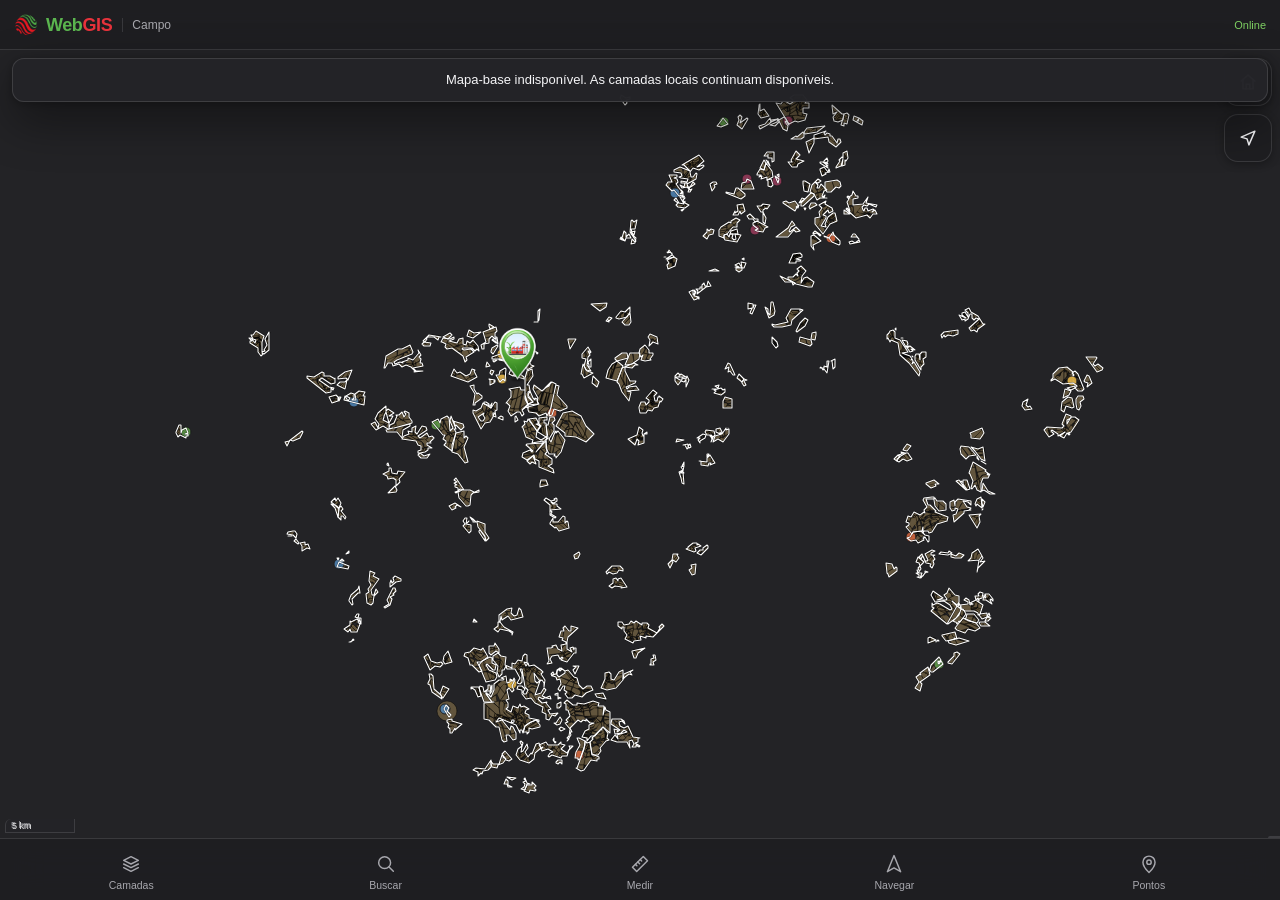
<file: mobile/index.html>
<!DOCTYPE html>
<html lang="pt-BR">
<head>
    <meta charset="UTF-8">
    <meta name="viewport" content="width=device-width, initial-scale=1, viewport-fit=cover">
    <meta name="theme-color" id="meta-theme-color" content="#1c1c1e">
    <meta name="description" content="Navegador de campo do WebGIS: mapa, busca, medição, GPS, pontos e trilhas no celular, mesmo offline.">
    <!-- connect-src https: e localhost permitem ler as camadas do servidor do app de campo (js/data/campo-api.js). -->
    <meta http-equiv="Content-Security-Policy" content="default-src 'self'; script-src 'self'; style-src 'self' 'unsafe-inline'; img-src 'self' data: blob: https://server.arcgisonline.com; connect-src 'self' https: http://localhost:* http://127.0.0.1:*; object-src 'none'; base-uri 'self'; form-action 'none'">

    <title>WebGIS Campo</title>
    <link rel="manifest" href="./manifest.webmanifest">
    <link rel="icon" href="../assets/png/favcon_red_green.png" type="image/png">
    <link rel="apple-touch-icon" href="../assets/icons/icon-192.png">
    <link rel="stylesheet" href="./vendor/leaflet.css">
    <link rel="stylesheet" href="./mobile.css">
</head>
<body>
    <svg width="0" height="0" class="sr-only" aria-hidden="true" focusable="false">
        <symbol id="m-navegar" viewBox="0 0 24 24"><path d="M12 2.8 19.2 20.4 12 16.3 4.8 20.4Z" stroke-linejoin="round"/></symbol>
        <symbol id="m-ponto" viewBox="0 0 24 24"><path d="M12 21.2s6.6-6.1 6.6-11.2a6.6 6.6 0 0 0-13.2 0c0 5.1 6.6 11.2 6.6 11.2Z" stroke-linejoin="round"/><circle cx="12" cy="10" r="2.4"/></symbol>
        <symbol id="m-mira" viewBox="0 0 24 24"><circle cx="12" cy="12" r="6.5"/><path d="M12 2.5v5M12 16.5v5M2.5 12h5M16.5 12h5" stroke-linecap="round"/></symbol>
        <symbol id="m-gravar" viewBox="0 0 24 24"><circle cx="12" cy="12" r="8.5"/><circle cx="12" cy="12" r="4" fill="currentColor"/></symbol>
        <symbol id="m-desfazer" viewBox="0 0 24 24"><path d="M9 7 4.5 11.5 9 16M5 11.5h9.5a5 5 0 0 1 0 10H12" stroke-linecap="round" stroke-linejoin="round"/></symbol>
        <symbol id="m-rota" viewBox="0 0 24 24"><circle cx="6" cy="18" r="2.4"/><circle cx="18" cy="6" r="2.4"/><path d="M8.2 17.2c6-1.4-1.6-7 7.6-10.4" stroke-linecap="round" stroke-dasharray="2.2 2.4"/></symbol>
    </svg>

    <header class="topbar">
        <div class="brand">
            <img class="brand-logo" src="../assets/png/favcon_red_green.png" alt="" width="24" height="24">
            <span class="brand-name">Web<span class="brand-accent">GIS</span></span>
            <span class="brand-suffix">Campo</span>
        </div>
        <div class="topbar-actions">
            <span id="network-status" class="network-status" role="status">Conectando</span>
            <button id="install-app" class="install-button" type="button" hidden>Instalar</button>
        </div>
    </header>

    <main>
        <div id="map" role="application" aria-label="Mapa de campo. Toque e segure para ver as coordenadas de um ponto."></div>
        <div id="loading-state" class="loading-state" role="status">Carregando dados do mapa…</div>
    </main>

    <div id="crosshair" class="crosshair" aria-hidden="true" hidden></div>

    <div class="map-overlay-top">
        <button id="gps-hud" class="gps-hud" type="button" aria-label="Detalhes da posição atual" hidden>
            <span class="hud-metrics">
                <span id="hud-accuracy" class="hud-metric">±— m</span>
                <span id="hud-speed" class="hud-metric">— km/h</span>
                <span id="hud-heading" class="hud-metric">—</span>
                <span id="hud-altitude" class="hud-metric">—</span>
            </span>
            <span id="hud-place" class="hud-place">Procurando sinal…</span>
        </button>
        <button id="nav-banner" class="nav-banner" type="button" aria-label="Abrir navegação" hidden>
            <span class="nav-banner-arrow" id="nav-banner-arrow"><svg class="icon" aria-hidden="true"><use href="#m-navegar"></use></svg></span>
            <span class="nav-banner-text">
                <strong id="nav-banner-distance">—</strong>
                <small id="nav-banner-name">Destino</small>
            </span>
        </button>
        <div id="recording-chip" class="recording-chip" role="status" hidden>
            <span class="recording-dot" aria-hidden="true"></span><span id="recording-chip-text">Gravando trilha</span>
        </div>
    </div>

    <div class="map-controls" aria-label="Controles do mapa">
        <button id="home-button" class="map-button" type="button" aria-label="Enquadrar as camadas">
            <svg class="icon" aria-hidden="true"><use href="../assets/icons/ui/sprite.svg#ic-inicio"></use></svg>
        </button>
        <button id="locate-button" class="map-button locate-button" type="button" aria-pressed="false" aria-label="Seguir minha posição">
            <svg class="icon" aria-hidden="true"><use href="../assets/icons/ui/sprite.svg#ic-localizacao"></use></svg>
        </button>
    </div>

    <section id="search-panel" class="search-panel" aria-label="Pesquisar no mapa" hidden>
        <form id="search-form" role="search">
            <label class="sr-only" for="search-input">Pesquisar nos dados ou digitar coordenadas</label>
            <input id="search-input" type="search" placeholder="Talhão, fazenda, coleta ou coordenada…" autocomplete="off" enterkeyhint="search">
            <button id="clear-search" class="icon-button" type="button" aria-label="Limpar pesquisa">
                <svg class="icon" aria-hidden="true"><use href="../assets/icons/ui/sprite.svg#ic-fechar"></use></svg>
            </button>
        </form>
        <p id="search-caption" class="search-caption"></p>
        <div id="search-results" class="search-results" aria-live="polite" hidden></div>
    </section>

    <section id="layers-sheet" class="bottom-sheet" aria-labelledby="layers-title" hidden>
        <button class="sheet-handle" type="button" aria-label="Recolher ou expandir"></button>
        <div class="sheet-heading">
            <h1 id="layers-title">Camadas</h1>
            <button class="icon-button close-sheet" type="button" aria-label="Fechar camadas">
                <svg class="icon" aria-hidden="true"><use href="../assets/icons/ui/sprite.svg#ic-fechar"></use></svg>
            </button>
        </div>
        <div class="sheet-body">
            <p id="campo-status" class="sheet-hint">Ative os dados que deseja consultar no mapa.</p>
            <div id="layer-list" class="layer-list"></div>
            <h2 class="sheet-subtitle">Mapa-base</h2>
            <div class="segmented-control three" role="radiogroup" aria-label="Mapa-base" id="basemap-options">
                <button class="segment-button" type="button" role="radio" data-basemap="satelite" aria-checked="false">Satélite</button>
                <button class="segment-button" type="button" role="radio" data-basemap="ruas" aria-checked="false">Ruas</button>
                <button class="segment-button" type="button" role="radio" data-basemap="nenhum" aria-checked="false">Nenhum</button>
            </div>
            <h2 class="sheet-subtitle">Aparência</h2>
            <div class="segmented-control" role="radiogroup" aria-label="Tema da interface" id="theme-options">
                <button class="segment-button" type="button" role="radio" data-theme-option="dark" aria-checked="false">Escuro</button>
                <button class="segment-button" type="button" role="radio" data-theme-option="light" aria-checked="false">Claro (sol forte)</button>
            </div>
        </div>
    </section>

    <section id="feature-sheet" class="bottom-sheet" aria-labelledby="feature-title" hidden>
        <button class="sheet-handle" type="button" aria-label="Recolher ou expandir"></button>
        <div class="sheet-heading">
            <div class="heading-text">
                <p id="feature-layer-name" class="side-panel-kicker"></p>
                <h1 id="feature-title">Detalhes</h1>
            </div>
            <button class="icon-button close-sheet" type="button" aria-label="Fechar detalhes">
                <svg class="icon" aria-hidden="true"><use href="../assets/icons/ui/sprite.svg#ic-fechar"></use></svg>
            </button>
        </div>
        <div id="feature-metrics" class="metric-chips"></div>
        <div class="sheet-actions start">
            <button id="feature-navigate" class="primary-button" type="button">
                <svg class="icon" aria-hidden="true"><use href="#m-navegar"></use></svg>Navegar até
            </button>
            <button id="feature-point" class="secondary-button" type="button">
                <svg class="icon" aria-hidden="true"><use href="#m-ponto"></use></svg>Coordenadas
            </button>
        </div>
        <div class="sheet-body">
            <dl id="feature-properties" class="feature-properties"></dl>
        </div>
    </section>

    <section id="style-sheet" class="bottom-sheet" aria-labelledby="style-title" hidden>
        <button class="sheet-handle" type="button" aria-label="Recolher ou expandir"></button>
        <div class="sheet-heading">
            <div class="heading-text">
                <p class="side-panel-kicker">PROPRIEDADES DA CAMADA</p>
                <h1 id="style-title">Simbologia</h1>
            </div>
            <button class="icon-button close-sheet" type="button" aria-label="Fechar simbologia">
                <svg class="icon" aria-hidden="true"><use href="../assets/icons/ui/sprite.svg#ic-fechar"></use></svg>
            </button>
        </div>
        <div class="sheet-body">
            <div id="style-controls" class="style-controls"></div>
        </div>
    </section>

    <section id="measure-sheet" class="bottom-sheet" aria-labelledby="measure-title" hidden>
        <button class="sheet-handle" type="button" aria-label="Recolher ou expandir"></button>
        <div class="sheet-heading">
            <div class="segmented-control compact" role="radiogroup" aria-label="Tipo de medição">
                <button id="measure-distance" class="segment-button" type="button" role="radio" aria-checked="true">Distância</button>
                <button id="measure-area" class="segment-button" type="button" role="radio" aria-checked="false">Área</button>
            </div>
            <h1 id="measure-title" class="sr-only">Medir</h1>
            <button class="icon-button close-sheet" type="button" aria-label="Fechar medição">
                <svg class="icon" aria-hidden="true"><use href="../assets/icons/ui/sprite.svg#ic-fechar"></use></svg>
            </button>
        </div>
        <output id="measure-result" class="measure-result" aria-live="polite">—</output>
        <p id="measure-details" class="measure-details">0 pontos</p>
        <div class="tool-row">
            <button id="measure-add-center" class="tool-button" type="button">
                <svg class="icon" aria-hidden="true"><use href="#m-mira"></use></svg><span>Mira</span>
            </button>
            <button id="measure-add-gps" class="tool-button" type="button">
                <svg class="icon" aria-hidden="true"><use href="../assets/icons/ui/sprite.svg#ic-localizacao"></use></svg><span>GPS</span>
            </button>
            <button id="measure-walk" class="tool-button" type="button" aria-pressed="false">
                <svg class="icon" aria-hidden="true"><use href="#m-gravar"></use></svg><span>Caminhar</span>
            </button>
            <button id="undo-measure-point" class="tool-button" type="button" disabled>
                <svg class="icon" aria-hidden="true"><use href="#m-desfazer"></use></svg><span>Desfazer</span>
            </button>
        </div>
        <div class="sheet-body">
            <p id="measure-instruction" class="sheet-hint">Toque no mapa, adicione o centro da mira ou sua posição GPS. Em “Caminhar”, os pontos entram sozinhos enquanto você anda.</p>
            <div class="sheet-actions">
                <button id="clear-measure" class="secondary-button" type="button" disabled>Limpar</button>
                <button id="copy-measure" class="secondary-button" type="button" disabled>
                    <svg class="icon" aria-hidden="true"><use href="../assets/icons/ui/sprite.svg#ic-copiar"></use></svg>Copiar
                </button>
                <button id="save-measure" class="primary-button" type="button" disabled>
                    <svg class="icon" aria-hidden="true"><use href="../assets/icons/ui/sprite.svg#ic-salvar"></use></svg>Salvar como trilha
                </button>
            </div>
        </div>
    </section>

    <section id="navigate-sheet" class="bottom-sheet" aria-labelledby="navigate-title" hidden>
        <button class="sheet-handle" type="button" aria-label="Recolher ou expandir"></button>
        <div class="sheet-heading">
            <div class="heading-text">
                <p class="side-panel-kicker" id="navigate-kicker">NAVEGAÇÃO</p>
                <h1 id="navigate-title">Navegar</h1>
            </div>
            <button class="icon-button close-sheet" type="button" aria-label="Fechar navegação">
                <svg class="icon" aria-hidden="true"><use href="../assets/icons/ui/sprite.svg#ic-fechar"></use></svg>
            </button>
        </div>

        <div id="navigate-active" class="navigate-active" hidden>
            <div class="compass" aria-hidden="true">
                <div id="compass-rose" class="compass-rose"><span class="compass-north">N</span></div>
                <div id="compass-arrow" class="compass-arrow"><svg viewBox="0 0 24 24"><use href="#m-navegar"></use></svg></div>
            </div>
            <div class="navigate-readout">
                <output id="navigate-distance" class="measure-result" aria-live="polite">—</output>
                <p id="navigate-bearing" class="measure-details">Azimute —</p>
                <p id="navigate-eta" class="measure-details"></p>
                <p id="navigate-heading-source" class="heading-source"></p>
            </div>
        </div>
        <div id="navigate-active-actions" class="sheet-actions start" hidden>
            <button id="navigate-stop" class="secondary-button" type="button">Encerrar</button>
            <button id="navigate-external" class="secondary-button" type="button">
                <svg class="icon" aria-hidden="true"><use href="#m-rota"></use></svg>Rota por estradas
            </button>
            <button id="navigate-save" class="secondary-button" type="button">
                <svg class="icon" aria-hidden="true"><use href="#m-ponto"></use></svg>Salvar
            </button>
        </div>

        <div class="sheet-body">
            <form id="goto-form" class="goto-form">
                <label for="goto-input" class="sheet-subtitle">Ir para coordenada</label>
                <div class="goto-row">
                    <input id="goto-input" type="text" inputmode="text" autocomplete="off" placeholder="-20.0868, -46.0424 · 23K 391015 7778573" enterkeyhint="go">
                    <button class="primary-button" type="submit">Ir</button>
                </div>
                <p id="goto-hint" class="style-help">Aceita graus decimais, graus-minutos-segundos e UTM (zona e banda). Para outro destino, abra uma feição ou um ponto salvo e toque em Navegar.</p>
            </form>

            <h2 class="sheet-subtitle">Trilha GPS</h2>
            <div class="track-panel">
                <div>
                    <output id="track-distance" class="track-value">0 m</output>
                    <p id="track-details" class="measure-details">Grave o caminho percorrido para salvar ou exportar.</p>
                </div>
                <div class="track-buttons">
                    <button id="track-toggle" class="primary-button" type="button"><svg class="icon" aria-hidden="true"><use href="#m-gravar"></use></svg><span>Gravar</span></button>
                    <button id="track-finish" class="secondary-button" type="button" disabled>Finalizar</button>
                </div>
            </div>

            <label class="style-check toggle-row">
                <input id="keep-awake" type="checkbox" checked>
                Manter a tela ligada com GPS, navegação ou gravação ativos
            </label>
            <p class="style-help">O navegador só lê o GPS com o app aberto e a tela ligada. Com a tela bloqueada, a trilha pausa.</p>
        </div>
    </section>

    <section id="points-sheet" class="bottom-sheet" aria-labelledby="points-title" hidden>
        <button class="sheet-handle" type="button" aria-label="Recolher ou expandir"></button>
        <div class="sheet-heading">
            <div class="heading-text">
                <p class="side-panel-kicker">SALVOS NESTE APARELHO</p>
                <h1 id="points-title">Pontos e trilhas</h1>
            </div>
            <button class="icon-button close-sheet" type="button" aria-label="Fechar pontos">
                <svg class="icon" aria-hidden="true"><use href="../assets/icons/ui/sprite.svg#ic-fechar"></use></svg>
            </button>
        </div>
        <div class="tool-row two">
            <button id="mark-gps" class="tool-button wide" type="button">
                <svg class="icon" aria-hidden="true"><use href="../assets/icons/ui/sprite.svg#ic-localizacao"></use></svg><span>Marcar minha posição</span>
            </button>
            <button id="mark-center" class="tool-button wide" type="button">
                <svg class="icon" aria-hidden="true"><use href="#m-mira"></use></svg><span>Marcar centro da mira</span>
            </button>
        </div>
        <div class="sheet-body">
            <div id="waypoint-list" class="item-list"></div>
            <h2 class="sheet-subtitle">Trilhas</h2>
            <div id="track-list" class="item-list"></div>
            <div class="sheet-actions">
                <button id="export-geojson" class="secondary-button" type="button">
                    <svg class="icon" aria-hidden="true"><use href="../assets/icons/ui/sprite.svg#ic-exportar"></use></svg>GeoJSON
                </button>
                <button id="export-gpx" class="primary-button" type="button">
                    <svg class="icon" aria-hidden="true"><use href="../assets/icons/ui/sprite.svg#ic-exportar"></use></svg>Exportar GPX
                </button>
            </div>
        </div>
    </section>

    <section id="point-sheet" class="bottom-sheet" aria-labelledby="point-title" hidden>
        <button class="sheet-handle" type="button" aria-label="Recolher ou expandir"></button>
        <div class="sheet-heading">
            <div class="heading-text">
                <p class="side-panel-kicker">WGS84 · SIRGAS 2000</p>
                <h1 id="point-title">Ponto</h1>
            </div>
            <button class="icon-button close-sheet" type="button" aria-label="Fechar ponto">
                <svg class="icon" aria-hidden="true"><use href="../assets/icons/ui/sprite.svg#ic-fechar"></use></svg>
            </button>
        </div>
        <output id="point-decimal" class="coordinate-value">—</output>
        <dl class="coordinate-grid">
            <div><dt>GMS</dt><dd id="point-dms">—</dd></div>
            <div><dt>UTM</dt><dd id="point-utm">—</dd></div>
            <div><dt>Local</dt><dd id="point-place">—</dd></div>
            <div><dt>De você</dt><dd id="point-from-me">GPS desligado</dd></div>
        </dl>
        <div class="sheet-actions start wrap">
            <button id="point-navigate" class="primary-button" type="button">
                <svg class="icon" aria-hidden="true"><use href="#m-navegar"></use></svg>Navegar
            </button>
            <button id="point-copy" class="secondary-button" type="button">
                <svg class="icon" aria-hidden="true"><use href="../assets/icons/ui/sprite.svg#ic-copiar"></use></svg>Copiar
            </button>
            <button id="point-share" class="secondary-button" type="button" hidden>
                <svg class="icon" aria-hidden="true"><use href="../assets/icons/ui/sprite.svg#ic-compartilhar"></use></svg>Enviar
            </button>
        </div>
        <div class="sheet-body">
            <form id="point-form" class="point-form">
                <label class="field-label">Nome<input id="point-name" type="text" maxlength="80" autocomplete="off" enterkeyhint="done"></label>
                <label class="field-label">Observação<textarea id="point-note" rows="2" maxlength="500"></textarea></label>
                <div class="sheet-actions">
                    <button id="point-delete" class="secondary-button danger" type="button" hidden>Excluir</button>
                    <button id="point-save" class="primary-button" type="submit">
                        <svg class="icon" aria-hidden="true"><use href="../assets/icons/ui/sprite.svg#ic-salvar"></use></svg><span>Salvar ponto</span>
                    </button>
                </div>
            </form>
        </div>
    </section>

    <nav class="bottom-nav" aria-label="Ferramentas de campo">
        <button id="layers-toggle" class="nav-action" type="button" aria-expanded="false" aria-controls="layers-sheet">
            <svg class="icon" aria-hidden="true"><use href="../assets/icons/ui/sprite.svg#ic-camadas-ui"></use></svg><span>Camadas</span>
        </button>
        <button id="search-toggle" class="nav-action" type="button" aria-expanded="false" aria-controls="search-panel">
            <svg class="icon" aria-hidden="true"><use href="../assets/icons/ui/sprite.svg#ic-busca"></use></svg><span>Buscar</span>
        </button>
        <button id="measure-toggle" class="nav-action" type="button" aria-expanded="false" aria-controls="measure-sheet">
            <svg class="icon" aria-hidden="true"><use href="../assets/icons/ui/sprite.svg#ic-medir"></use></svg><span>Medir</span>
        </button>
        <button id="navigate-toggle" class="nav-action" type="button" aria-expanded="false" aria-controls="navigate-sheet">
            <svg class="icon" aria-hidden="true"><use href="#m-navegar"></use></svg><span>Navegar</span>
        </button>
        <button id="points-toggle" class="nav-action" type="button" aria-expanded="false" aria-controls="points-sheet">
            <svg class="icon" aria-hidden="true"><use href="#m-ponto"></use></svg><span>Pontos</span>
        </button>
    </nav>

    <div id="toast" class="toast" role="status" aria-live="polite" hidden></div>

    <script src="./vendor/leaflet.js"></script>
    <script type="module" src="./mobile.js"></script>
</body>
</html>
</file>
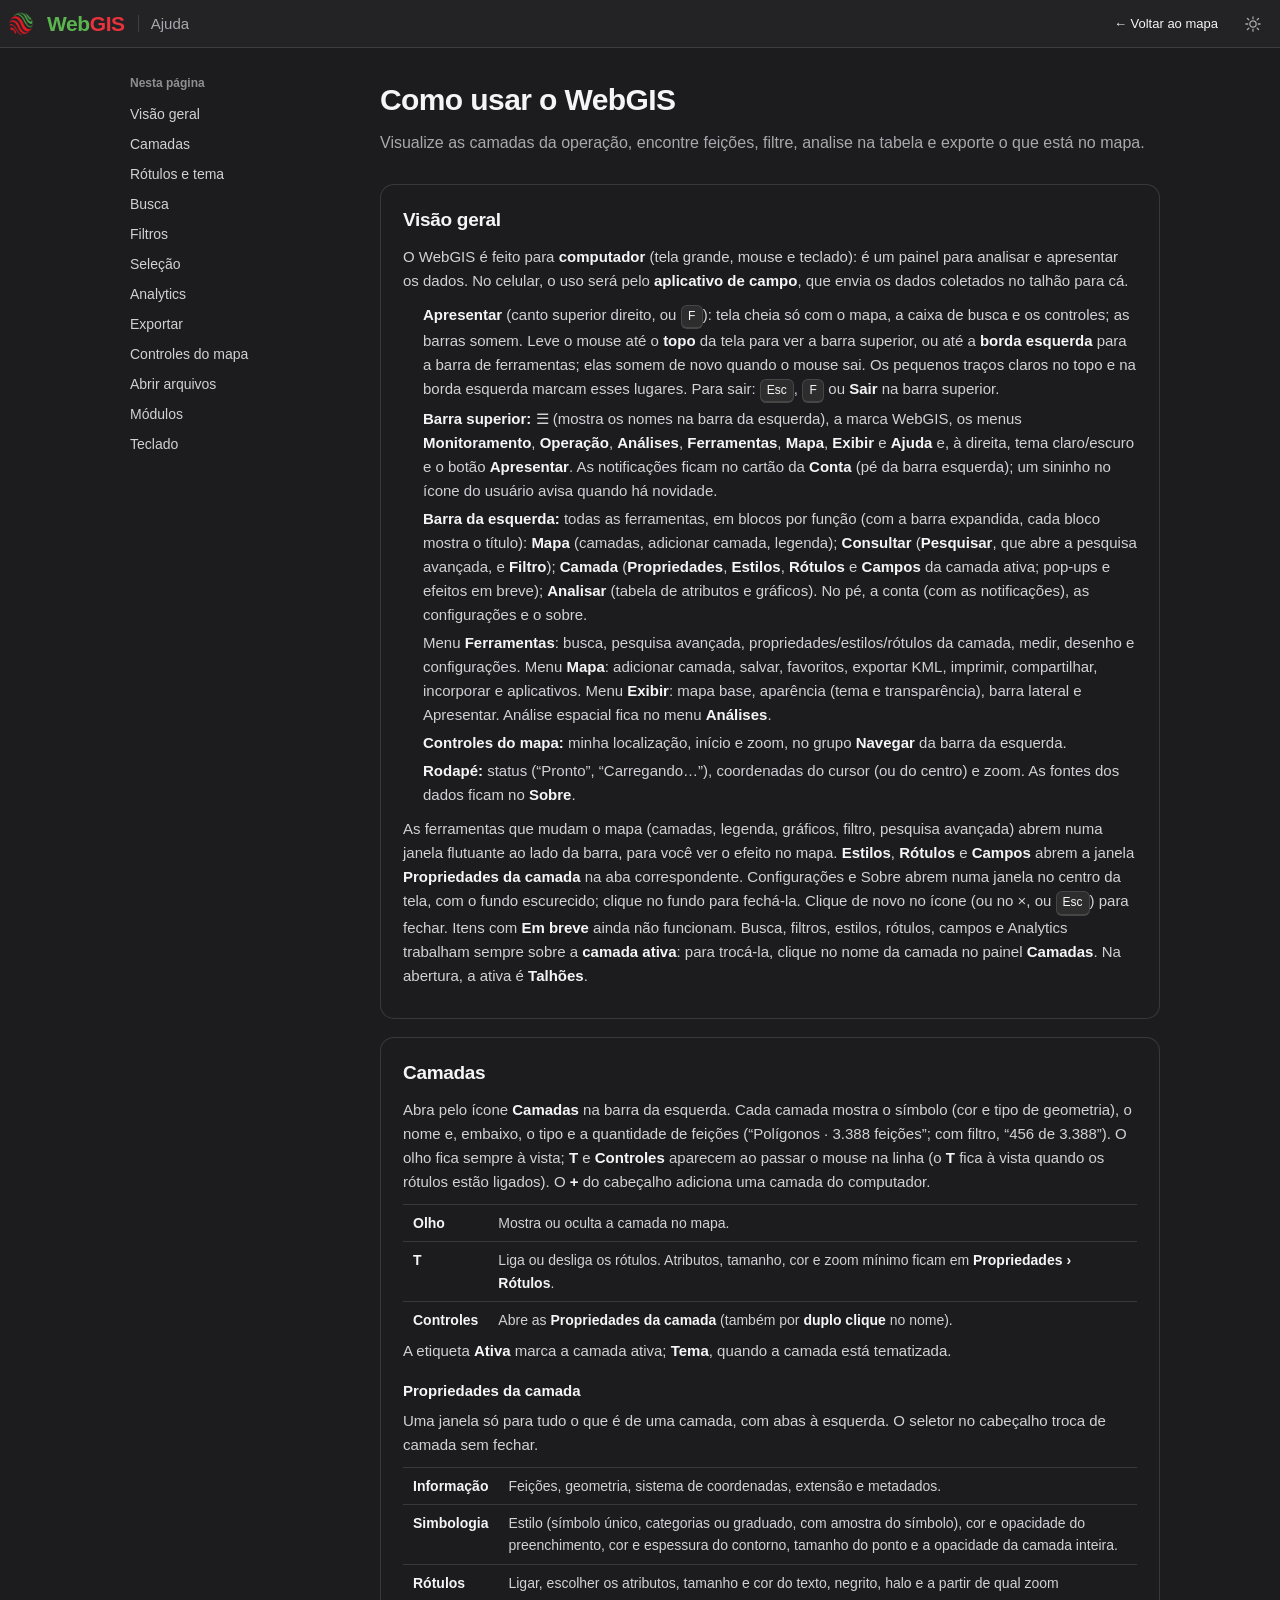
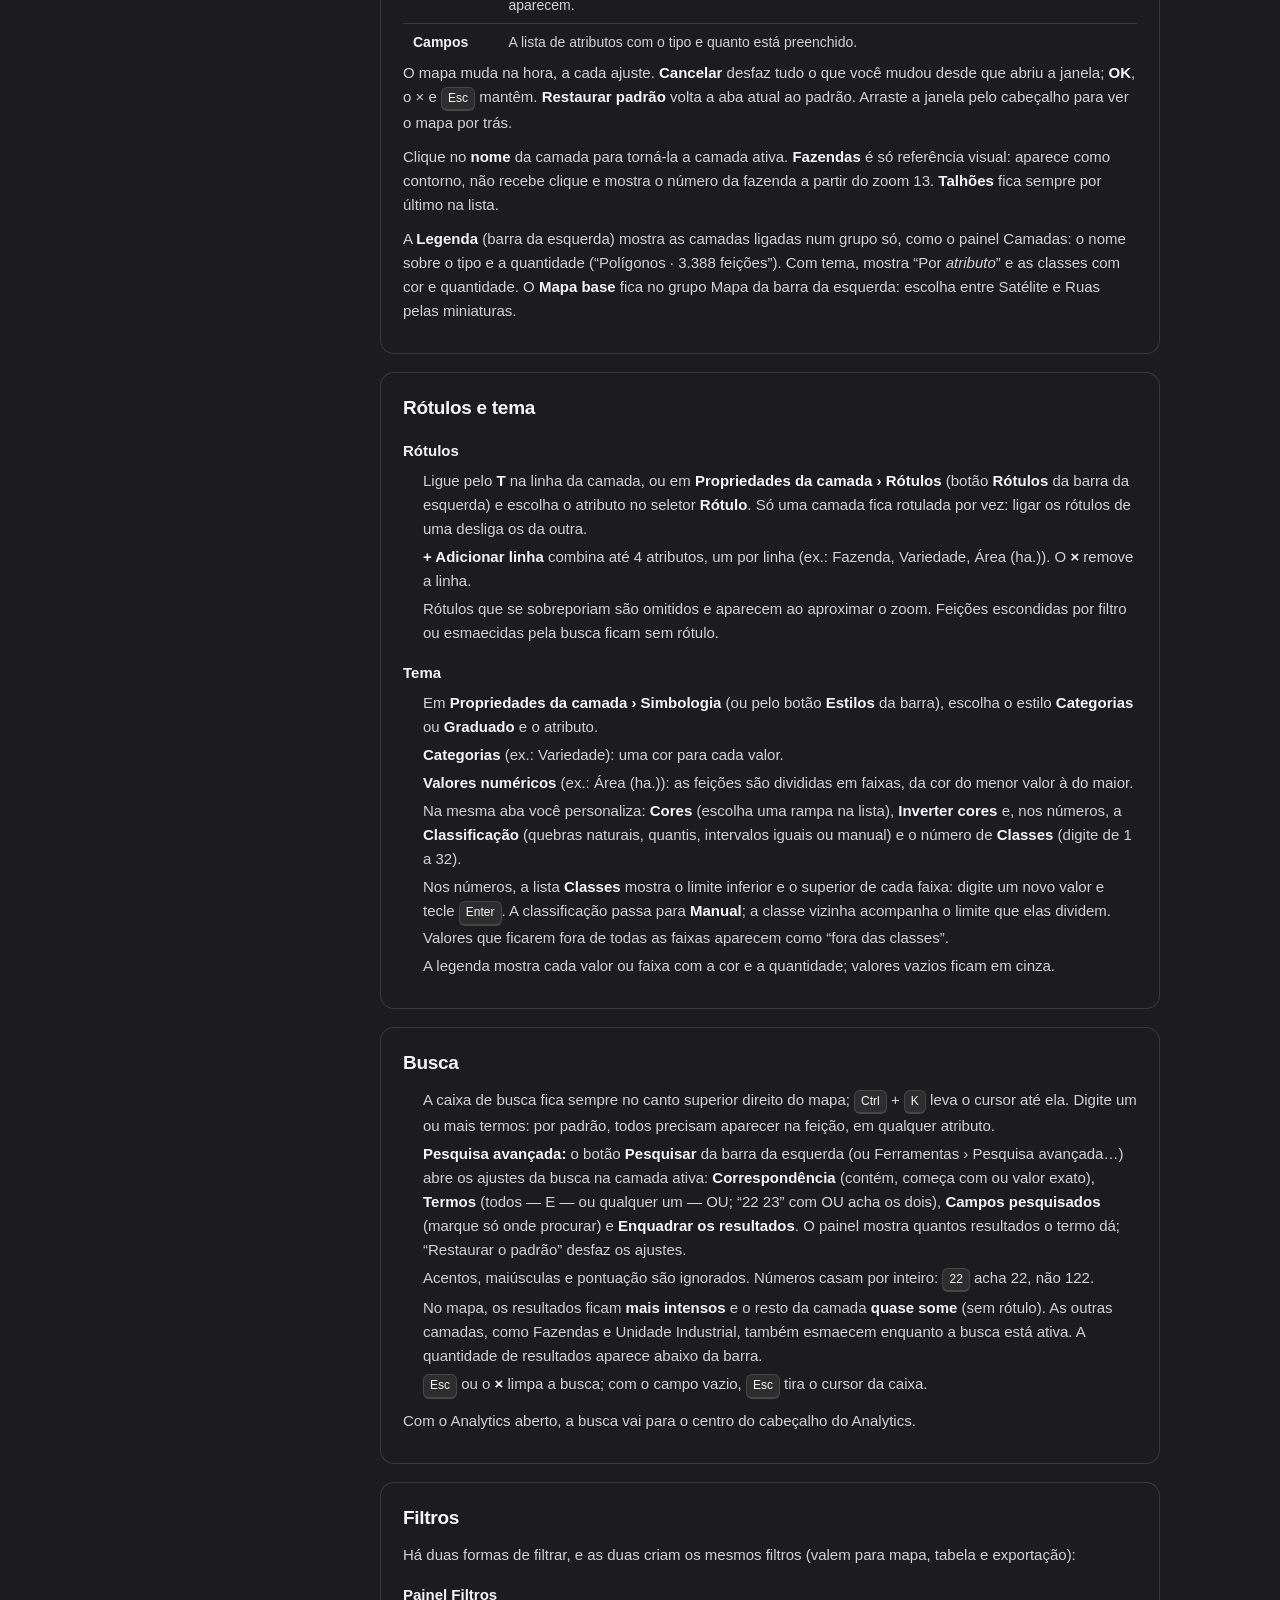
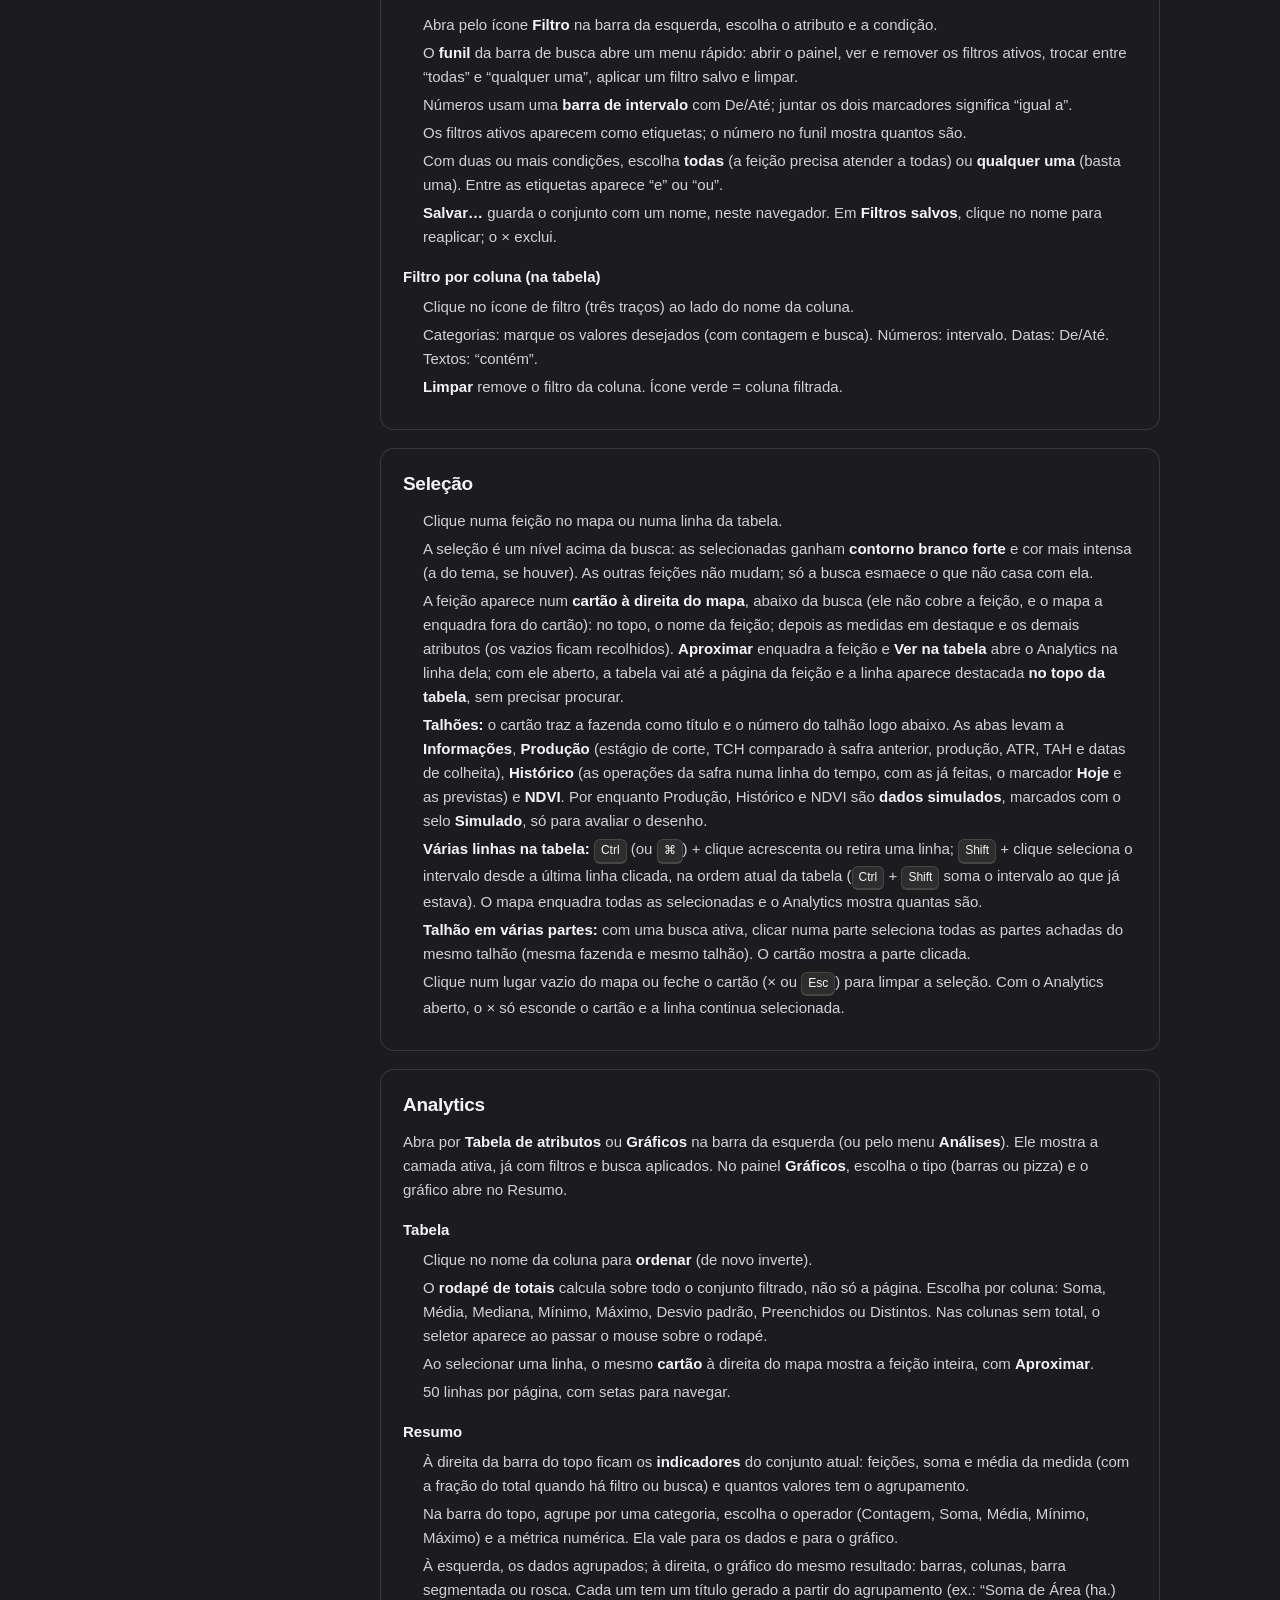
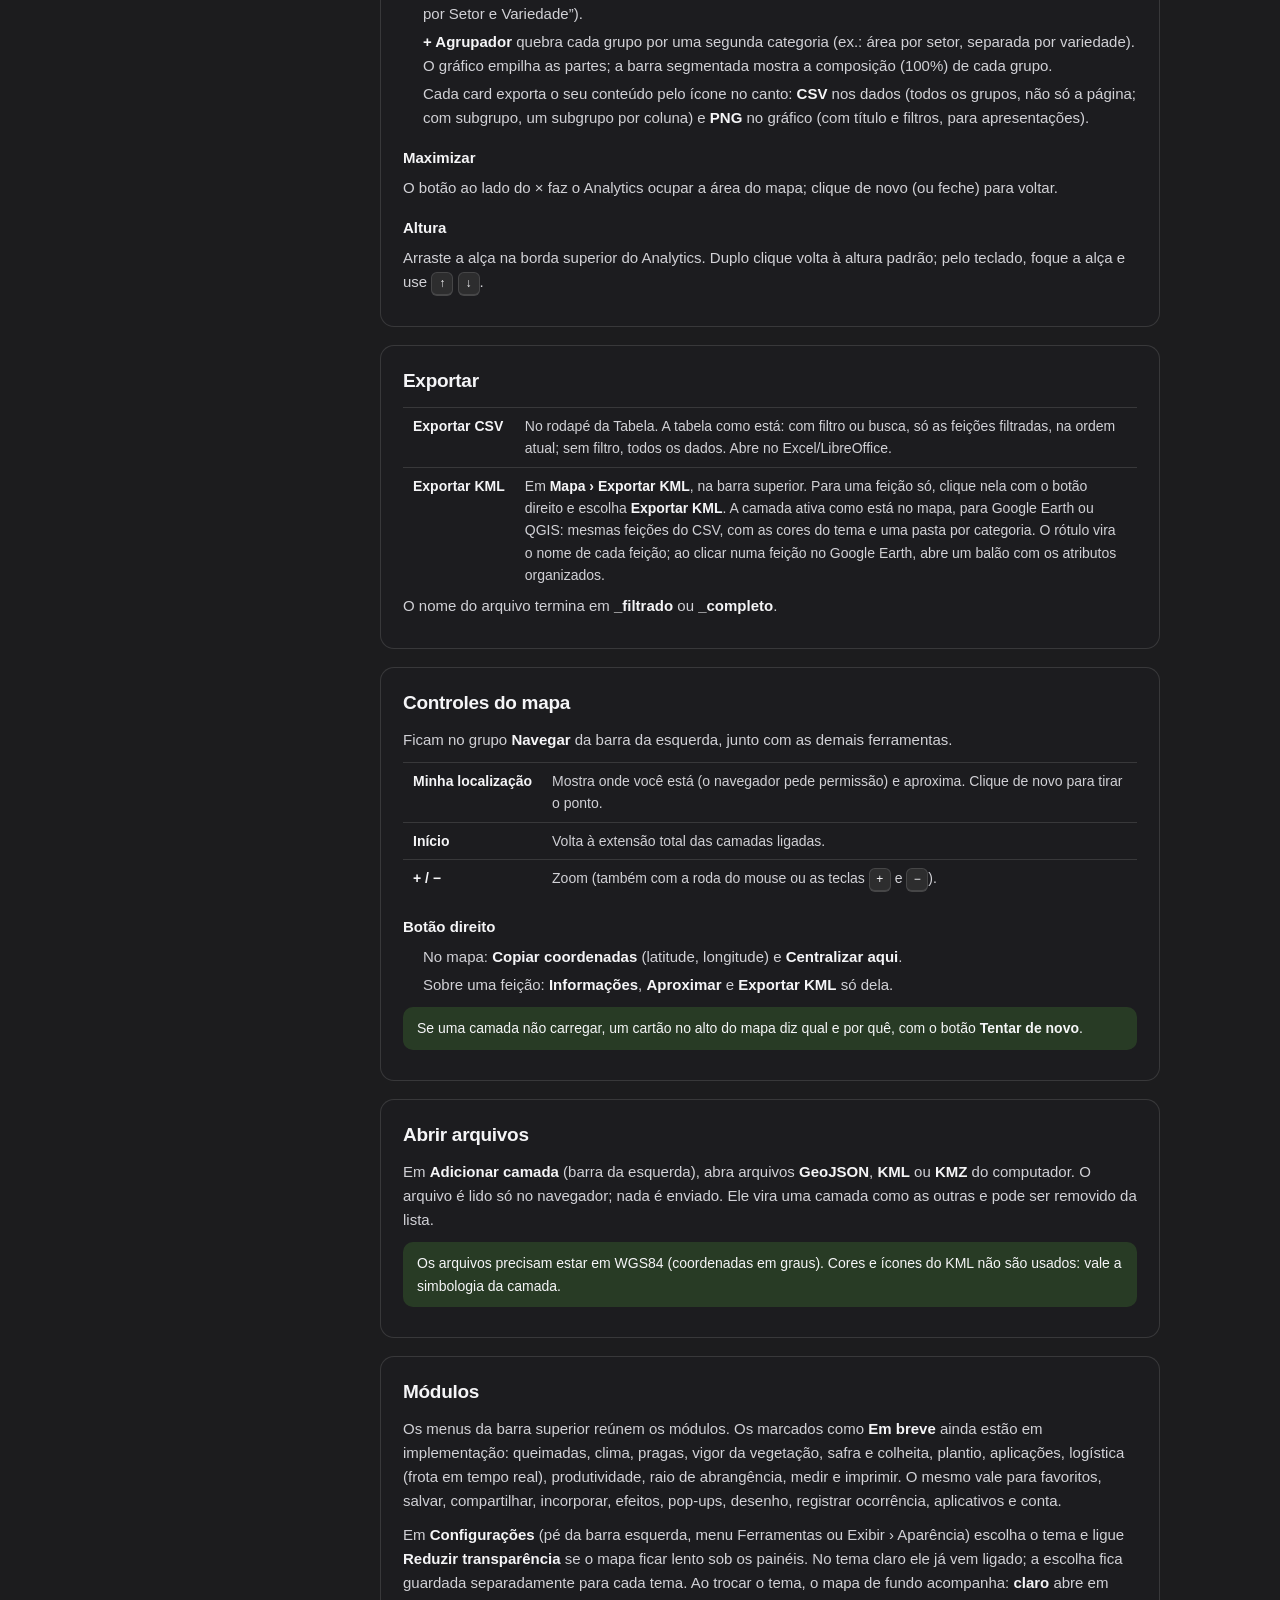
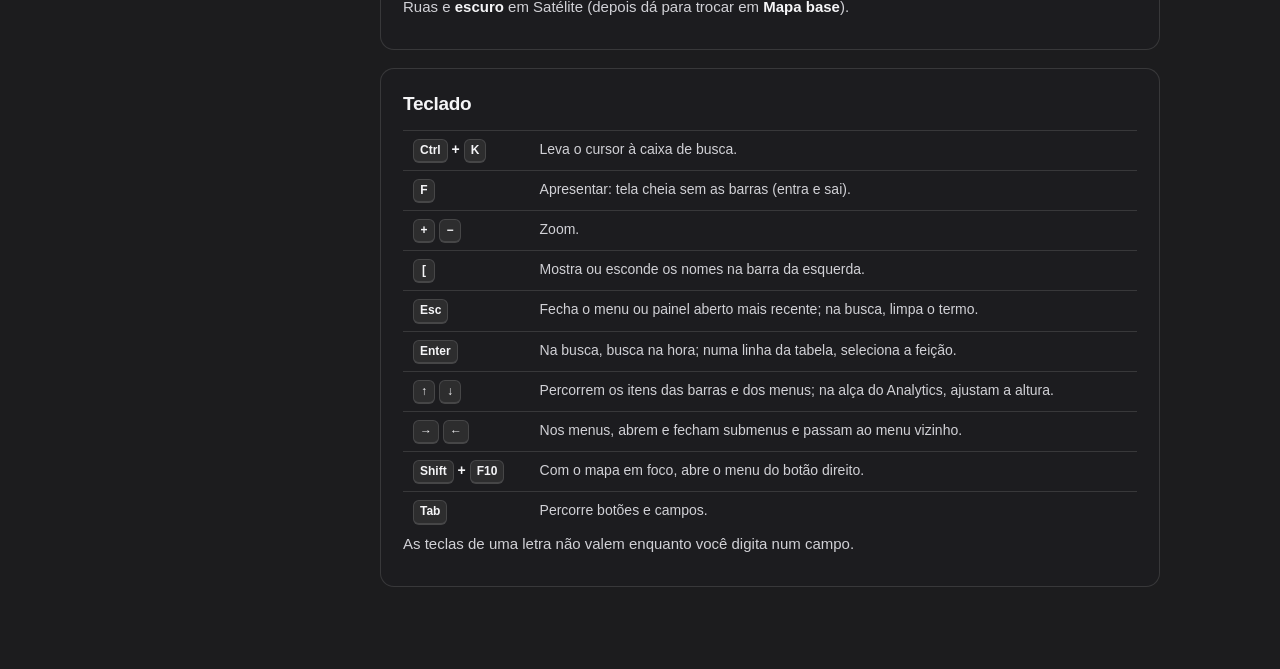
<file: ajuda.html>
<!DOCTYPE html>
<html lang="pt-BR">

<head>
    <meta charset="UTF-8">
    <meta name="viewport" content="width=device-width, initial-scale=1.0">

    <title>Ajuda · WebGIS</title>
    <meta name="description" content="Guia de uso do WebGIS: camadas, busca, filtros, Analytics, exportação e controles do mapa.">
    <meta name="theme-color" id="meta-theme-color" content="#1c1c1e">

    <!-- Mesma CSP do mapa; o hash corresponde ao script de tema abaixo (idêntico ao do index.html). -->
    <meta
        http-equiv="Content-Security-Policy"
        content="default-src 'self'; script-src 'self' 'sha256-5VChX8X2tOFSpdbvpNxURqT/QXo24LC3D2YyUNdts7Y='; style-src 'self' 'unsafe-inline'; img-src 'self' data:; object-src 'none'; base-uri 'self'; form-action 'none'"
    >

    <link rel="icon" href="assets/icons/favicon.ico" sizes="any">
    <link rel="icon" type="image/png" href="assets/png/favcon_red_green.png">
    <link rel="manifest" href="manifest.webmanifest">
    <link rel="stylesheet" href="css/style.css?v=20261112b">

    <script>(function(){var t="dark";try{if(localStorage.getItem("webgis-theme")==="light"){t="light";}}catch(e){}document.documentElement.setAttribute("data-theme",t);})();</script>

    <style>
        /* Página de leitura: rola normalmente (o mapa usa altura fixa). */
        html,
        body {
            height: auto;
            min-height: 100%;
            overflow: auto;
            background: var(--color-bg);
        }

        .help-topbar {
            position: sticky;
            top: 0;
        }

        .help-back {
            display: inline-flex;
            align-items: center;
            gap: 6px;
            height: 32px;
            padding: 0 14px;
            border-radius: 999px;
            background: transparent;
            color: var(--text);
            font-size: 13px;
            font-weight: 500;
            text-decoration: none;
        }

        .help-back:hover {
            background: var(--segment-selected);
            box-shadow: var(--shadow-segment);
        }

        .help-layout {
            max-width: 1080px;
            margin: 0 auto;
            padding: 28px 20px 64px;
            display: grid;
            grid-template-columns: 220px minmax(0, 1fr);
            gap: 40px;
            align-items: start;
        }

        .help-nav {
            position: sticky;
            top: calc(var(--topbar-h) + 24px);
            display: grid;
            gap: 2px;
        }

        .help-nav p {
            margin: 0 10px 8px;
            color: var(--color-text-subtle);
            font-size: 12px;
            font-weight: 600;
        }

        .help-nav a {
            padding: 6px 10px;
            border-radius: 8px;
            color: var(--color-text-label);
            font-size: 14px;
            text-decoration: none;
        }

        .help-nav a:hover {
            background: var(--hover-bg);
            color: var(--text);
        }

        .help-content {
            color: var(--color-text-label);
            font-size: 15px;
            line-height: 1.6;
        }

        .help-content h1 {
            margin: 0 0 6px;
            color: var(--text);
            font-size: 30px;
            letter-spacing: -0.6px;
        }

        .help-lead {
            margin: 0 0 28px;
            color: var(--text-muted);
            font-size: 16px;
        }

        .help-section {
            margin-bottom: 18px;
            padding: 20px 22px;
            border: 0.5px solid var(--border-hairline);
            border-radius: 14px;
            background: var(--glass-bg);
            scroll-margin-top: calc(var(--topbar-h) + 16px);
        }

        .help-section h2 {
            margin: 0 0 10px;
            color: var(--text);
            font-size: 19px;
            letter-spacing: -0.3px;
        }

        .help-section h3 {
            margin: 16px 0 6px;
            color: var(--text);
            font-size: 15px;
        }

        .help-section p {
            margin: 0 0 10px;
        }

        .help-section ul {
            margin: 0 0 10px;
            padding-left: 20px;
        }

        .help-section li {
            margin-bottom: 4px;
        }

        .help-section strong {
            color: var(--text);
        }

        kbd {
            display: inline-block;
            min-width: 22px;
            padding: 1px 6px;
            border: 1px solid var(--border-hairline);
            border-bottom-width: 2px;
            border-radius: 6px;
            background: var(--color-surface-solid);
            color: var(--text);
            font-family: inherit;
            font-size: 12px;
            text-align: center;
        }

        .help-table {
            width: 100%;
            border-collapse: collapse;
            font-size: 14px;
        }

        .help-table th,
        .help-table td {
            padding: 7px 10px;
            border-top: 1px solid var(--border-hairline);
            text-align: left;
            vertical-align: top;
        }

        .help-table th {
            color: var(--text);
            font-weight: 600;
            white-space: nowrap;
        }

        .help-tip {
            margin-top: 10px;
            padding: 10px 14px;
            border-radius: 10px;
            background: var(--accent-soft);
            color: var(--text);
            font-size: 14px;
        }

        @media (max-width: 820px) {
            .help-layout {
                grid-template-columns: 1fr;
                gap: 20px;
            }

            .help-nav {
                position: static;
                grid-template-columns: repeat(auto-fill, minmax(150px, 1fr));
            }

            .help-nav p {
                grid-column: 1 / -1;
            }
        }
    </style>
</head>

<body>
    <header class="topbar help-topbar">
        <div class="brand">
            <img class="brand-logo" src="assets/png/favcon_red_green.png" alt="" width="28" height="28">
            <span class="brand-name">Web<span class="brand-accent">GIS</span></span><span class="brand-suffix">Ajuda</span>
        </div>

        <div></div>

        <div class="topbar-actions">
            <a class="help-back" href="index.html">← Voltar ao mapa</a>

            <button class="topbar-icon-button theme-toggle" id="theme-toggle" type="button" aria-label="Ativar modo claro" aria-pressed="true" title="Alternar tema">
                <svg class="theme-icon theme-icon-moon" viewBox="0 0 24 24" fill="none" aria-hidden="true">
                    <path d="M21 12.79A9 9 0 1 1 11.21 3 7 7 0 0 0 21 12.79Z" stroke="currentColor" stroke-width="1.7" stroke-linecap="round" stroke-linejoin="round"/>
                </svg>
                <svg class="theme-icon theme-icon-sun" viewBox="0 0 24 24" fill="none" aria-hidden="true">
                    <circle cx="12" cy="12" r="4.2" stroke="currentColor" stroke-width="1.7"/>
                    <path d="M12 2.5V5M12 19V21.5M4.6 4.6L6.4 6.4M17.6 17.6L19.4 19.4M2.5 12H5M19 12H21.5M4.6 19.4L6.4 17.6M17.6 6.4L19.4 4.6" stroke="currentColor" stroke-width="1.7" stroke-linecap="round" stroke-linejoin="round"/>
                </svg>
            </button>
        </div>
    </header>

    <div class="help-layout">
        <nav class="help-nav" aria-label="Seções da ajuda">
            <p>Nesta página</p>
            <a href="#visao-geral">Visão geral</a>
            <a href="#camadas">Camadas</a>
            <a href="#rotulos-tema">Rótulos e tema</a>
            <a href="#busca">Busca</a>
            <a href="#filtros">Filtros</a>
            <a href="#selecao">Seleção</a>
            <a href="#dashboard">Analytics</a>
            <a href="#exportar">Exportar</a>
            <a href="#mapa">Controles do mapa</a>
            <a href="#arquivos">Abrir arquivos</a>
            <a href="#modulos">Módulos</a>
            <a href="#teclado">Teclado</a>
        </nav>

        <main class="help-content">
            <h1>Como usar o WebGIS</h1>
            <p class="help-lead">Visualize as camadas da operação, encontre feições, filtre, analise na tabela e exporte o que está no mapa.</p>

            <section class="help-section" id="visao-geral">
                <h2>Visão geral</h2>
                <p>O WebGIS é feito para <strong>computador</strong> (tela grande, mouse e teclado): é um painel para analisar e apresentar os dados. No celular, o uso será pelo <strong>aplicativo de campo</strong>, que envia os dados coletados no talhão para cá.</p>
                <ul>
                    <li><strong>Apresentar</strong> (canto superior direito, ou <kbd>F</kbd>): tela cheia só com o mapa, a caixa de busca e os controles; as barras somem. Leve o mouse até o <strong>topo</strong> da tela para ver a barra superior, ou até a <strong>borda esquerda</strong> para a barra de ferramentas; elas somem de novo quando o mouse sai. Os pequenos traços claros no topo e na borda esquerda marcam esses lugares. Para sair: <kbd>Esc</kbd>, <kbd>F</kbd> ou <strong>Sair</strong> na barra superior.</li>
                    <li><strong>Barra superior:</strong> ☰ (mostra os nomes na barra da esquerda), a marca WebGIS, os menus <strong>Monitoramento</strong>, <strong>Operação</strong>, <strong>Análises</strong>, <strong>Ferramentas</strong>, <strong>Mapa</strong>, <strong>Exibir</strong> e <strong>Ajuda</strong> e, à direita, tema claro/escuro e o botão <strong>Apresentar</strong>. As notificações ficam no cartão da <strong>Conta</strong> (pé da barra esquerda); um sininho no ícone do usuário avisa quando há novidade.</li>
                    <li><strong>Barra da esquerda:</strong> todas as ferramentas, em blocos por função (com a barra expandida, cada bloco mostra o título):
                        <strong>Mapa</strong> (camadas, adicionar camada, legenda);
                        <strong>Consultar</strong> (<strong>Pesquisar</strong>, que abre a pesquisa avançada, e <strong>Filtro</strong>);
                        <strong>Camada</strong> (<strong>Propriedades</strong>, <strong>Estilos</strong>, <strong>Rótulos</strong> e <strong>Campos</strong> da camada ativa; pop-ups e efeitos em breve);
                        <strong>Analisar</strong> (tabela de atributos e gráficos).
                        No pé, a conta (com as notificações), as configurações e o sobre.</li>
                    <li>Menu <strong>Ferramentas</strong>: busca, pesquisa avançada, propriedades/estilos/rótulos da camada, medir, desenho e configurações. Menu <strong>Mapa</strong>: adicionar camada, salvar, favoritos, exportar KML, imprimir, compartilhar, incorporar e aplicativos. Menu <strong>Exibir</strong>: mapa base, aparência (tema e transparência), barra lateral e Apresentar. Análise espacial fica no menu <strong>Análises</strong>.</li>
                    <li><strong>Controles do mapa:</strong> minha localização, início e zoom, no grupo <strong>Navegar</strong> da barra da esquerda.</li>
                    <li><strong>Rodapé:</strong> status (“Pronto”, “Carregando…”), coordenadas do cursor (ou do centro) e zoom. As fontes dos dados ficam no <strong>Sobre</strong>.</li>
                </ul>
                <p>As ferramentas que mudam o mapa (camadas, legenda, gráficos, filtro, pesquisa avançada) abrem numa janela flutuante ao lado da barra, para você ver o efeito no mapa. <strong>Estilos</strong>, <strong>Rótulos</strong> e <strong>Campos</strong> abrem a janela <strong>Propriedades da camada</strong> na aba correspondente. Configurações e Sobre abrem numa janela no centro da tela, com o fundo escurecido; clique no fundo para fechá-la. Clique de novo no ícone (ou no ×, ou <kbd>Esc</kbd>) para fechar. Itens com <strong>Em breve</strong> ainda não funcionam. Busca, filtros, estilos, rótulos, campos e Analytics trabalham sempre sobre a <strong>camada ativa</strong>: para trocá-la, clique no nome da camada no painel <strong>Camadas</strong>. Na abertura, a ativa é <strong>Talhões</strong>.</p>
            </section>

            <section class="help-section" id="camadas">
                <h2>Camadas</h2>
                <p>Abra pelo ícone <strong>Camadas</strong> na barra da esquerda. Cada camada mostra o símbolo (cor e tipo de geometria), o nome e, embaixo, o tipo e a quantidade de feições (“Polígonos · 3.388 feições”; com filtro, “456 de 3.388”). O olho fica sempre à vista; <strong>T</strong> e <strong>Controles</strong> aparecem ao passar o mouse na linha (o <strong>T</strong> fica à vista quando os rótulos estão ligados). O <strong>+</strong> do cabeçalho adiciona uma camada do computador.</p>
                <table class="help-table">
                    <tr><th>Olho</th><td>Mostra ou oculta a camada no mapa.</td></tr>
                    <tr><th>T</th><td>Liga ou desliga os rótulos. Atributos, tamanho, cor e zoom mínimo ficam em <strong>Propriedades › Rótulos</strong>.</td></tr>
                    <tr><th>Controles</th><td>Abre as <strong>Propriedades da camada</strong> (também por <strong>duplo clique</strong> no nome).</td></tr>
                </table>
                <p>A etiqueta <strong>Ativa</strong> marca a camada ativa; <strong>Tema</strong>, quando a camada está tematizada.</p>
                <h3>Propriedades da camada</h3>
                <p>Uma janela só para tudo o que é de uma camada, com abas à esquerda. O seletor no cabeçalho troca de camada sem fechar.</p>
                <table class="help-table">
                    <tr><th>Informação</th><td>Feições, geometria, sistema de coordenadas, extensão e metadados.</td></tr>
                    <tr><th>Simbologia</th><td>Estilo (símbolo único, categorias ou graduado, com amostra do símbolo), cor e opacidade do preenchimento, cor e espessura do contorno, tamanho do ponto e a opacidade da camada inteira.</td></tr>
                    <tr><th>Rótulos</th><td>Ligar, escolher os atributos, tamanho e cor do texto, negrito, halo e a partir de qual zoom aparecem.</td></tr>
                    <tr><th>Campos</th><td>A lista de atributos com o tipo e quanto está preenchido.</td></tr>
                </table>
                <p>O mapa muda na hora, a cada ajuste. <strong>Cancelar</strong> desfaz tudo o que você mudou desde que abriu a janela; <strong>OK</strong>, o × e <kbd>Esc</kbd> mantêm. <strong>Restaurar padrão</strong> volta a aba atual ao padrão. Arraste a janela pelo cabeçalho para ver o mapa por trás.</p>
                <p>Clique no <strong>nome</strong> da camada para torná-la a camada ativa. <strong>Fazendas</strong> é só referência visual: aparece como contorno, não recebe clique e mostra o número da fazenda a partir do zoom 13. <strong>Talhões</strong> fica sempre por último na lista.</p>
                <p>A <strong>Legenda</strong> (barra da esquerda) mostra as camadas ligadas num grupo só, como o painel Camadas: o nome sobre o tipo e a quantidade (“Polígonos · 3.388 feições”). Com tema, mostra “Por <em>atributo</em>” e as classes com cor e quantidade. O <strong>Mapa base</strong> fica no grupo Mapa da barra da esquerda: escolha entre Satélite e Ruas pelas miniaturas.</p>
            </section>

            <section class="help-section" id="rotulos-tema">
                <h2>Rótulos e tema</h2>
                <h3>Rótulos</h3>
                <ul>
                    <li>Ligue pelo <strong>T</strong> na linha da camada, ou em <strong>Propriedades da camada › Rótulos</strong> (botão <strong>Rótulos</strong> da barra da esquerda) e escolha o atributo no seletor <strong>Rótulo</strong>. Só uma camada fica rotulada por vez: ligar os rótulos de uma desliga os da outra.</li>
                    <li><strong>+ Adicionar linha</strong> combina até 4 atributos, um por linha (ex.: Fazenda, Variedade, Área (ha.)). O <strong>×</strong> remove a linha.</li>
                    <li>Rótulos que se sobreporiam são omitidos e aparecem ao aproximar o zoom. Feições escondidas por filtro ou esmaecidas pela busca ficam sem rótulo.</li>
                </ul>
                <h3>Tema</h3>
                <ul>
                    <li>Em <strong>Propriedades da camada › Simbologia</strong> (ou pelo botão <strong>Estilos</strong> da barra), escolha o estilo <strong>Categorias</strong> ou <strong>Graduado</strong> e o atributo.</li>
                    <li><strong>Categorias</strong> (ex.: Variedade): uma cor para cada valor.</li>
                    <li><strong>Valores numéricos</strong> (ex.: Área (ha.)): as feições são divididas em faixas, da cor do menor valor à do maior.</li>
                    <li>Na mesma aba você personaliza: <strong>Cores</strong> (escolha uma rampa na lista), <strong>Inverter cores</strong> e, nos números, a <strong>Classificação</strong> (quebras naturais, quantis, intervalos iguais ou manual) e o número de <strong>Classes</strong> (digite de 1 a 32).</li>
                    <li>Nos números, a lista <strong>Classes</strong> mostra o limite inferior e o superior de cada faixa: digite um novo valor e tecle <kbd>Enter</kbd>. A classificação passa para <strong>Manual</strong>; a classe vizinha acompanha o limite que elas dividem. Valores que ficarem fora de todas as faixas aparecem como “fora das classes”.</li>
                    <li>A legenda mostra cada valor ou faixa com a cor e a quantidade; valores vazios ficam em cinza.</li>
                </ul>
            </section>

            <section class="help-section" id="busca">
                <h2>Busca</h2>
                <ul>
                    <li>A caixa de busca fica sempre no canto superior direito do mapa; <kbd>Ctrl</kbd> + <kbd>K</kbd> leva o cursor até ela. Digite um ou mais termos: por padrão, todos precisam aparecer na feição, em qualquer atributo.</li>
                    <li><strong>Pesquisa avançada:</strong> o botão <strong>Pesquisar</strong> da barra da esquerda (ou Ferramentas › Pesquisa avançada…) abre os ajustes da busca na camada ativa: <strong>Correspondência</strong> (contém, começa com ou valor exato), <strong>Termos</strong> (todos — E — ou qualquer um — OU; “22 23” com OU acha os dois), <strong>Campos pesquisados</strong> (marque só onde procurar) e <strong>Enquadrar os resultados</strong>. O painel mostra quantos resultados o termo dá; “Restaurar o padrão” desfaz os ajustes.</li>
                    <li>Acentos, maiúsculas e pontuação são ignorados. Números casam por inteiro: <kbd>22</kbd> acha 22, não 122.</li>
                    <li>No mapa, os resultados ficam <strong>mais intensos</strong> e o resto da camada <strong>quase some</strong> (sem rótulo). As outras camadas, como Fazendas e Unidade Industrial, também esmaecem enquanto a busca está ativa. A quantidade de resultados aparece abaixo da barra.</li>
                    <li><kbd>Esc</kbd> ou o <strong>×</strong> limpa a busca; com o campo vazio, <kbd>Esc</kbd> tira o cursor da caixa.</li>
                </ul>
                <p>Com o Analytics aberto, a busca vai para o centro do cabeçalho do Analytics.</p>
            </section>

            <section class="help-section" id="filtros">
                <h2>Filtros</h2>
                <p>Há duas formas de filtrar, e as duas criam os mesmos filtros (valem para mapa, tabela e exportação):</p>
                <h3>Painel Filtros</h3>
                <ul>
                    <li>Abra pelo ícone <strong>Filtro</strong> na barra da esquerda, escolha o atributo e a condição.</li>
                    <li>O <strong>funil</strong> da barra de busca abre um menu rápido: abrir o painel, ver e remover os filtros ativos, trocar entre “todas” e “qualquer uma”, aplicar um filtro salvo e limpar.</li>
                    <li>Números usam uma <strong>barra de intervalo</strong> com De/Até; juntar os dois marcadores significa “igual a”.</li>
                    <li>Os filtros ativos aparecem como etiquetas; o número no funil mostra quantos são.</li>
                    <li>Com duas ou mais condições, escolha <strong>todas</strong> (a feição precisa atender a todas) ou <strong>qualquer uma</strong> (basta uma). Entre as etiquetas aparece “e” ou “ou”.</li>
                    <li><strong>Salvar…</strong> guarda o conjunto com um nome, neste navegador. Em <strong>Filtros salvos</strong>, clique no nome para reaplicar; o × exclui.</li>
                </ul>
                <h3>Filtro por coluna (na tabela)</h3>
                <ul>
                    <li>Clique no ícone de filtro (três traços) ao lado do nome da coluna.</li>
                    <li>Categorias: marque os valores desejados (com contagem e busca). Números: intervalo. Datas: De/Até. Textos: “contém”.</li>
                    <li><strong>Limpar</strong> remove o filtro da coluna. Ícone verde = coluna filtrada.</li>
                </ul>
            </section>

            <section class="help-section" id="selecao">
                <h2>Seleção</h2>
                <ul>
                    <li>Clique numa feição no mapa ou numa linha da tabela.</li>
                    <li>A seleção é um nível acima da busca: as selecionadas ganham <strong>contorno branco forte</strong> e cor mais intensa (a do tema, se houver). As outras feições não mudam; só a busca esmaece o que não casa com ela.</li>
                    <li>A feição aparece num <strong>cartão à direita do mapa</strong>, abaixo da busca (ele não cobre a feição, e o mapa a enquadra fora do cartão): no topo, o nome da feição; depois as medidas em destaque e os demais atributos (os vazios ficam recolhidos). <strong>Aproximar</strong> enquadra a feição e <strong>Ver na tabela</strong> abre o Analytics na linha dela; com ele aberto, a tabela vai até a página da feição e a linha aparece destacada <strong>no topo da tabela</strong>, sem precisar procurar.</li>
                    <li><strong>Talhões:</strong> o cartão traz a fazenda como título e o número do talhão logo abaixo. As abas levam a <strong>Informações</strong>, <strong>Produção</strong> (estágio de corte, TCH comparado à safra anterior, produção, ATR, TAH e datas de colheita), <strong>Histórico</strong> (as operações da safra numa linha do tempo, com as já feitas, o marcador <strong>Hoje</strong> e as previstas) e <strong>NDVI</strong>. Por enquanto Produção, Histórico e NDVI são <strong>dados simulados</strong>, marcados com o selo <strong>Simulado</strong>, só para avaliar o desenho.</li>
                    <li><strong>Várias linhas na tabela:</strong> <kbd>Ctrl</kbd> (ou <kbd>⌘</kbd>) + clique acrescenta ou retira uma linha; <kbd>Shift</kbd> + clique seleciona o intervalo desde a última linha clicada, na ordem atual da tabela (<kbd>Ctrl</kbd> + <kbd>Shift</kbd> soma o intervalo ao que já estava). O mapa enquadra todas as selecionadas e o Analytics mostra quantas são.</li>
                    <li><strong>Talhão em várias partes:</strong> com uma busca ativa, clicar numa parte seleciona todas as partes achadas do mesmo talhão (mesma fazenda e mesmo talhão). O cartão mostra a parte clicada.</li>
                    <li>Clique num lugar vazio do mapa ou feche o cartão (× ou <kbd>Esc</kbd>) para limpar a seleção. Com o Analytics aberto, o × só esconde o cartão e a linha continua selecionada.</li>
                </ul>
            </section>

            <section class="help-section" id="dashboard">
                <h2>Analytics</h2>
                <p>Abra por <strong>Tabela de atributos</strong> ou <strong>Gráficos</strong> na barra da esquerda (ou pelo menu <strong>Análises</strong>). Ele mostra a camada ativa, já com filtros e busca aplicados. No painel <strong>Gráficos</strong>, escolha o tipo (barras ou pizza) e o gráfico abre no Resumo.</p>
                <h3>Tabela</h3>
                <ul>
                    <li>Clique no nome da coluna para <strong>ordenar</strong> (de novo inverte).</li>
                    <li>O <strong>rodapé de totais</strong> calcula sobre todo o conjunto filtrado, não só a página. Escolha por coluna: Soma, Média, Mediana, Mínimo, Máximo, Desvio padrão, Preenchidos ou Distintos. Nas colunas sem total, o seletor aparece ao passar o mouse sobre o rodapé.</li>
                    <li>Ao selecionar uma linha, o mesmo <strong>cartão</strong> à direita do mapa mostra a feição inteira, com <strong>Aproximar</strong>.</li>
                    <li>50 linhas por página, com setas para navegar.</li>
                </ul>
                <h3>Resumo</h3>
                <ul>
                    <li>À direita da barra do topo ficam os <strong>indicadores</strong> do conjunto atual: feições, soma e média da medida (com a fração do total quando há filtro ou busca) e quantos valores tem o agrupamento.</li>
                    <li>Na barra do topo, agrupe por uma categoria, escolha o operador (Contagem, Soma, Média, Mínimo, Máximo) e a métrica numérica. Ela vale para os dados e para o gráfico.</li>
                    <li>À esquerda, os dados agrupados; à direita, o gráfico do mesmo resultado: barras, colunas, barra segmentada ou rosca. Cada um tem um título gerado a partir do agrupamento (ex.: “Soma de Área (ha.) por Setor e Variedade”).</li>
                    <li><strong>+ Agrupador</strong> quebra cada grupo por uma segunda categoria (ex.: área por setor, separada por variedade). O gráfico empilha as partes; a barra segmentada mostra a composição (100%) de cada grupo.</li>
                    <li>Cada card exporta o seu conteúdo pelo ícone no canto: <strong>CSV</strong> nos dados (todos os grupos, não só a página; com subgrupo, um subgrupo por coluna) e <strong>PNG</strong> no gráfico (com título e filtros, para apresentações).</li>
                </ul>
                <h3>Maximizar</h3>
                <p>O botão ao lado do × faz o Analytics ocupar a área do mapa; clique de novo (ou feche) para voltar.</p>
                <h3>Altura</h3>
                <p>Arraste a alça na borda superior do Analytics. Duplo clique volta à altura padrão; pelo teclado, foque a alça e use <kbd>↑</kbd> <kbd>↓</kbd>.</p>
            </section>

            <section class="help-section" id="exportar">
                <h2>Exportar</h2>
                <table class="help-table">
                    <tr><th>Exportar CSV</th><td>No rodapé da Tabela. A tabela como está: com filtro ou busca, só as feições filtradas, na ordem atual; sem filtro, todos os dados. Abre no Excel/LibreOffice.</td></tr>
                    <tr><th>Exportar KML</th><td>Em <strong>Mapa › Exportar KML</strong>, na barra superior. Para uma feição só, clique nela com o botão direito e escolha <strong>Exportar KML</strong>. A camada ativa como está no mapa, para Google Earth ou QGIS: mesmas feições do CSV, com as cores do tema e uma pasta por categoria. O rótulo vira o nome de cada feição; ao clicar numa feição no Google Earth, abre um balão com os atributos organizados.</td></tr>
                </table>
                <p>O nome do arquivo termina em <strong>_filtrado</strong> ou <strong>_completo</strong>.</p>
            </section>

            <section class="help-section" id="mapa">
                <h2>Controles do mapa</h2>
                <p>Ficam no grupo <strong>Navegar</strong> da barra da esquerda, junto com as demais ferramentas.</p>
                <table class="help-table">
                                        <tr><th>Minha localização</th><td>Mostra onde você está (o navegador pede permissão) e aproxima. Clique de novo para tirar o ponto.</td></tr>
                                        <tr><th>Início</th><td>Volta à extensão total das camadas ligadas.</td></tr>
                    <tr><th>+ / −</th><td>Zoom (também com a roda do mouse ou as teclas <kbd>+</kbd> e <kbd>−</kbd>).</td></tr>
                </table>
                <h3>Botão direito</h3>
                <ul>
                    <li>No mapa: <strong>Copiar coordenadas</strong> (latitude, longitude) e <strong>Centralizar aqui</strong>.</li>
                    <li>Sobre uma feição: <strong>Informações</strong>, <strong>Aproximar</strong> e <strong>Exportar KML</strong> só dela.</li>
                </ul>
                <p class="help-tip">Se uma camada não carregar, um cartão no alto do mapa diz qual e por quê, com o botão <strong>Tentar de novo</strong>.</p>
            </section>

            <section class="help-section" id="arquivos">
                <h2>Abrir arquivos</h2>
                <p>Em <strong>Adicionar camada</strong> (barra da esquerda), abra arquivos <strong>GeoJSON</strong>, <strong>KML</strong> ou <strong>KMZ</strong> do computador. O arquivo é lido só no navegador; nada é enviado. Ele vira uma camada como as outras e pode ser removido da lista.</p>
                <p class="help-tip">Os arquivos precisam estar em WGS84 (coordenadas em graus). Cores e ícones do KML não são usados: vale a simbologia da camada.</p>
            </section>

            <section class="help-section" id="modulos">
                <h2>Módulos</h2>
                <p>Os menus da barra superior reúnem os módulos. Os marcados como <strong>Em breve</strong> ainda estão em implementação: queimadas, clima, pragas, vigor da vegetação, safra e colheita, plantio, aplicações, logística (frota em tempo real), produtividade, raio de abrangência, medir e imprimir. O mesmo vale para favoritos, salvar, compartilhar, incorporar, efeitos, pop-ups, desenho, registrar ocorrência, aplicativos e conta.</p>
                <p>Em <strong>Configurações</strong> (pé da barra esquerda, menu Ferramentas ou Exibir › Aparência) escolha o tema e ligue <strong>Reduzir transparência</strong> se o mapa ficar lento sob os painéis. No tema claro ele já vem ligado; a escolha fica guardada separadamente para cada tema. Ao trocar o tema, o mapa de fundo acompanha: <strong>claro</strong> abre em Ruas e <strong>escuro</strong> em Satélite (depois dá para trocar em <strong>Mapa base</strong>).</p>
            </section>

            <section class="help-section" id="teclado">
                <h2>Teclado</h2>
                <table class="help-table">
                    <tr><th><kbd>Ctrl</kbd> + <kbd>K</kbd></th><td>Leva o cursor à caixa de busca.</td></tr>
                    <tr><th><kbd>F</kbd></th><td>Apresentar: tela cheia sem as barras (entra e sai).</td></tr>
                    <tr><th><kbd>+</kbd> <kbd>−</kbd></th><td>Zoom.</td></tr>
                    <tr><th><kbd>[</kbd></th><td>Mostra ou esconde os nomes na barra da esquerda.</td></tr>
                    <tr><th><kbd>Esc</kbd></th><td>Fecha o menu ou painel aberto mais recente; na busca, limpa o termo.</td></tr>
                    <tr><th><kbd>Enter</kbd></th><td>Na busca, busca na hora; numa linha da tabela, seleciona a feição.</td></tr>
                    <tr><th><kbd>↑</kbd> <kbd>↓</kbd></th><td>Percorrem os itens das barras e dos menus; na alça do Analytics, ajustam a altura.</td></tr>
                    <tr><th><kbd>→</kbd> <kbd>←</kbd></th><td>Nos menus, abrem e fecham submenus e passam ao menu vizinho.</td></tr>
                    <tr><th><kbd>Shift</kbd> + <kbd>F10</kbd></th><td>Com o mapa em foco, abre o menu do botão direito.</td></tr>
                    <tr><th><kbd>Tab</kbd></th><td>Percorre botões e campos.</td></tr>
                </table>
                <p>As teclas de uma letra não valem enquanto você digita num campo.</p>
            </section>
        </main>
    </div>

    <script src="js/theme.js"></script>
    <script src="js/pwa.js"></script>
</body>

</html>
</file>
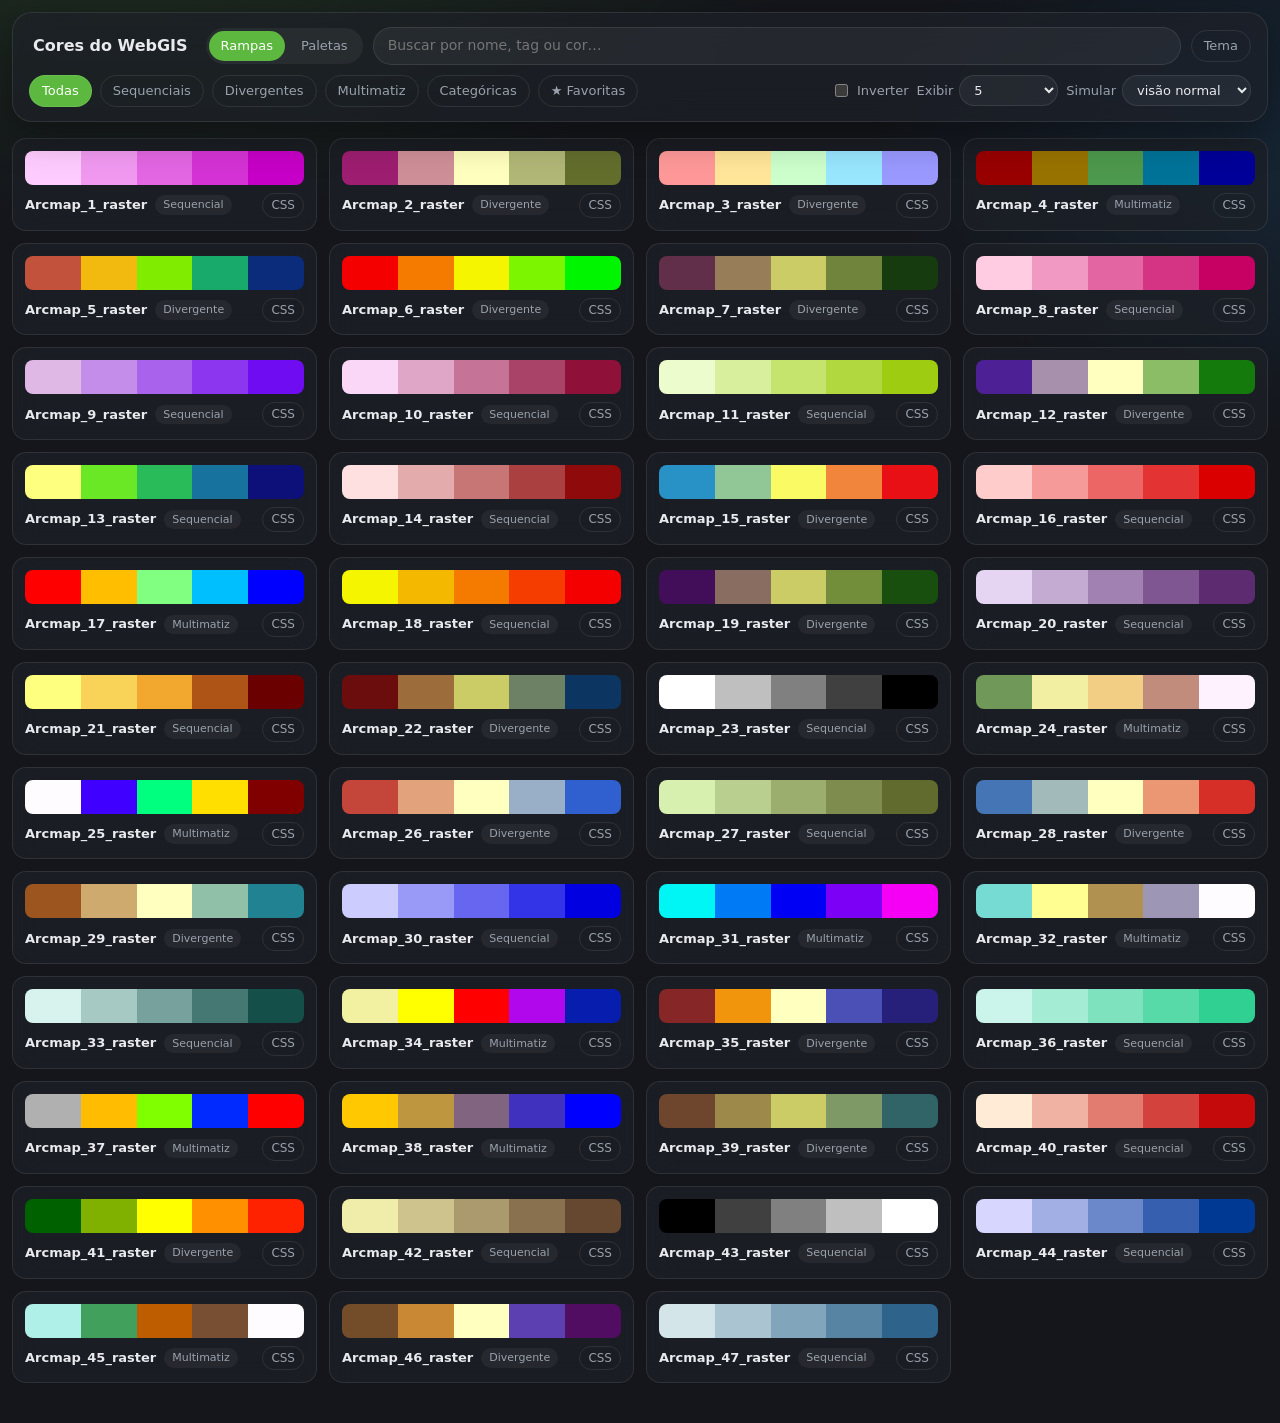
<file: assets/rampas_de_cores/catalogo.html>
<!DOCTYPE html>
<html lang="pt-BR">
<head>
<meta charset="utf-8">
<meta name="viewport" content="width=device-width, initial-scale=1">
<title>Catálogo de rampas e paletas</title>
<style>
:root{color-scheme:dark;--bg:#14161b;--glass-bg:rgba(30,33,40,.72);--glass-bg-strong:rgba(255,255,255,.05);--glass-border:rgba(255,255,255,.09);--text:#e8eaee;--text-muted:#9aa2ad;--accent:#5cb83f;--accent-contrast:#fff;--shadow-lg:0 12px 40px rgba(0,0,0,.35)}
:root[data-theme="light"]{color-scheme:light;--bg:#eef1f4;--glass-bg:rgba(255,255,255,.78);--glass-bg-strong:rgba(0,0,0,.035);--glass-border:rgba(0,0,0,.08);--text:#1f2329;--text-muted:#5f6670;--accent:#3f9e2f;--shadow-lg:0 12px 40px rgba(20,30,40,.12)}
*{box-sizing:border-box}
body{margin:0;min-height:100vh;font:14px/1.4 system-ui,-apple-system,"Segoe UI",sans-serif;color:var(--text);background:var(--bg);
  background-image:radial-gradient(1200px 600px at 10% -10%,rgba(92,184,63,.18),transparent 60%),radial-gradient(900px 500px at 110% 10%,rgba(31,120,193,.18),transparent 60%)}
header{position:sticky;top:0;z-index:5;margin:12px;padding:14px 16px;border-radius:20px;background:var(--glass-bg);backdrop-filter:blur(18px) saturate(140%);-webkit-backdrop-filter:blur(18px) saturate(140%);border:1px solid var(--glass-border);box-shadow:var(--shadow-lg);display:flex;flex-wrap:wrap;gap:10px;align-items:center}
h1{font-size:16px;margin:0 8px 0 4px;font-weight:650}
.abas{display:flex;gap:4px;padding:3px;border-radius:999px;background:var(--glass-bg-strong)}
.abas button,.chip,.btn{all:unset;cursor:pointer;padding:6px 12px;border-radius:999px;color:var(--text-muted);font-size:13px}
.abas button[aria-selected="true"],.chip.on{background:var(--accent);color:var(--accent-contrast)}
.btn{border:1px solid var(--glass-border)} .btn:hover,.chip:hover{color:var(--text)}
.chip{border:1px solid var(--glass-border)}
input[type=search]{flex:1;min-width:180px;padding:8px 14px;border-radius:999px;border:1px solid var(--glass-border);background:var(--glass-bg-strong);color:var(--text);font:inherit}
select{padding:6px 10px;border-radius:999px;border:1px solid var(--glass-border);background:var(--glass-bg-strong);color:var(--text);font:inherit}
label{display:flex;align-items:center;gap:6px;color:var(--text-muted);font-size:13px}
.linha2{display:flex;flex-wrap:wrap;gap:8px;align-items:center;width:100%}
.sp{flex:1}
main{padding:4px 12px 40px}
.grade{display:grid;grid-template-columns:repeat(auto-fill,minmax(300px,1fr));gap:12px}
.card{border-radius:14px;padding:12px;background:var(--glass-bg);border:1px solid var(--glass-border);backdrop-filter:blur(12px);-webkit-backdrop-filter:blur(12px)}
.card:hover{border-color:var(--accent)}
.barra{height:34px;border-radius:8px;cursor:pointer;box-shadow:inset 0 0 0 1px rgba(0,0,0,.08)}
.classes{display:flex;height:34px;border-radius:8px;overflow:hidden;cursor:pointer}
.classes span{flex:1}
.meta{display:flex;align-items:center;gap:8px;margin-top:8px}
.nome{font-weight:600;font-size:13px}
.tipo{font-size:11px;padding:2px 8px;border-radius:999px;background:var(--glass-bg-strong);color:var(--text-muted)}
.meta .sp+button{all:unset;cursor:pointer;font-size:12px;color:var(--text-muted);padding:3px 8px;border-radius:999px;border:1px solid var(--glass-border)}
.meta button:hover{color:var(--accent);border-color:var(--accent)}
.paleta{margin-bottom:22px}
.paleta h2{font-size:14px;margin:8px 4px 10px}
.sw{display:grid;grid-template-columns:repeat(auto-fill,minmax(112px,1fr));gap:8px}
.sw div{border-radius:10px;overflow:hidden;cursor:pointer;background:var(--glass-bg);border:1px solid var(--glass-border)}
.sw div:hover{border-color:var(--accent)}
.sw i{display:block;height:46px}
.sw b{display:block;font-weight:500;font-size:11.5px;padding:6px 8px 0;white-space:nowrap;overflow:hidden;text-overflow:ellipsis}
.sw small{display:block;font-size:11px;color:var(--text-muted);padding:0 8px 7px;font-family:ui-monospace,Consolas,monospace}
.vazio{color:var(--text-muted);padding:40px;text-align:center}
#toast{position:fixed;left:50%;bottom:22px;transform:translateX(-50%);padding:8px 16px;border-radius:999px;background:var(--accent);color:var(--accent-contrast);font-size:13px;opacity:0;transition:opacity .2s;pointer-events:none;max-width:90vw;white-space:nowrap;overflow:hidden;text-overflow:ellipsis}
.daltonismo-d main .barra,.daltonismo-d main .classes,.daltonismo-d main .sw i{filter:url(#deut)}
.daltonismo-p main .barra,.daltonismo-p main .classes,.daltonismo-p main .sw i{filter:url(#prot)}
@media (prefers-reduced-motion:reduce){#toast{transition:none}}
</style>
</head>
<body>
<svg width="0" height="0" style="position:absolute">
  <filter id="deut"><feColorMatrix type="matrix" values="0.625 0.375 0 0 0  0.7 0.3 0 0 0  0 0.3 0.7 0 0  0 0 0 1 0"/></filter>
  <filter id="prot"><feColorMatrix type="matrix" values="0.567 0.433 0 0 0  0.558 0.442 0 0 0  0 0.242 0.758 0 0  0 0 0 1 0"/></filter>
</svg>

<header>
  <h1>Cores do WebGIS</h1>
  <div class="abas" role="tablist">
    <button role="tab" aria-selected="true" data-aba="rampas">Rampas</button>
    <button role="tab" aria-selected="false" data-aba="paletas">Paletas</button>
  </div>
  <input type="search" id="busca" placeholder="Buscar por nome, tag ou cor…">
  <button class="btn" id="tema" title="Alternar tema">Tema</button>
  <div class="linha2" id="opcoesRampas">
    <span class="chip on" data-tipo="">Todas</span>
    <span class="chip" data-tipo="sequencial">Sequenciais</span>
    <span class="chip" data-tipo="divergente">Divergentes</span>
    <span class="chip" data-tipo="multimatiz">Multimatiz</span>
    <span class="chip" data-tipo="categorica">Categóricas</span>
    <span class="chip" data-tipo="fav">★ Favoritas</span>
    <span class="sp"></span>
    <label><input type="checkbox" id="inverter"> Inverter</label>
    <label>Exibir <select id="classes">
      <option value="0">contínua</option>
      <option>3</option><option>4</option><option selected>5</option><option>6</option><option>7</option><option>8</option><option>9</option><option>10</option><option>11</option>
    </select></label>
    <label>Simular <select id="dalt"><option value="">visão normal</option><option value="d">deuteranopia</option><option value="p">protanopia</option></select></label>
  </div>
</header>

<main><div id="conteudo"></div></main>
<div id="toast"></div>

<script src="rampas.js"></script>
<script src="rampas-utils.js"></script>
<script>
(function () {
  const $ = s => document.querySelector(s);
  const estado = { aba: 'rampas', tipo: '', busca: '', inverter: false, classes: 5 };
  const rotTipo = { sequencial: 'Sequencial', divergente: 'Divergente', multimatiz: 'Multimatiz', categorica: 'Categórica' };
  const hex = c => '#' + c.slice(0, 3).map(v => v.toString(16).padStart(2, '0')).join('');

  function toast(msg) { const t = $('#toast'); t.textContent = msg; t.style.opacity = 1; clearTimeout(t._h); t._h = setTimeout(() => t.style.opacity = 0, 1600); }
  function copiar(txt, msg) {
    const ok = () => toast(msg || 'Copiado');
    if (navigator.clipboard && window.isSecureContext) navigator.clipboard.writeText(txt).then(ok, () => fallback(txt, ok));
    else fallback(txt, ok);
  }
  function fallback(txt, ok) { const a = document.createElement('textarea'); a.value = txt; document.body.appendChild(a); a.select(); try { document.execCommand('copy'); ok(); } catch (e) { prompt('Copie:', txt); } a.remove(); }

  function desenharRampas() {
    const f = estado.busca.toLowerCase();
    const ids = Object.keys(RAMPAS).filter(id => {
      const r = RAMPAS[id];
      if (estado.tipo === 'fav' ? !r.favorita : estado.tipo && r.tipo !== estado.tipo) return false;
      if (!f) return true;
      return (id + ' ' + r.nome + ' ' + r.tipo + ' ' + (r.tags || []).join(' ') + ' ' + r.paradas.map(p => hex(p.cor)).join(' ')).toLowerCase().includes(f);
    });
    if (!ids.length) return '<div class="vazio">Nenhuma rampa encontrada.</div>';
    const op = { inverter: estado.inverter };
    return '<div class="grade">' + ids.map(id => {
      const r = RAMPAS[id];
      const vis = estado.classes
        ? `<div class="classes" data-cod="${id}">${classesDaRampa(id, estado.classes, op).map(c => `<span style="background:${c}"></span>`).join('')}</div>`
        : `<div class="barra" data-cod="${id}" style="background:${gradienteCSS(id, op)}"></div>`;
      return `<div class="card">${vis}<div class="meta"><span class="nome">${r.favorita ? '★ ' : ''}${r.nome}</span><span class="tipo">${rotTipo[r.tipo] || r.tipo}${r.discreta ? ' · discreta' : ''}</span><span class="sp"></span><button data-css="${id}" title="Copiar gradiente CSS">CSS</button></div></div>`;
    }).join('') + '</div>';
  }

  function desenharPaletas() {
    const f = estado.busca.toLowerCase();
    const blocos = Object.keys(PALETAS).map(pid => {
      const p = PALETAS[pid];
      const cores = p.cores.filter(c => !f || (c.nome + ' ' + hex(c.cor) + ' ' + c.cor.join(',')).toLowerCase().includes(f));
      if (!cores.length) return '';
      return `<section class="paleta"><h2>${p.nome} <span class="tipo">${cores.length} cores</span></h2><div class="sw">${cores.map(c =>
        `<div data-hex="${hex(c.cor)}" data-nome="${c.nome}" title="${c.nome} — rgb(${c.cor.join(', ')})"><i style="background:${hex(c.cor)}"></i><b>${c.nome || '&nbsp;'}</b><small>${hex(c.cor)}</small></div>`).join('')}</div></section>`;
    }).join('');
    return blocos || '<div class="vazio">Nenhuma cor encontrada.</div>';
  }

  function render() {
    $('#opcoesRampas').style.display = estado.aba === 'rampas' ? '' : 'none';
    $('#conteudo').innerHTML = estado.aba === 'rampas' ? desenharRampas() : desenharPaletas();
  }

  document.querySelectorAll('.abas button').forEach(b => b.onclick = () => {
    estado.aba = b.dataset.aba;
    document.querySelectorAll('.abas button').forEach(x => x.setAttribute('aria-selected', x === b));
    render();
  });
  document.querySelectorAll('.chip').forEach(c => c.onclick = () => {
    estado.tipo = c.dataset.tipo; document.querySelectorAll('.chip').forEach(x => x.classList.toggle('on', x === c)); render();
  });
  $('#busca').oninput = e => { estado.busca = e.target.value.trim(); render(); };
  $('#inverter').onchange = e => { estado.inverter = e.target.checked; render(); };
  $('#classes').onchange = e => { estado.classes = +e.target.value; render(); };
  $('#dalt').onchange = e => { document.body.className = e.target.value ? 'daltonismo-' + e.target.value : ''; };
  $('#tema').onclick = () => {
    const r = document.documentElement, novo = r.dataset.theme === 'light' ? 'dark' : 'light';
    r.dataset.theme = novo; try { localStorage.setItem('tema-catalogo', novo); } catch (e) {}
  };
  try { const t = localStorage.getItem('tema-catalogo'); if (t) document.documentElement.dataset.theme = t; } catch (e) {}

  $('#conteudo').addEventListener('click', e => {
    const inv = estado.inverter ? ', { inverter: true }' : '';
    const cod = e.target.closest('[data-cod]'), cssB = e.target.closest('[data-css]'), sw = e.target.closest('[data-hex]');
    if (cssB) copiar(gradienteCSS(cssB.dataset.css, { inverter: estado.inverter }), 'Gradiente CSS copiado');
    else if (cod) {
      const id = cod.dataset.cod;
      copiar(estado.classes
        ? `corDaClasse('${id}', valor, quebras(valores, ${estado.classes}, 'quantis')${inv})`
        : `corDaRampa('${id}', valor, min, max${inv})`, 'Código copiado: ' + RAMPAS[id].nome);
    } else if (sw) copiar(sw.dataset.hex, `Copiado ${sw.dataset.hex}${sw.dataset.nome ? ' — ' + sw.dataset.nome : ''}`);
  });
  render();
})();
</script>
</body>
</html>
</file>
<file: mobile/vendor/leaflet.css>
/* required styles */

.leaflet-pane,
.leaflet-tile,
.leaflet-marker-icon,
.leaflet-marker-shadow,
.leaflet-tile-container,
.leaflet-pane > svg,
.leaflet-pane > canvas,
.leaflet-zoom-box,
.leaflet-image-layer,
.leaflet-layer {
	position: absolute;
	left: 0;
	top: 0;
	}
.leaflet-container {
	overflow: hidden;
	}
.leaflet-tile,
.leaflet-marker-icon,
.leaflet-marker-shadow {
	-webkit-user-select: none;
	   -moz-user-select: none;
	        user-select: none;
	  -webkit-user-drag: none;
	}
/* Prevents IE11 from highlighting tiles in blue */
.leaflet-tile::selection {
	background: transparent;
}
/* Safari renders non-retina tile on retina better with this, but Chrome is worse */
.leaflet-safari .leaflet-tile {
	image-rendering: -webkit-optimize-contrast;
	}
/* hack that prevents hw layers "stretching" when loading new tiles */
.leaflet-safari .leaflet-tile-container {
	width: 1600px;
	height: 1600px;
	-webkit-transform-origin: 0 0;
	}
.leaflet-marker-icon,
.leaflet-marker-shadow {
	display: block;
	}
/* .leaflet-container svg: reset svg max-width decleration shipped in Joomla! (joomla.org) 3.x */
/* .leaflet-container img: map is broken in FF if you have max-width: 100% on tiles */
.leaflet-container .leaflet-overlay-pane svg {
	max-width: none !important;
	max-height: none !important;
	}
.leaflet-container .leaflet-marker-pane img,
.leaflet-container .leaflet-shadow-pane img,
.leaflet-container .leaflet-tile-pane img,
.leaflet-container img.leaflet-image-layer,
.leaflet-container .leaflet-tile {
	max-width: none !important;
	max-height: none !important;
	width: auto;
	padding: 0;
	}

.leaflet-container img.leaflet-tile {
	/* See: https://bugs.chromium.org/p/chromium/issues/detail?id=600120 */
	mix-blend-mode: plus-lighter;
}

.leaflet-container.leaflet-touch-zoom {
	-ms-touch-action: pan-x pan-y;
	touch-action: pan-x pan-y;
	}
.leaflet-container.leaflet-touch-drag {
	-ms-touch-action: pinch-zoom;
	/* Fallback for FF which doesn't support pinch-zoom */
	touch-action: none;
	touch-action: pinch-zoom;
}
.leaflet-container.leaflet-touch-drag.leaflet-touch-zoom {
	-ms-touch-action: none;
	touch-action: none;
}
.leaflet-container {
	-webkit-tap-highlight-color: transparent;
}
.leaflet-container a {
	-webkit-tap-highlight-color: rgba(51, 181, 229, 0.4);
}
.leaflet-tile {
	filter: inherit;
	visibility: hidden;
	}
.leaflet-tile-loaded {
	visibility: inherit;
	}
.leaflet-zoom-box {
	width: 0;
	height: 0;
	-moz-box-sizing: border-box;
	     box-sizing: border-box;
	z-index: 800;
	}
/* workaround for https://bugzilla.mozilla.org/show_bug.cgi?id=888319 */
.leaflet-overlay-pane svg {
	-moz-user-select: none;
	}

.leaflet-pane         { z-index: 400; }

.leaflet-tile-pane    { z-index: 200; }
.leaflet-overlay-pane { z-index: 400; }
.leaflet-shadow-pane  { z-index: 500; }
.leaflet-marker-pane  { z-index: 600; }
.leaflet-tooltip-pane   { z-index: 650; }
.leaflet-popup-pane   { z-index: 700; }

.leaflet-map-pane canvas { z-index: 100; }
.leaflet-map-pane svg    { z-index: 200; }

.leaflet-vml-shape {
	width: 1px;
	height: 1px;
	}
.lvml {
	behavior: url(#default#VML);
	display: inline-block;
	position: absolute;
	}


/* control positioning */

.leaflet-control {
	position: relative;
	z-index: 800;
	pointer-events: visiblePainted; /* IE 9-10 doesn't have auto */
	pointer-events: auto;
	}
.leaflet-top,
.leaflet-bottom {
	position: absolute;
	z-index: 1000;
	pointer-events: none;
	}
.leaflet-top {
	top: 0;
	}
.leaflet-right {
	right: 0;
	}
.leaflet-bottom {
	bottom: 0;
	}
.leaflet-left {
	left: 0;
	}
.leaflet-control {
	float: left;
	clear: both;
	}
.leaflet-right .leaflet-control {
	float: right;
	}
.leaflet-top .leaflet-control {
	margin-top: 10px;
	}
.leaflet-bottom .leaflet-control {
	margin-bottom: 10px;
	}
.leaflet-left .leaflet-control {
	margin-left: 10px;
	}
.leaflet-right .leaflet-control {
	margin-right: 10px;
	}


/* zoom and fade animations */

.leaflet-fade-anim .leaflet-popup {
	opacity: 0;
	-webkit-transition: opacity 0.2s linear;
	   -moz-transition: opacity 0.2s linear;
	        transition: opacity 0.2s linear;
	}
.leaflet-fade-anim .leaflet-map-pane .leaflet-popup {
	opacity: 1;
	}
.leaflet-zoom-animated {
	-webkit-transform-origin: 0 0;
	    -ms-transform-origin: 0 0;
	        transform-origin: 0 0;
	}
svg.leaflet-zoom-animated {
	will-change: transform;
}

.leaflet-zoom-anim .leaflet-zoom-animated {
	-webkit-transition: -webkit-transform 0.25s cubic-bezier(0,0,0.25,1);
	   -moz-transition:    -moz-transform 0.25s cubic-bezier(0,0,0.25,1);
	        transition:         transform 0.25s cubic-bezier(0,0,0.25,1);
	}
.leaflet-zoom-anim .leaflet-tile,
.leaflet-pan-anim .leaflet-tile {
	-webkit-transition: none;
	   -moz-transition: none;
	        transition: none;
	}

.leaflet-zoom-anim .leaflet-zoom-hide {
	visibility: hidden;
	}


/* cursors */

.leaflet-interactive {
	cursor: pointer;
	}
.leaflet-grab {
	cursor: -webkit-grab;
	cursor:    -moz-grab;
	cursor:         grab;
	}
.leaflet-crosshair,
.leaflet-crosshair .leaflet-interactive {
	cursor: crosshair;
	}
.leaflet-popup-pane,
.leaflet-control {
	cursor: auto;
	}
.leaflet-dragging .leaflet-grab,
.leaflet-dragging .leaflet-grab .leaflet-interactive,
.leaflet-dragging .leaflet-marker-draggable {
	cursor: move;
	cursor: -webkit-grabbing;
	cursor:    -moz-grabbing;
	cursor:         grabbing;
	}

/* marker & overlays interactivity */
.leaflet-marker-icon,
.leaflet-marker-shadow,
.leaflet-image-layer,
.leaflet-pane > svg path,
.leaflet-tile-container {
	pointer-events: none;
	}

.leaflet-marker-icon.leaflet-interactive,
.leaflet-image-layer.leaflet-interactive,
.leaflet-pane > svg path.leaflet-interactive,
svg.leaflet-image-layer.leaflet-interactive path {
	pointer-events: visiblePainted; /* IE 9-10 doesn't have auto */
	pointer-events: auto;
	}

/* visual tweaks */

.leaflet-container {
	background: #ddd;
	outline-offset: 1px;
	}
.leaflet-container a {
	color: #0078A8;
	}
.leaflet-zoom-box {
	border: 2px dotted #38f;
	background: rgba(255,255,255,0.5);
	}


/* general typography */
.leaflet-container {
	font-family: "Helvetica Neue", Arial, Helvetica, sans-serif;
	font-size: 12px;
	font-size: 0.75rem;
	line-height: 1.5;
	}


/* general toolbar styles */

.leaflet-bar {
	box-shadow: 0 1px 5px rgba(0,0,0,0.65);
	border-radius: 4px;
	}
.leaflet-bar a {
	background-color: #fff;
	border-bottom: 1px solid #ccc;
	width: 26px;
	height: 26px;
	line-height: 26px;
	display: block;
	text-align: center;
	text-decoration: none;
	color: black;
	}
.leaflet-bar a,
.leaflet-control-layers-toggle {
	background-position: 50% 50%;
	background-repeat: no-repeat;
	display: block;
	}
.leaflet-bar a:hover,
.leaflet-bar a:focus {
	background-color: #f4f4f4;
	}
.leaflet-bar a:first-child {
	border-top-left-radius: 4px;
	border-top-right-radius: 4px;
	}
.leaflet-bar a:last-child {
	border-bottom-left-radius: 4px;
	border-bottom-right-radius: 4px;
	border-bottom: none;
	}
.leaflet-bar a.leaflet-disabled {
	cursor: default;
	background-color: #f4f4f4;
	color: #bbb;
	}

.leaflet-touch .leaflet-bar a {
	width: 30px;
	height: 30px;
	line-height: 30px;
	}
.leaflet-touch .leaflet-bar a:first-child {
	border-top-left-radius: 2px;
	border-top-right-radius: 2px;
	}
.leaflet-touch .leaflet-bar a:last-child {
	border-bottom-left-radius: 2px;
	border-bottom-right-radius: 2px;
	}

/* zoom control */

.leaflet-control-zoom-in,
.leaflet-control-zoom-out {
	font: bold 18px 'Lucida Console', Monaco, monospace;
	text-indent: 1px;
	}

.leaflet-touch .leaflet-control-zoom-in, .leaflet-touch .leaflet-control-zoom-out  {
	font-size: 22px;
	}


/* layers control */

.leaflet-control-layers {
	box-shadow: 0 1px 5px rgba(0,0,0,0.4);
	background: #fff;
	border-radius: 5px;
	}
.leaflet-control-layers-toggle {
	background-image: url(images/layers.png);
	width: 36px;
	height: 36px;
	}
.leaflet-retina .leaflet-control-layers-toggle {
	background-image: url(images/layers-2x.png);
	background-size: 26px 26px;
	}
.leaflet-touch .leaflet-control-layers-toggle {
	width: 44px;
	height: 44px;
	}
.leaflet-control-layers .leaflet-control-layers-list,
.leaflet-control-layers-expanded .leaflet-control-layers-toggle {
	display: none;
	}
.leaflet-control-layers-expanded .leaflet-control-layers-list {
	display: block;
	position: relative;
	}
.leaflet-control-layers-expanded {
	padding: 6px 10px 6px 6px;
	color: #333;
	background: #fff;
	}
.leaflet-control-layers-scrollbar {
	overflow-y: scroll;
	overflow-x: hidden;
	padding-right: 5px;
	}
.leaflet-control-layers-selector {
	margin-top: 2px;
	position: relative;
	top: 1px;
	}
.leaflet-control-layers label {
	display: block;
	font-size: 13px;
	font-size: 1.08333em;
	}
.leaflet-control-layers-separator {
	height: 0;
	border-top: 1px solid #ddd;
	margin: 5px -10px 5px -6px;
	}

/* Default icon URLs */
.leaflet-default-icon-path { /* used only in path-guessing heuristic, see L.Icon.Default */
	background-image: url(images/marker-icon.png);
	}


/* attribution and scale controls */

.leaflet-container .leaflet-control-attribution {
	background: #fff;
	background: rgba(255, 255, 255, 0.8);
	margin: 0;
	}
.leaflet-control-attribution,
.leaflet-control-scale-line {
	padding: 0 5px;
	color: #333;
	line-height: 1.4;
	}
.leaflet-control-attribution a {
	text-decoration: none;
	}
.leaflet-control-attribution a:hover,
.leaflet-control-attribution a:focus {
	text-decoration: underline;
	}
.leaflet-attribution-flag {
	display: inline !important;
	vertical-align: baseline !important;
	width: 1em;
	height: 0.6669em;
	}
.leaflet-left .leaflet-control-scale {
	margin-left: 5px;
	}
.leaflet-bottom .leaflet-control-scale {
	margin-bottom: 5px;
	}
.leaflet-control-scale-line {
	border: 2px solid #777;
	border-top: none;
	line-height: 1.1;
	padding: 2px 5px 1px;
	white-space: nowrap;
	-moz-box-sizing: border-box;
	     box-sizing: border-box;
	background: rgba(255, 255, 255, 0.8);
	text-shadow: 1px 1px #fff;
	}
.leaflet-control-scale-line:not(:first-child) {
	border-top: 2px solid #777;
	border-bottom: none;
	margin-top: -2px;
	}
.leaflet-control-scale-line:not(:first-child):not(:last-child) {
	border-bottom: 2px solid #777;
	}

.leaflet-touch .leaflet-control-attribution,
.leaflet-touch .leaflet-control-layers,
.leaflet-touch .leaflet-bar {
	box-shadow: none;
	}
.leaflet-touch .leaflet-control-layers,
.leaflet-touch .leaflet-bar {
	border: 2px solid rgba(0,0,0,0.2);
	background-clip: padding-box;
	}


/* popup */

.leaflet-popup {
	position: absolute;
	text-align: center;
	margin-bottom: 20px;
	}
.leaflet-popup-content-wrapper {
	padding: 1px;
	text-align: left;
	border-radius: 12px;
	}
.leaflet-popup-content {
	margin: 13px 24px 13px 20px;
	line-height: 1.3;
	font-size: 13px;
	font-size: 1.08333em;
	min-height: 1px;
	}
.leaflet-popup-content p {
	margin: 17px 0;
	margin: 1.3em 0;
	}
.leaflet-popup-tip-container {
	width: 40px;
	height: 20px;
	position: absolute;
	left: 50%;
	margin-top: -1px;
	margin-left: -20px;
	overflow: hidden;
	pointer-events: none;
	}
.leaflet-popup-tip {
	width: 17px;
	height: 17px;
	padding: 1px;

	margin: -10px auto 0;
	pointer-events: auto;

	-webkit-transform: rotate(45deg);
	   -moz-transform: rotate(45deg);
	    -ms-transform: rotate(45deg);
	        transform: rotate(45deg);
	}
.leaflet-popup-content-wrapper,
.leaflet-popup-tip {
	background: white;
	color: #333;
	box-shadow: 0 3px 14px rgba(0,0,0,0.4);
	}
.leaflet-container a.leaflet-popup-close-button {
	position: absolute;
	top: 0;
	right: 0;
	border: none;
	text-align: center;
	width: 24px;
	height: 24px;
	font: 16px/24px Tahoma, Verdana, sans-serif;
	color: #757575;
	text-decoration: none;
	background: transparent;
	}
.leaflet-container a.leaflet-popup-close-button:hover,
.leaflet-container a.leaflet-popup-close-button:focus {
	color: #585858;
	}
.leaflet-popup-scrolled {
	overflow: auto;
	}

.leaflet-oldie .leaflet-popup-content-wrapper {
	-ms-zoom: 1;
	}
.leaflet-oldie .leaflet-popup-tip {
	width: 24px;
	margin: 0 auto;

	-ms-filter: "progid:DXImageTransform.Microsoft.Matrix(M11=0.70710678, M12=0.70710678, M21=-0.70710678, M22=0.70710678)";
	filter: progid:DXImageTransform.Microsoft.Matrix(M11=0.70710678, M12=0.70710678, M21=-0.70710678, M22=0.70710678);
	}

.leaflet-oldie .leaflet-control-zoom,
.leaflet-oldie .leaflet-control-layers,
.leaflet-oldie .leaflet-popup-content-wrapper,
.leaflet-oldie .leaflet-popup-tip {
	border: 1px solid #999;
	}


/* div icon */

.leaflet-div-icon {
	background: #fff;
	border: 1px solid #666;
	}


/* Tooltip */
/* Base styles for the element that has a tooltip */
.leaflet-tooltip {
	position: absolute;
	padding: 6px;
	background-color: #fff;
	border: 1px solid #fff;
	border-radius: 3px;
	color: #222;
	white-space: nowrap;
	-webkit-user-select: none;
	-moz-user-select: none;
	-ms-user-select: none;
	user-select: none;
	pointer-events: none;
	box-shadow: 0 1px 3px rgba(0,0,0,0.4);
	}
.leaflet-tooltip.leaflet-interactive {
	cursor: pointer;
	pointer-events: auto;
	}
.leaflet-tooltip-top:before,
.leaflet-tooltip-bottom:before,
.leaflet-tooltip-left:before,
.leaflet-tooltip-right:before {
	position: absolute;
	pointer-events: none;
	border: 6px solid transparent;
	background: transparent;
	content: "";
	}

/* Directions */

.leaflet-tooltip-bottom {
	margin-top: 6px;
}
.leaflet-tooltip-top {
	margin-top: -6px;
}
.leaflet-tooltip-bottom:before,
.leaflet-tooltip-top:before {
	left: 50%;
	margin-left: -6px;
	}
.leaflet-tooltip-top:before {
	bottom: 0;
	margin-bottom: -12px;
	border-top-color: #fff;
	}
.leaflet-tooltip-bottom:before {
	top: 0;
	margin-top: -12px;
	margin-left: -6px;
	border-bottom-color: #fff;
	}
.leaflet-tooltip-left {
	margin-left: -6px;
}
.leaflet-tooltip-right {
	margin-left: 6px;
}
.leaflet-tooltip-left:before,
.leaflet-tooltip-right:before {
	top: 50%;
	margin-top: -6px;
	}
.leaflet-tooltip-left:before {
	right: 0;
	margin-right: -12px;
	border-left-color: #fff;
	}
.leaflet-tooltip-right:before {
	left: 0;
	margin-left: -12px;
	border-right-color: #fff;
	}

/* Printing */

@media print {
	/* Prevent printers from removing background-images of controls. */
	.leaflet-control {
		-webkit-print-color-adjust: exact;
		print-color-adjust: exact;
		}
	}
</file>
<file: mobile/mobile.css>
:root {
    color-scheme: dark;
    font-family: -apple-system, BlinkMacSystemFont, "Segoe UI", sans-serif;
    font-synthesis: none;
    text-rendering: optimizeLegibility;

    --glass-bg: rgba(30, 30, 33, 0.88);
    --glass-bg-strong: rgba(255, 255, 255, 0.07);
    --glass-bg-solid: rgba(36, 36, 40, 0.96);
    --glass-bg-fallback: rgba(30, 30, 33, 0.97);
    --glass-border: rgba(255, 255, 255, 0.12);
    --glass-blur: blur(22px) saturate(160%);
    --shadow-lg: 0 18px 48px rgba(0, 0, 0, 0.45), 0 2px 8px rgba(0, 0, 0, 0.25);
    --shadow-sm: 0 2px 8px rgba(0, 0, 0, 0.3);

    --text: #f5f5f7;
    --text-muted: #a8a8ae;
    --text-disabled: #6c6c72;
    --brand-green: #5cb83f;
    --accent: #5cb83f;
    --accent-contrast: #0f1f0a;
    --accent-soft: rgba(92, 184, 63, 0.2);
    --accent-text: #7fd063;
    --danger: #e53935;
    --danger-text: #ff6f6b;
    --warning: #f5a524;

    /* Cores das ferramentas desenhadas sobre o mapa. */
    --tool-color: #ffd23f;
    --track-color: #ff5ca8;
    --nav-color: #4ea8ff;

    --radius-lg: 20px;
    --radius-md: 14px;
    --radius-sm: 8px;
    --radius-pill: 999px;
    --map-bg: #232326;

    --topbar-h: 50px;
    --nav-h: 62px;
    --safe-top: env(safe-area-inset-top, 0px);
    --safe-bottom: env(safe-area-inset-bottom, 0px);
}

/* Tema claro: mais contraste para uso sob sol forte. */
:root[data-theme="light"] {
    color-scheme: light;
    --glass-bg: rgba(250, 248, 243, 0.92);
    --glass-bg-strong: rgba(255, 253, 249, 0.7);
    --glass-bg-solid: rgba(250, 248, 243, 0.98);
    --glass-bg-fallback: rgba(248, 245, 239, 0.99);
    --glass-border: rgba(80, 65, 48, 0.18);
    --shadow-lg: 0 18px 48px rgba(60, 45, 30, 0.18), 0 2px 8px rgba(60, 45, 30, 0.1);
    --shadow-sm: 0 2px 8px rgba(60, 45, 30, 0.12);
    --text: #1d1a17;
    --text-muted: #4f4a43;
    --text-disabled: #a8a196;
    --accent: #3b7a2c;
    --accent-contrast: #fff;
    --accent-soft: rgba(59, 122, 44, 0.14);
    --accent-text: #2f6322;
    --danger-text: #b3261e;
    --warning: #8f5200;
    --tool-color: #e0a800;
    --track-color: #d6247a;
    --nav-color: #1f6fd1;
    --map-bg: #dedbd4;
}

@supports not ((backdrop-filter: blur(1px)) or (-webkit-backdrop-filter: blur(1px))) {
    :root,
    :root[data-theme="light"] {
        --glass-blur: none;
        --glass-bg: var(--glass-bg-fallback);
    }
}

* {
    box-sizing: border-box;
}

html,
body {
    width: 100%;
    height: 100%;
    margin: 0;
    overflow: hidden;
}

body {
    min-height: 100dvh;
    background: var(--map-bg);
    color: var(--text);
    overscroll-behavior: none;
}

button,
input,
select,
textarea {
    font: inherit;
}

button {
    color: inherit;
    cursor: pointer;
    -webkit-tap-highlight-color: transparent;
    touch-action: manipulation;
}

button:focus-visible,
input:focus-visible,
select:focus-visible,
textarea:focus-visible {
    outline: 2px solid var(--accent);
    outline-offset: 2px;
}

[hidden] {
    display: none !important;
}

.icon {
    width: 20px;
    height: 20px;
    display: block;
    flex: none;
    fill: none;
    stroke: currentColor;
    stroke-width: 1.6;
}

/* ---------- Barra superior ---------- */

.topbar {
    position: fixed;
    z-index: 500;
    inset: 0 0 auto;
    height: calc(var(--topbar-h) + var(--safe-top));
    padding: var(--safe-top) 14px 0;
    display: flex;
    align-items: center;
    justify-content: space-between;
    border-bottom: 0.5px solid var(--glass-border);
    background: var(--glass-bg);
    backdrop-filter: var(--glass-blur);
    -webkit-backdrop-filter: var(--glass-blur);
}

.brand,
.topbar-actions {
    display: flex;
    align-items: center;
}

.brand {
    min-width: 0;
    gap: 5px;
}

.brand-logo {
    width: 24px;
    height: 24px;
    margin-right: 3px;
    object-fit: contain;
}

.brand-name {
    color: #5bb54f;
    font-size: 18px;
    font-weight: 800;
    letter-spacing: -0.4px;
    line-height: 1;
}

.brand-accent {
    color: #e8333c;
}

.brand-suffix {
    margin-left: 5px;
    padding-left: 9px;
    border-left: 1px solid var(--glass-border);
    color: var(--text-muted);
    font-size: 12px;
}

.topbar-actions {
    flex: none;
    gap: 8px;
}

.network-status {
    max-width: 130px;
    overflow: hidden;
    color: var(--accent-text);
    font-size: 11px;
    text-overflow: ellipsis;
    white-space: nowrap;
}

.network-status.is-offline {
    color: var(--warning);
    font-weight: 600;
}

.install-button {
    min-height: 32px;
    padding: 0 12px;
    border: 1px solid var(--glass-border);
    border-radius: var(--radius-pill);
    background: var(--glass-bg-strong);
    color: var(--accent-text);
    font-size: 12px;
    font-weight: 600;
}

/* ---------- Mapa ---------- */

main,
#map {
    position: fixed;
    inset: calc(var(--topbar-h) + var(--safe-top)) 0 calc(var(--nav-h) + var(--safe-bottom));
}

#map,
.leaflet-container {
    background: var(--map-bg);
}

/* Sem seleção nem menu nativo no toque longo: o toque longo abre as coordenadas. */
#map {
    -webkit-touch-callout: none;
    -webkit-user-select: none;
    user-select: none;
}

#map.is-capturing,
#map.is-capturing .leaflet-interactive {
    cursor: crosshair;
}

.leaflet-container {
    font: inherit;
}

.leaflet-control-attribution,
.leaflet-control-scale-line {
    border: 1px solid var(--glass-border) !important;
    border-radius: 6px 0 0;
    background: var(--glass-bg-solid) !important;
    color: var(--text-muted) !important;
    font-size: 9px !important;
}

.leaflet-control-attribution {
    max-width: 62vw;
    overflow: hidden;
    text-overflow: ellipsis;
    white-space: nowrap;
}

.leaflet-control-attribution a {
    color: var(--accent-text) !important;
}

.leaflet-control-scale-line {
    border-top: 0 !important;
}

.loading-state {
    position: fixed;
    z-index: 450;
    top: 50%;
    left: 50%;
    max-width: calc(100vw - 32px);
    padding: 12px 16px;
    transform: translate(-50%, -50%);
    border: 1px solid var(--glass-border);
    border-radius: var(--radius-md);
    background: var(--glass-bg-solid);
    box-shadow: var(--shadow-lg);
    color: var(--text);
    font-size: 14px;
}

/* Mira no centro do mapa (medição e marcação de pontos). */
.crosshair {
    position: fixed;
    z-index: 460;
    top: 50%;
    left: 50%;
    width: 44px;
    height: 44px;
    margin: -22px 0 0 -22px;
    pointer-events: none;
    background:
        linear-gradient(var(--tool-color), var(--tool-color)) center / 2px 100% no-repeat,
        linear-gradient(var(--tool-color), var(--tool-color)) center / 100% 2px no-repeat;
    filter: drop-shadow(0 0 1.5px rgba(0, 0, 0, 0.9));
    -webkit-mask: radial-gradient(circle, transparent 5px, #000 5.5px);
    mask: radial-gradient(circle, transparent 5px, #000 5.5px);
}

/* ---------- Sobreposições no topo do mapa ---------- */

.map-overlay-top {
    position: fixed;
    z-index: 480;
    top: calc(var(--topbar-h) + var(--safe-top) + 8px);
    left: 8px;
    right: 64px;
    display: grid;
    justify-items: start;
    gap: 6px;
    pointer-events: none;
}

.map-overlay-top > * {
    pointer-events: auto;
}

.gps-hud,
.nav-banner,
.recording-chip {
    max-width: 100%;
    border: 1px solid var(--glass-border);
    border-radius: var(--radius-md);
    background: var(--glass-bg);
    box-shadow: var(--shadow-sm);
    color: var(--text);
    backdrop-filter: var(--glass-blur);
    -webkit-backdrop-filter: var(--glass-blur);
}

.gps-hud {
    padding: 7px 10px;
    display: grid;
    gap: 3px;
    text-align: left;
}

.hud-metrics {
    display: flex;
    flex-wrap: wrap;
    gap: 4px 10px;
    font-size: 12px;
    font-variant-numeric: tabular-nums;
    font-weight: 600;
}

.hud-metric[data-quality="good"] {
    color: var(--accent-text);
}

.hud-metric[data-quality="fair"] {
    color: var(--warning);
}

.hud-metric[data-quality="poor"] {
    color: var(--danger-text);
}

.hud-place {
    overflow: hidden;
    color: var(--text-muted);
    font-size: 11.5px;
    text-overflow: ellipsis;
    white-space: nowrap;
}

.nav-banner {
    min-height: 48px;
    padding: 6px 12px 6px 6px;
    display: flex;
    align-items: center;
    gap: 9px;
    text-align: left;
}

.nav-banner-arrow {
    width: 36px;
    height: 36px;
    display: grid;
    flex: none;
    place-items: center;
    border-radius: 50%;
    background: var(--nav-color);
    color: #fff;
    transition: transform 0.25s ease-out;
}

.nav-banner-arrow .icon {
    fill: currentColor;
}

.nav-banner-text {
    min-width: 0;
    display: grid;
}

.nav-banner-text strong {
    font-size: 16px;
    font-variant-numeric: tabular-nums;
}

.nav-banner-text small {
    overflow: hidden;
    color: var(--text-muted);
    font-size: 11px;
    text-overflow: ellipsis;
    white-space: nowrap;
}

.recording-chip {
    padding: 6px 10px;
    display: flex;
    align-items: center;
    gap: 7px;
    border-radius: var(--radius-pill);
    font-size: 11.5px;
    font-weight: 600;
    font-variant-numeric: tabular-nums;
}

.recording-dot {
    width: 9px;
    height: 9px;
    border-radius: 50%;
    background: var(--danger);
    animation: pulse 1.4s ease-in-out infinite;
}

@keyframes pulse {
    50% { opacity: 0.3; }
}

/* ---------- Botões flutuantes ---------- */

.map-controls {
    position: fixed;
    z-index: 480;
    top: calc(var(--topbar-h) + var(--safe-top) + 8px);
    right: 8px;
    display: grid;
    gap: 8px;
}

.map-button {
    width: 48px;
    height: 48px;
    display: grid;
    place-items: center;
    border: 1px solid var(--glass-border);
    border-radius: 14px;
    background: var(--glass-bg);
    box-shadow: var(--shadow-sm);
    color: var(--text);
    backdrop-filter: var(--glass-blur);
    -webkit-backdrop-filter: var(--glass-blur);
}

.map-button .icon {
    width: 22px;
    height: 22px;
}

.locate-button[data-state="on"] {
    color: var(--nav-color);
}

.locate-button[data-state="follow"] {
    border-color: transparent;
    background: var(--nav-color);
    color: #fff;
}

/* ---------- Barra inferior ---------- */

.bottom-nav {
    position: fixed;
    z-index: 500;
    inset: auto 0 0;
    min-height: calc(var(--nav-h) + var(--safe-bottom));
    padding: 4px 4px var(--safe-bottom);
    display: grid;
    grid-template-columns: repeat(5, minmax(0, 1fr));
    border-top: 0.5px solid var(--glass-border);
    background: var(--glass-bg);
    backdrop-filter: var(--glass-blur);
    -webkit-backdrop-filter: var(--glass-blur);
}

.nav-action {
    min-width: 0;
    min-height: 54px;
    padding: 4px 1px;
    display: grid;
    justify-items: center;
    align-content: center;
    gap: 4px;
    border: 0;
    border-radius: 12px;
    background: transparent;
    color: var(--text-muted);
    font-size: 10.5px;
    font-weight: 500;
}

.nav-action .icon {
    width: 22px;
    height: 22px;
}

.nav-action:active,
.nav-action[aria-expanded="true"] {
    background: var(--accent-soft);
    color: var(--accent-text);
}

/* ---------- Busca ---------- */

.search-panel,
.bottom-sheet {
    position: fixed;
    z-index: 650;
    border: 1px solid var(--glass-border);
    border-radius: var(--radius-lg);
    background: var(--glass-bg-solid);
    box-shadow: var(--shadow-lg);
    backdrop-filter: var(--glass-blur);
    -webkit-backdrop-filter: var(--glass-blur);
}

.search-panel {
    top: calc(var(--topbar-h) + var(--safe-top) + 8px);
    left: 8px;
    right: 8px;
    padding: 8px;
}

#search-form {
    min-height: 46px;
    display: flex;
    align-items: center;
    gap: 6px;
}

#search-input {
    width: 100%;
    min-width: 0;
    height: 46px;
    padding: 0 10px;
    border: 0;
    outline: none;
    background: transparent;
    color: var(--text);
    font-size: 16px;
}

#search-input::placeholder {
    color: var(--text-muted);
}

.search-caption {
    margin: 0;
    padding: 0 8px 6px;
    color: var(--text-muted);
    font-size: 11.5px;
    line-height: 1.4;
}

.search-caption:empty {
    display: none;
}

.icon-button {
    flex: 0 0 40px;
    width: 40px;
    height: 40px;
    display: grid;
    place-items: center;
    border: 0;
    border-radius: 50%;
    background: var(--glass-bg-strong);
    color: var(--text-muted);
}

.icon-button .icon {
    width: 18px;
    height: 18px;
}

.search-results {
    max-height: min(52dvh, 420px);
    overflow: auto;
    border-top: 1px solid var(--glass-border);
    overscroll-behavior: contain;
}

.search-result {
    width: 100%;
    min-height: 56px;
    padding: 8px 6px;
    display: flex;
    align-items: center;
    gap: 10px;
    border: 0;
    border-bottom: 1px solid var(--glass-border);
    background: transparent;
    color: var(--text);
    text-align: left;
}

.search-result:last-child {
    border-bottom: 0;
}

.search-result-text {
    min-width: 0;
    flex: 1;
    display: grid;
    gap: 3px;
}

.search-result strong {
    overflow: hidden;
    font-size: 14px;
    font-weight: 600;
    text-overflow: ellipsis;
    white-space: nowrap;
}

.search-result small,
.empty-results {
    color: var(--text-muted);
    font-size: 11.5px;
}

.search-badge {
    flex: none;
    padding: 3px 8px;
    border-radius: var(--radius-pill);
    background: var(--glass-bg-strong);
    color: var(--text-muted);
    font-size: 11px;
    font-variant-numeric: tabular-nums;
}

.empty-results {
    margin: 0;
    padding: 12px 2px;
    line-height: 1.45;
}

/* ---------- Folhas inferiores ---------- */

.bottom-sheet {
    right: 6px;
    bottom: calc(var(--nav-h) + var(--safe-bottom) + 6px);
    left: 6px;
    max-height: min(62dvh, 600px);
    padding: 0 16px 14px;
    overflow: auto;
    overscroll-behavior: contain;
}

/* Recolhida: só o essencial fica visível e o mapa aparece mais. */
.bottom-sheet.is-collapsed .sheet-body {
    display: none;
}

.sheet-handle {
    width: 100%;
    height: 22px;
    margin: 0;
    padding: 0;
    display: block;
    border: 0;
    background: transparent;
}

.sheet-handle::before {
    content: "";
    width: 40px;
    height: 5px;
    margin: 0 auto;
    display: block;
    border-radius: 4px;
    background: var(--text-disabled);
}

.sheet-heading {
    display: flex;
    align-items: center;
    justify-content: space-between;
    gap: 10px;
}

.heading-text {
    min-width: 0;
}

.sheet-heading h1 {
    margin: 0;
    overflow: hidden;
    color: var(--text);
    font-size: 17px;
    font-weight: 650;
    letter-spacing: -0.2px;
    text-overflow: ellipsis;
    white-space: nowrap;
}

.side-panel-kicker {
    margin: 0 0 3px;
    overflow: hidden;
    color: var(--text-muted);
    font-size: 10px;
    font-weight: 600;
    letter-spacing: 0.55px;
    text-overflow: ellipsis;
    white-space: nowrap;
}

.sheet-subtitle {
    margin: 16px 0 8px;
    display: block;
    color: var(--text);
    font-size: 13px;
    font-weight: 600;
}

.sheet-hint {
    margin: 8px 0 12px;
    color: var(--text-muted);
    font-size: 12.5px;
    line-height: 1.45;
}

/* Camadas */

.layer-list {
    display: grid;
}

.layer-entry {
    min-height: 56px;
    display: grid;
    grid-template-columns: minmax(0, 1fr) auto;
    align-items: center;
    gap: 8px;
    border-top: 1px solid var(--glass-border);
}

.layer-option {
    min-width: 0;
    min-height: 52px;
    display: grid;
    grid-template-columns: 24px 13px minmax(0, 1fr);
    align-items: center;
    gap: 10px;
    color: var(--text);
    font-size: 13px;
}

.layer-option input {
    width: 20px;
    height: 20px;
    margin: 0;
    accent-color: var(--accent);
}

.layer-option-text {
    min-width: 0;
    display: grid;
    gap: 2px;
}

.layer-option-text small {
    color: var(--text-muted);
    font-size: 11px;
}

.layer-option-name {
    overflow: hidden;
    text-overflow: ellipsis;
    white-space: nowrap;
}

.layer-swatch {
    width: 12px;
    height: 12px;
    border: 2px solid var(--layer-color);
    border-radius: 50%;
    background: color-mix(in srgb, var(--layer-color) 45%, transparent);
}

.layer-style-button {
    min-height: 40px;
    padding: 0 10px;
    display: inline-flex;
    align-items: center;
    gap: 5px;
    border: 1px solid var(--glass-border);
    border-radius: var(--radius-sm);
    background: var(--glass-bg-strong);
    color: var(--accent-text);
    font-size: 12px;
}

.layer-style-button:disabled {
    opacity: 0.4;
}

.layer-style-button .icon {
    width: 15px;
    height: 15px;
}

.layer-entry.is-unavailable .layer-option-text small {
    color: var(--danger-text);
}

/* Simbologia */

.style-controls {
    display: grid;
    gap: 4px;
}

.style-section {
    padding: 11px 0 2px;
    display: grid;
    gap: 11px;
    border-top: 1px solid var(--glass-border);
}

.style-section-title {
    margin: 0;
    color: var(--text);
    font-size: 12.5px;
    font-weight: 600;
}

.style-field-row {
    min-height: 38px;
    display: grid;
    grid-template-columns: minmax(110px, 0.8fr) minmax(0, 1.2fr);
    align-items: center;
    gap: 12px;
    color: var(--text-muted);
    font-size: 12px;
}

.style-field-row > span:first-child {
    color: var(--text);
}

.style-field-row select {
    width: 100%;
    min-height: 40px;
    padding: 0 9px;
    border: 1px solid var(--glass-border);
    border-radius: var(--radius-sm);
    background: var(--glass-bg-strong);
    color: var(--text);
    font-size: 13px;
}

.style-field-row input[type="color"] {
    width: 46px;
    height: 34px;
    justify-self: end;
    padding: 3px;
    border: 1px solid var(--glass-border);
    border-radius: var(--radius-sm);
    background: var(--glass-bg-strong);
}

.style-field-row input[type="range"] {
    width: 100%;
    accent-color: var(--accent);
}

.style-field-row output {
    color: var(--text-muted);
    font-variant-numeric: tabular-nums;
    text-align: right;
}

.style-range-control {
    display: grid;
    grid-template-columns: minmax(0, 1fr) 44px;
    align-items: center;
    gap: 9px;
}

.style-check {
    min-height: 40px;
    display: flex;
    align-items: center;
    gap: 10px;
    color: var(--text);
    font-size: 13px;
    line-height: 1.35;
}

.style-check input {
    width: 20px;
    height: 20px;
    flex: none;
    margin: 0;
    accent-color: var(--accent);
}

.toggle-row {
    margin-top: 14px;
}

.style-help {
    margin: 4px 0 0;
    color: var(--text-muted);
    font-size: 11px;
    line-height: 1.45;
}

.theme-legend {
    max-height: 150px;
    overflow: auto;
    border-top: 1px solid var(--glass-border);
}

.legend-row {
    min-height: 28px;
    display: grid;
    grid-template-columns: 12px minmax(0, 1fr) auto;
    align-items: center;
    gap: 8px;
    color: var(--text);
    font-size: 11px;
}

.legend-swatch {
    width: 11px;
    height: 11px;
    border: 1px solid var(--glass-border);
    border-radius: 3px;
}

.legend-count {
    color: var(--text-muted);
    font-variant-numeric: tabular-nums;
}

/* Detalhes da feição */

.metric-chips {
    margin: 10px 0 0;
    display: flex;
    flex-wrap: wrap;
    gap: 6px;
}

.metric-chips:empty {
    display: none;
}

.metric-chip {
    padding: 5px 10px;
    border: 1px solid var(--glass-border);
    border-radius: var(--radius-pill);
    background: var(--glass-bg-strong);
    color: var(--text-muted);
    font-size: 12px;
    font-variant-numeric: tabular-nums;
}

.metric-chip strong {
    color: var(--text);
}

.feature-properties {
    margin: 12px 0 0;
}

.property-row {
    padding: 9px 0;
    display: grid;
    grid-template-columns: minmax(100px, 0.8fr) minmax(0, 1.2fr);
    gap: 12px;
    border-top: 1px solid var(--glass-border);
    font-size: 13px;
}

.property-row dt {
    color: var(--text-muted);
    overflow-wrap: anywhere;
}

.property-row dd {
    margin: 0;
    color: var(--text);
    overflow-wrap: anywhere;
}

/* Controles segmentados e botões */

.segmented-control {
    padding: 3px;
    display: grid;
    grid-template-columns: 1fr 1fr;
    gap: 3px;
    border: 1px solid var(--glass-border);
    border-radius: 12px;
    background: var(--glass-bg-strong);
}

.segmented-control.three {
    grid-template-columns: repeat(3, 1fr);
}

.segmented-control.compact {
    min-width: 0;
    max-width: 260px;
    flex: 1;
}

.segment-button {
    min-height: 40px;
    border: 0;
    border-radius: 9px;
    background: transparent;
    color: var(--text-muted);
    font-size: 13px;
}

.segment-button[aria-checked="true"] {
    background: var(--accent-soft);
    color: var(--accent-text);
    font-weight: 600;
}

.sheet-actions {
    margin-top: 12px;
    display: flex;
    justify-content: flex-end;
    gap: 8px;
}

.sheet-actions.start {
    justify-content: flex-start;
}

.sheet-actions.wrap {
    flex-wrap: wrap;
}

.primary-button,
.secondary-button {
    min-height: 44px;
    padding: 0 14px;
    display: inline-flex;
    align-items: center;
    justify-content: center;
    gap: 7px;
    border: 1px solid var(--glass-border);
    border-radius: 12px;
    font-size: 13px;
    font-weight: 600;
    white-space: nowrap;
}

.primary-button {
    border-color: transparent;
    background: var(--accent);
    color: var(--accent-contrast);
}

.secondary-button {
    background: var(--glass-bg-strong);
    color: var(--text);
}

.secondary-button.danger {
    margin-right: auto;
    color: var(--danger-text);
}

.primary-button:disabled,
.secondary-button:disabled,
.tool-button:disabled {
    opacity: 0.4;
}

.primary-button .icon,
.secondary-button .icon {
    width: 17px;
    height: 17px;
}

.tool-row {
    margin-top: 10px;
    display: grid;
    grid-template-columns: repeat(4, minmax(0, 1fr));
    gap: 6px;
}

.tool-row.two {
    grid-template-columns: 1fr 1fr;
}

.tool-button {
    min-width: 0;
    min-height: 56px;
    padding: 6px 4px;
    display: grid;
    justify-items: center;
    align-content: center;
    gap: 4px;
    border: 1px solid var(--glass-border);
    border-radius: 12px;
    background: var(--glass-bg-strong);
    color: var(--text);
    font-size: 11.5px;
    font-weight: 500;
    text-align: center;
}

.tool-button.wide {
    padding: 8px;
}

.tool-button[aria-pressed="true"] {
    border-color: var(--danger);
    background: color-mix(in srgb, var(--danger) 18%, transparent);
    color: var(--danger-text);
}

/* Medição */

.measure-result {
    display: block;
    margin-top: 10px;
    color: var(--text);
    font-size: 28px;
    font-weight: 700;
    font-variant-numeric: tabular-nums;
    letter-spacing: -0.5px;
    line-height: 1.1;
}

.measure-details {
    margin: 4px 0 0;
    color: var(--text-muted);
    font-size: 12px;
    font-variant-numeric: tabular-nums;
    line-height: 1.4;
}

.measure-details:empty {
    display: none;
}

/* Navegação */

.navigate-active {
    margin-top: 10px;
    display: grid;
    grid-template-columns: 108px minmax(0, 1fr);
    align-items: center;
    gap: 14px;
}

.navigate-active .measure-result {
    margin-top: 0;
}

.compass {
    position: relative;
    width: 108px;
    height: 108px;
}

.compass-rose {
    position: absolute;
    inset: 0;
    border: 2px solid var(--glass-border);
    border-radius: 50%;
    transition: transform 0.25s ease-out;
}

.compass-rose::before {
    content: "";
    position: absolute;
    inset: 0;
    border-radius: 50%;
    background: repeating-conic-gradient(from -1deg, var(--text-disabled) 0 2deg, transparent 2deg 30deg);
    -webkit-mask: radial-gradient(circle closest-side, transparent 84%, #000 85%);
    mask: radial-gradient(circle closest-side, transparent 84%, #000 85%);
}

.compass-north {
    position: absolute;
    top: 3px;
    left: 50%;
    transform: translateX(-50%);
    color: var(--danger-text);
    font-size: 11px;
    font-weight: 800;
}

.compass-arrow {
    position: absolute;
    inset: 16px;
    display: grid;
    place-items: center;
    color: var(--nav-color);
    transition: transform 0.25s ease-out;
}

.compass-arrow svg {
    width: 64px;
    height: 64px;
    fill: currentColor;
    stroke: var(--glass-bg-solid);
    stroke-width: 1;
    filter: drop-shadow(0 2px 4px rgba(0, 0, 0, 0.35));
}

.heading-source {
    margin: 6px 0 0;
    color: var(--text-muted);
    font-size: 11px;
    line-height: 1.35;
}

.heading-source:empty {
    display: none;
}

.goto-form {
    margin-top: 6px;
}

.goto-row {
    display: flex;
    gap: 8px;
}

.goto-row input,
.field-label input,
.field-label textarea {
    width: 100%;
    min-width: 0;
    min-height: 44px;
    padding: 10px 12px;
    border: 1px solid var(--glass-border);
    border-radius: 12px;
    background: var(--glass-bg-strong);
    color: var(--text);
    font-size: 16px;
}

.field-label textarea {
    resize: vertical;
}

.track-panel {
    padding: 12px;
    display: flex;
    align-items: center;
    justify-content: space-between;
    gap: 10px;
    border: 1px solid var(--glass-border);
    border-radius: 14px;
    background: var(--glass-bg-strong);
}

.track-value {
    display: block;
    color: var(--text);
    font-size: 22px;
    font-weight: 700;
    font-variant-numeric: tabular-nums;
}

.track-buttons {
    display: grid;
    gap: 6px;
}

#track-toggle.is-recording {
    background: var(--danger);
    color: #fff;
}

/* Pontos */

.item-list {
    display: grid;
}

.list-item {
    min-height: 56px;
    display: flex;
    align-items: center;
    gap: 8px;
    border-top: 1px solid var(--glass-border);
}

.list-item-main {
    min-width: 0;
    min-height: 54px;
    flex: 1;
    padding: 6px 0;
    display: grid;
    gap: 3px;
    border: 0;
    background: transparent;
    color: var(--text);
    text-align: left;
}

.list-item-main strong {
    overflow: hidden;
    font-size: 14px;
    font-weight: 600;
    text-overflow: ellipsis;
    white-space: nowrap;
}

.list-item-main small {
    overflow: hidden;
    color: var(--text-muted);
    font-size: 11.5px;
    text-overflow: ellipsis;
    white-space: nowrap;
}

.list-item .secondary-button {
    min-height: 40px;
    flex: none;
}

/* Ponto / coordenadas */

.coordinate-value {
    display: block;
    margin: 10px 0 0;
    padding: 12px;
    border: 1px solid var(--glass-border);
    border-radius: 12px;
    background: var(--glass-bg-strong);
    color: var(--text);
    font-size: 19px;
    font-weight: 650;
    font-variant-numeric: tabular-nums;
    text-align: center;
    -webkit-user-select: all;
    user-select: all;
}

.coordinate-grid {
    margin: 8px 0 0;
    display: grid;
}

.coordinate-grid > div {
    padding: 7px 0;
    display: grid;
    grid-template-columns: 64px minmax(0, 1fr);
    gap: 10px;
    border-bottom: 1px solid var(--glass-border);
    font-size: 13px;
}

.coordinate-grid dt {
    color: var(--text-muted);
}

.coordinate-grid dd {
    margin: 0;
    color: var(--text);
    font-variant-numeric: tabular-nums;
    overflow-wrap: anywhere;
}

.point-form {
    margin-top: 14px;
    display: grid;
    gap: 10px;
}

.field-label {
    display: grid;
    gap: 5px;
    color: var(--text-muted);
    font-size: 12px;
}

/* ---------- Camadas de dados (iguais ao desktop, css/style.css) ---------- */

.feature-marker.is-selected {
    filter: drop-shadow(0 0 2px #ffffff) drop-shadow(0 0 5px #ffffff) drop-shadow(0 2px 3px rgba(0, 0, 0, 0.4));
}

.feature-label {
    width: 0;
    height: 0;
    background: none;
    border: 0;
}

.feature-label-text {
    position: absolute;
    left: 0;
    top: 0;
    transform: translate(-50%, -50%);
    color: #ffffff;
    font-size: 11px;
    font-weight: 600;
    line-height: 1.2;
    text-align: center;
    white-space: pre;
    text-shadow:
        0 0 2px rgba(0, 0, 0, 0.95),
        0 0 4px rgba(0, 0, 0, 0.8),
        0 1px 2px rgba(0, 0, 0, 0.9);
}

/* ---------- Elementos desenhados no mapa ---------- */

.gps-accuracy {
    fill: var(--nav-color);
    fill-opacity: 0.12;
    stroke: var(--nav-color);
    stroke-opacity: 0.4;
    stroke-width: 1.5;
}

.gps-dot {
    position: absolute;
    top: 50%;
    left: 50%;
    width: 18px;
    height: 18px;
    margin: -9px 0 0 -9px;
    border: 3px solid #fff;
    border-radius: 50%;
    background: var(--nav-color);
    box-shadow: 0 1px 5px rgba(0, 0, 0, 0.5);
}

.gps-cone {
    position: absolute;
    inset: 0;
    border-radius: 50%;
    background: conic-gradient(from -30deg, color-mix(in srgb, var(--nav-color) 55%, transparent) 0 60deg, transparent 60deg);
    -webkit-mask: radial-gradient(circle, #000 0 27px, transparent 28px);
    mask: radial-gradient(circle, #000 0 27px, transparent 28px);
    transition: transform 0.2s ease-out;
}

.waypoint-icon svg {
    width: 30px;
    height: 30px;
    fill: var(--track-color);
    stroke: #fff;
    stroke-width: 1.6;
    filter: drop-shadow(0 1px 2px rgba(0, 0, 0, 0.6));
}

.measure-shape {
    fill: var(--tool-color);
    fill-opacity: 0;
    stroke: var(--tool-color);
    stroke-width: 3;
    stroke-linecap: round;
    stroke-linejoin: round;
}

.measure-shape.area {
    fill-opacity: 0.18;
}

.measure-vertex {
    fill: var(--tool-color);
    fill-opacity: 1;
    stroke: #1d1d1f;
    stroke-width: 2;
}

.measure-label {
    padding: 1px 6px !important;
    border: 0 !important;
    border-radius: 9px !important;
    background: rgba(20, 20, 22, 0.82) !important;
    box-shadow: none !important;
    color: #fff !important;
    font-size: 10.5px !important;
    font-variant-numeric: tabular-nums;
    font-weight: 600;
}

.measure-label::before {
    display: none;
}

.track-line {
    fill: none;
    stroke: var(--track-color);
    stroke-width: 3;
    stroke-opacity: 0.85;
    stroke-linecap: round;
    stroke-linejoin: round;
}

.track-line.is-recording {
    stroke: var(--danger);
    stroke-width: 4;
}

.nav-line {
    fill: none;
    stroke: var(--nav-color);
    stroke-width: 3;
    stroke-dasharray: 8 8;
}

.nav-target {
    fill: var(--nav-color);
    fill-opacity: 0.25;
    stroke: var(--nav-color);
    stroke-width: 3;
}

.inspect-point {
    fill: var(--tool-color);
    fill-opacity: 0.35;
    stroke: var(--tool-color);
    stroke-width: 3;
}

/* ---------- Aviso ---------- */

.toast {
    position: fixed;
    z-index: 800;
    top: calc(var(--topbar-h) + var(--safe-top) + 8px);
    right: 12px;
    left: 12px;
    padding: 12px 14px;
    border: 1px solid var(--glass-border);
    border-radius: 12px;
    background: var(--glass-bg-solid);
    box-shadow: var(--shadow-lg);
    color: var(--text);
    font-size: 13px;
    line-height: 1.4;
    text-align: center;
    backdrop-filter: var(--glass-blur);
    -webkit-backdrop-filter: var(--glass-blur);
}

.sr-only {
    position: absolute;
    width: 1px;
    height: 1px;
    padding: 0;
    overflow: hidden;
    clip: rect(0, 0, 0, 0);
    white-space: nowrap;
    border: 0;
}

@media (max-width: 360px) {
    .nav-action {
        font-size: 9.5px;
    }

    .bottom-sheet {
        padding-right: 12px;
        padding-left: 12px;
    }

    .navigate-active {
        grid-template-columns: 88px minmax(0, 1fr);
    }

    .compass {
        width: 88px;
        height: 88px;
    }

    .compass-arrow svg {
        width: 52px;
        height: 52px;
    }
}

@media (prefers-reduced-motion: reduce) {
    .recording-dot,
    .compass-rose,
    .compass-arrow,
    .nav-banner-arrow,
    .gps-cone {
        animation: none;
        transition: none;
    }
}
</file>
<file: css/style.css>
/* ============================================================
   WEBGIS — estilos

   0. Tokens (claro / escuro)
   1. Reset e base
   2. App, topbar, navegação, tema
   3. Mapa, Leaflet, popup
   4. Ferramentas sobre o mapa (busca, filtros)
   5. Componentes (botões, campos, badge, painéis)
   6. Painel Camadas (conteúdo)
   7. Painel de filtros
   8. Dashboard (resumo e tabela)
   9. Controles do mapa e mapa base
   10. Estrutura: barras laterais e painéis
   11. Movimento reduzido
   ============================================================ */


/* ============================================================
   0. TOKENS

   Duas camadas:

   0a. Sistema de design (vidro fosco). Os nomes do briefing:
       superfícies (--glass-*), texto, acento, alertas, raios,
       ícones e movimento. Escuro é o padrão (:root); o claro vem
       em [data-theme="light"]. Trocar a cor de acento = mudar
       --accent, --accent-soft, --accent-text e --accent-contrast.

   0b. Aliases legados (--color-*, --blur-*, --shadow-*): os
       componentes antigos continuam lendo esses nomes, que agora
       apontam para o sistema novo. Componentes novos usam só 0a.

   Legibilidade sobre o satélite: o vidro é bem opaco (66% no
   escuro, 76% no claro) e o texto passa de 4,5:1 (WCAG AA) sobre
   o pior caso da imagem por trás.
   ============================================================ */

/* ---------- 0a. Sistema de design: tema escuro (padrão) ---------- */

:root {
    color-scheme: dark;

    /* Superfícies de vidro */
    --glass-bg: rgba(30, 30, 33, 0.66);
    /* Cartão interno: véu claro sobre o vidro do painel (a hierarquia vem do aninhamento). */
    --glass-bg-strong: rgba(255, 255, 255, 0.07);
    /* Menus, pop-ups e diálogos: mais opacos, pois ficam sobre conteúdo variado. */
    --glass-bg-solid: rgba(36, 36, 40, 0.92);
    /* Sem desfoque (fallback e .sem-blur): mais opaco para manter a leitura. */
    --glass-bg-fallback: rgba(30, 30, 33, 0.94);
    --glass-border: rgba(255, 255, 255, 0.12);
    --glass-blur: blur(22px) saturate(160%);
    --shadow-lg: 0 18px 48px rgba(0, 0, 0, 0.45), 0 2px 8px rgba(0, 0, 0, 0.25);
    --shadow-sm: 0 2px 8px rgba(0, 0, 0, 0.30);

    /* Texto */
    --text: #f5f5f7;
    --text-muted: #a8a8ae;
    --text-disabled: #6c6c72;

    /* Verde Bambuí: fixo nos dois temas (marca, camadas, sucesso). */
    --brand-green: #5cb83f;
    --success: var(--brand-green);

    /* Acento. Escuro: verde Bambuí no fundo, texto escuro por cima (~8:1).
       Claro: azul (ver [data-theme="light"]). */
    --accent: #5cb83f;
    --accent-contrast: #0f1f0a;
    --accent-soft: rgba(92, 184, 63, 0.20);
    /* Acento como cor de texto/ícone sobre o vidro (legível em cada tema). */
    --accent-text: #7fd063;

    /* Alertas. --danger é o vermelho Bambuí (fundos e ícones);
       --danger-text é a versão legível como texto em cada tema. */
    --danger: #e53935;
    /* Texto sobre --danger: vermelho quase preto (4,7:1). O branco dava só 4,2:1. */
    --danger-contrast: #1f0000;
    --danger-text: #ff6f6b;
    --warning: #f5a524;
    --info: #4ea8ff;

    /* Raios */
    --radius-lg: 20px;
    --radius-md: 14px;
    --radius-sm: 8px;
    --radius-pill: 999px;

    /* Ícones temáticos do sprite: o preenchimento claro sai da cor do
       traço; o fundo interno imita a superfície onde o ícone está. */
    --icon-fill: color-mix(in srgb, currentColor 18%, transparent);
    --icon-bg: #232326;

    /* Movimento */
    --ease: cubic-bezier(0.25, 0.8, 0.25, 1);
    --dur-fast: 150ms;
    --dur: 250ms;
}

/* ---------- 0a. Sistema de design: tema claro ---------- */

/*
   Claro "papel": em vez de branco puro e cinza azulado, um creme
   quente e um pouco mais escuro. Quem passa do escuro para o claro
   não leva um clarão na tela; o texto continua acima de 4,5:1.
   Acento: o verde Bambuí escurecido (texto branco por cima, 5,2:1).
*/
[data-theme="light"] {
    color-scheme: light;

    --glass-bg: rgba(247, 244, 238, 0.84);
    --glass-bg-strong: rgba(255, 253, 249, 0.55);
    --glass-bg-solid: rgba(245, 242, 236, 0.95);
    --glass-bg-fallback: rgba(243, 240, 234, 0.96);
    --glass-border: rgba(255, 252, 245, 0.45);
    --shadow-lg: 0 18px 48px rgba(60, 45, 30, 0.14), 0 2px 8px rgba(60, 45, 30, 0.07);
    --shadow-sm: 0 2px 8px rgba(60, 45, 30, 0.09);

    --text: #2a2622;
    --text-muted: #5d574f;
    --text-disabled: #a8a196;

    --brand-green: var(--accent);
    --success: var(--accent);

    --accent: #3b7a2c;
    --accent-contrast: #ffffff;
    --accent-soft: rgba(59, 122, 44, 0.13);
    --accent-text: #356a26;

    --danger-text: #b3261e;

    --icon-bg: #efebe4;
}

/* ---------- Sem desfoque: navegador sem suporte ou .sem-blur ----------
   backdrop-filter sobre o mapa em movimento custa caro em máquinas
   fracas. Sem ele, o vidro vira uma superfície quase sólida.
   Para ligar à mão: localStorage.setItem("webgis-sem-blur", "1")
   e recarregar (js/theme.js aplica a classe no <html>). */

@supports not ((backdrop-filter: blur(1px)) or (-webkit-backdrop-filter: blur(1px))) {
    :root,
    :root[data-theme="light"] {
        --glass-blur: none;
        --glass-bg: var(--glass-bg-fallback);
    }
}

:root.sem-blur,
:root.sem-blur[data-theme="light"] {
    --glass-blur: none;
    --glass-bg: var(--glass-bg-fallback);
}


/* ---------- 0b. Tokens complementares: tema escuro (padrão) ---------- */

:root {
    --color-bg: #1c1c1e;
    --color-surface-solid: rgba(48, 48, 50, 0.86);
    --color-surface-opaque: #2c2c2e;
    --color-map-bg: #232326;

    --color-text-subtle: #8e8e93;
    --color-text-label: #d1d1d6;

    /* Nomes dos campos nos popups: mesmo verde-claro nos dois temas. */
    --color-field-label: #9acd83;
    --color-action: #64b0ff;

    --border-hairline: var(--glass-border);

    --hover-bg: rgba(255, 255, 255, 0.06);
    --active-bg: rgba(255, 255, 255, 0.10);

    --shadow-toggle: 0 4px 14px rgba(0, 0, 0, 0.46);

    --border-bar: var(--glass-border);
    --fill-segment: rgba(118, 118, 128, 0.24);
    --fill-segment-hover: rgba(118, 118, 128, 0.34);
    --segment-selected: #636366;
    --shadow-segment: 0 3px 8px rgba(0, 0, 0, 0.24), 0 3px 1px rgba(0, 0, 0, 0.08);

    --topbar-h: 48px;
    /* Rodapé translúcido sobre o mapa (coordenadas e zoom). */
    --footer-h: 26px;
    --sidebar-w: 320px;
    /* Altura da coluna de controles do mapa (localização, início, zoom): o cartão da feição para acima dela. */
    /* Os controles do mapa foram para a barra esquerda: nada reservado no canto direito. */
    --map-controls-h: 0px;
    --gutter: 16px;
    --dashboard-h: 46%;
}

/* ---------- 0b. Tokens complementares: tema claro ---------- */

[data-theme="light"] {
    --color-bg: #e9e5de;
    --color-surface-solid: rgba(251, 249, 245, 0.86);
    --color-surface-opaque: #f1ede6;
    --color-map-bg: #d6d3c8;

    /* Mais escuro que o do tema escuro: #8e8e93 dava só 3:1 sobre o fundo claro; este dá 4,7:1. */
    --color-text-subtle: #655f56;
    --color-text-label: #3d3832;
    --color-field-label: var(--accent-text);

    /* Texto de ações (links do iOS): ≥ 4,5:1 sobre as superfícies. */
    --color-action: #1d5f99;

    /* No claro, o filete branco some contra o vidro: usa-se cinza. */
    --border-hairline: rgba(60, 45, 30, 0.10);

    --hover-bg: rgba(60, 45, 30, 0.05);
    --active-bg: rgba(60, 45, 30, 0.08);

    --shadow-toggle: 0 4px 14px rgba(60, 45, 30, 0.12);

    --border-bar: rgba(60, 45, 30, 0.12);
    --fill-segment: rgba(120, 108, 92, 0.14);
    --fill-segment-hover: rgba(120, 108, 92, 0.22);
    --segment-selected: #fbf9f5;
    --shadow-segment: 0 3px 8px rgba(60, 45, 30, 0.12), 0 3px 1px rgba(60, 45, 30, 0.04);
}


/* ============================================================
   1. RESET E BASE
   ============================================================ */

*,
*::before,
*::after {
    margin: 0;
    padding: 0;
    box-sizing: border-box;
}

html,
body {
    width: 100%;
    height: 100%;
}

body {
    font-family: -apple-system, BlinkMacSystemFont, "SF Pro Text", "Segoe UI", "Helvetica Neue", Arial, sans-serif;
    background: var(--color-bg);
    color: var(--text);
    -webkit-font-smoothing: antialiased;
    -moz-osx-font-smoothing: grayscale;
    overflow: hidden;
}

button,
input,
select {
    font: inherit;
    color: inherit;
}

button {
    background: none;
    border: 0;
    cursor: pointer;
}

button:disabled {
    cursor: default;
}

a {
    color: inherit;
}

ul,
ol {
    list-style: none;
}

[hidden] {
    display: none !important;
}

:focus-visible {
    outline: 2px solid var(--accent);
    outline-offset: 2px;
}

.visually-hidden {
    position: absolute;
    width: 1px;
    height: 1px;
    overflow: hidden;
    clip: rect(0 0 0 0);
    white-space: nowrap;
}


/* ============================================================
   2. APP, TOPBAR, NAVEGAÇÃO, TEMA
   ============================================================ */

.app {
    width: 100%;
    height: 100vh;
    height: 100dvh;
    display: flex;
    flex-direction: column;
    overflow: hidden;
    background: var(--color-bg);
}

/*
   Barra no estilo da navigation bar do iOS: material translúcido
   com desfoque, linha fina inferior e sem sombra. Três colunas:
   marca | centro (reservado aos menus dos módulos) | ações.
*/
.topbar {
    position: relative;
    height: var(--topbar-h);
    min-height: var(--topbar-h);
    display: grid;
    grid-template-columns: 1fr auto 1fr;
    align-items: center;
    gap: 16px;
    padding: 0 16px 0 20px;
    background: var(--glass-bg);
    border-bottom: 0.5px solid var(--border-bar);
    backdrop-filter: var(--glass-blur);
    -webkit-backdrop-filter: var(--glass-blur);
    z-index: 100;
}

.brand {
    display: flex;
    align-items: center;
    gap: 9px;
    min-width: 0;
}

.brand-logo {
    width: 32px;
    height: 32px;
    display: block;
    object-fit: contain;
    filter: drop-shadow(0 2px 4px rgba(0, 0, 0, 0.25));
}

/*
   Marca nas cores da logo (Bambuí Bioenergia): "Web" no verde do
   símbolo e "GIS" no vermelho de "Bioenergia", em fonte pesada
   como a da logo.
*/
:root {
    --logo-green: #5bb54f;
    --logo-red: #e8333c;
}

.brand-name {
    color: var(--logo-green);
    font-size: 21px;
    font-weight: 800;
    letter-spacing: -0.4px;
    line-height: 1;
}

.brand-accent {
    color: var(--logo-red);
}

/* Complemento da marca (ex.: "Ajuda"), separado por um traço fino. */
.brand-suffix {
    margin-left: 4px;
    padding-left: 12px;
    border-left: 1px solid var(--border-hairline);
    color: var(--text-muted);
    font-size: 15px;
    font-weight: 500;
}

/* ---------- Menus de módulos (centro da barra) ----------
   Inspirados nos menus do iOS/macOS: botões em texto, painel com
   cantos generosos, linhas de 52px, ícone em quadrado colorido
   (como nos Ajustes do iOS), separadores finos recuados e
   entrada com leve escala.
*/

/* Menus em texto, como os itens de uma barra de navegação do iOS. */
/*
   Centralizados na barra (não depois da marca): position absolute
   em relação à .topbar. Em telas estreitas, voltam ao fluxo, logo
   após a marca, para não encostar nos botões da direita.
*/
.module-menu {
    position: absolute;
    left: 50%;
    top: 50%;
    display: flex;
    align-items: center;
    gap: 2px;
    transform: translate(-50%, -50%);
}

@media (max-width: 1180px) {
    .module-menu {
        position: static;
        margin-left: 16px;
        transform: none;
    }
}

.module-menu:empty {
    display: none;
}

.module-menu-group {
    position: relative;
}

.module-menu-trigger {
    height: 32px;
    display: inline-flex;
    align-items: center;
    gap: 5px;
    padding: 0 12px;
    border-radius: 8px;
    color: var(--color-text-label);
    font-size: 15px;
    font-weight: 500;
    letter-spacing: -0.24px;
    white-space: nowrap;
    transition: background-color var(--dur) ease, color var(--dur) ease;
}

.module-menu-trigger:hover {
    background: var(--hover-bg);
    color: var(--text);
}

/* Menu aberto: fundo suave e texto na cor de destaque (tint do iOS). */
.module-menu-trigger[aria-expanded="true"] {
    background: var(--fill-segment);
    color: var(--accent);
}

.module-menu-chevron {
    width: 12px;
    height: 12px;
    opacity: 0.6;
    transition: transform var(--dur) ease;
}

.module-menu-trigger[aria-expanded="true"] .module-menu-chevron {
    transform: rotate(180deg);
}

.module-menu-soon {
    flex: none;
    padding: 3px 8px;
    border-radius: 999px;
    background: var(--fill-segment);
    color: var(--color-text-subtle);
    font-size: 11px;
    font-weight: 600;
    white-space: nowrap;
}

.topbar-actions {
    /* Coluna fixa: as ações ficam sempre à direita, mesmo com o centro vazio. */
    grid-column: 3;
    justify-self: end;
    display: flex;
    align-items: center;
    gap: 8px;
}

/* Âncora de cartões que abrem sob um botão da barra (ex.: aviso "Em breve" da IA). */
.topbar-popover-anchor {
    position: relative;
}

/* Cartão "Em breve": mesmo visual dos itens dos menus de módulos. */
.coming-soon-card {
    position: absolute;
    top: calc(100% + 12px);
    right: 0;
    width: 320px;
    display: flex;
    align-items: center;
    gap: 12px;
    padding: 12px;
    border: 0.5px solid var(--border-hairline);
    border-radius: 14px;
    background: var(--color-surface-opaque);
    box-shadow: 0 18px 50px rgba(0, 0, 0, 0.28), 0 4px 14px rgba(0, 0, 0, 0.14);
    z-index: 1200;
    animation: module-menu-pop 180ms cubic-bezier(0.2, 0.9, 0.3, 1.15);
}

.coming-soon-card[hidden] {
    display: none;
}

@keyframes module-menu-pop {
    from {
        opacity: 0;
        transform: translateY(-6px) scale(0.96);
    }

    to {
        opacity: 1;
        transform: none;
    }
}

.coming-soon-text {
    flex: 1;
    min-width: 0;
    display: grid;
    gap: 2px;
}

.coming-soon-title {
    color: var(--text);
    font-size: 15px;
    font-weight: 500;
    letter-spacing: -0.24px;
}

.coming-soon-description {
    color: var(--color-text-subtle);
    font-size: 13px;
    line-height: 1.3;
    letter-spacing: -0.08px;
}

/* Botões redondos com preenchimento sutil, como os da barra do iOS. */
.topbar-icon-button {
    width: 32px;
    height: 32px;
    display: flex;
    align-items: center;
    justify-content: center;
    border-radius: 50%;
    background: var(--fill-segment);
    color: var(--text);
    transition: background-color var(--dur) ease, transform var(--dur) ease;
}

.topbar-icon-button:hover {
    background: var(--fill-segment-hover);
}

.topbar-icon-button:active {
    transform: scale(0.94);
}

.topbar-icon-button svg {
    width: 18px;
    height: 18px;
}

.theme-icon {
    width: 17px;
    height: 17px;
}

.theme-icon-sun,
[data-theme="dark"] .theme-icon-moon {
    display: none;
}

[data-theme="dark"] .theme-icon-sun {
    display: block;
}


/* ============================================================
   3. MAPA, LEAFLET, POPUP
   ============================================================ */

.map-container {
    position: relative;
    flex: 1;
    min-height: 0;
    overflow: hidden;
    background: var(--color-map-bg);
    z-index: 1;
}

/*
   z-index 0 confina os painéis internos do Leaflet (200–700) ao
   próprio mapa; sem isso eles cobririam sidebar e painéis.
*/
.map-background {
    position: absolute;
    inset: 0;
    background: var(--color-map-bg);
    z-index: 0;
}

.map-background:focus-visible {
    outline-offset: -2px;
}

/* Foco vindo de clique/toque (ver leaflet-view.js): sem anel. */
.map-background.is-pointer-focus:focus-visible {
    outline: none;
}

.leaflet-container {
    background: var(--color-map-bg);
    font-family: inherit;
    font-size: 12px;
}

/* Tema claro: o mapa de ruas é quase branco; um leve escurecimento
   quente o aproxima do vidro creme e tira o "clarão" da tela. */
[data-theme="light"] .leaflet-tile-pane {
    filter: brightness(0.93) sepia(0.08) saturate(0.9);
}

.leaflet-control-attribution {
    font-size: 10px;
}

[data-theme="dark"] .leaflet-control-attribution {
    background: var(--glass-bg);
    color: var(--color-text-subtle);
}

[data-theme="dark"] .leaflet-control-attribution a {
    color: var(--text-muted);
}

/*
   Cartão da feição (js/ui/popup.js): cabeçalho com versalete,
   título e selo; abas sublinhadas que rolam até cada seção;
   seções em grade de duas colunas, cartão de números e linha do
   tempo; ações e rodapé fora da área que rola.
*/
.feature-popup-body {
    display: flex;
    flex-direction: column;
    max-height: min(56vh, 460px);
}

.feature-popup-header {
    flex: none;
    padding: 14px 44px 10px 16px;
}

.feature-popup-layer {
    overflow: hidden;
    color: var(--text-muted);
    font-size: 11px;
    font-weight: 600;
    letter-spacing: 0.05em;
    text-overflow: ellipsis;
    text-transform: uppercase;
    white-space: nowrap;
}

.feature-popup-heading {
    display: flex;
    flex-wrap: wrap;
    align-items: center;
    gap: 6px 10px;
    margin-top: 4px;
}

.feature-popup-title {
    min-width: 0;
    color: var(--text);
    font-size: 20px;
    font-weight: 700;
    line-height: 1.2;
    letter-spacing: -0.5px;
    overflow-wrap: anywhere;
}

/* Subtítulo (popup.subtitle): o talhão, logo abaixo da fazenda. */
.feature-popup-subtitle {
    margin-top: 2px;
    overflow: hidden;
    color: var(--text-muted);
    font-size: 13px;
    font-weight: 600;
    font-variant-numeric: tabular-nums;
    text-overflow: ellipsis;
    white-space: nowrap;
}

/* Selo de estado (popup.badge): pílula na cor de destaque com ponto. */
.feature-badge {
    display: inline-flex;
    align-items: center;
    gap: 6px;
    padding: 3px 9px;
    border-radius: var(--radius-pill);
    background: var(--accent-soft);
    color: var(--accent-text);
    font-size: 11px;
    font-weight: 600;
    white-space: nowrap;
}

.feature-badge-dot {
    width: 6px;
    height: 6px;
    border-radius: 50%;
    background: currentColor;
}

/* Abas: texto discreto; a ativa em destaque, sublinhada. */
/* flex: none: com overflow-x, a barra podia encolher até sumir num cartão alto. */
.feature-tabs {
    flex: none;
    display: flex;
    gap: 16px;
    padding: 0 16px;
    border-bottom: 0.5px solid var(--border-hairline);
    overflow-x: auto;
    scrollbar-width: none;
}

.feature-tabs::-webkit-scrollbar {
    display: none;
}

.feature-tab {
    position: relative;
    flex: none;
    padding: 8px 0;
    color: var(--text-muted);
    font-size: 12px;
    font-weight: 500;
    white-space: nowrap;
    transition: color var(--dur-fast) var(--ease);
}

.feature-tab:hover {
    color: var(--text);
}

.feature-tab[aria-current="true"] {
    color: var(--accent-text);
}

.feature-tab[aria-current="true"]::after {
    content: "";
    position: absolute;
    right: 0;
    bottom: -0.5px;
    left: 0;
    height: 2px;
    border-radius: 2px 2px 0 0;
    background: var(--accent);
}

.feature-tab:focus-visible {
    outline: 2px solid var(--accent);
    outline-offset: 2px;
    border-radius: 4px;
}

/* position: relative → offsetTop das seções é medido aqui (abas). */
.feature-popup-scroll {
    position: relative;
    flex: 1 1 auto;
    min-height: 0;
    display: flex;
    flex-direction: column;
    gap: 18px;
    padding: 14px 16px 16px;
    overflow-y: auto;
    overscroll-behavior: contain;
}

.feature-section {
    display: grid;
    gap: 8px;
}

.feature-section-title {
    color: var(--text);
    font-size: 13px;
    font-weight: 600;
}

/* A 1ª seção (Informações) dispensa o título: as abas já dizem. */
.feature-section:first-child .feature-section-title:not(:has(.feature-sim-badge)) {
    position: absolute;
    width: 1px;
    height: 1px;
    overflow: hidden;
    clip-path: inset(50%);
    white-space: nowrap;
}

/* Grade: rótulo sobre valor, duas colunas. */
.feature-grid {
    display: grid;
    grid-template-columns: repeat(2, minmax(0, 1fr));
    gap: 12px 14px;
}

.feature-grid-item {
    display: grid;
    gap: 2px;
    min-width: 0;
}

.feature-grid-item dt {
    overflow: hidden;
    color: var(--text-muted);
    font-size: 11px;
    text-overflow: ellipsis;
    white-space: nowrap;
}

.feature-grid-item dd {
    display: -webkit-box;
    margin: 0;
    overflow: hidden;
    color: var(--text);
    font-size: 13px;
    font-weight: 500;
    line-height: 1.35;
    overflow-wrap: anywhere;
    -webkit-box-orient: vertical;
    -webkit-line-clamp: 2;
    line-clamp: 2;
}

/* Números: num cartão, lado a lado, com a escala da camada. */
.feature-metrics {
    display: grid;
    grid-template-columns: repeat(auto-fit, minmax(84px, 1fr));
    gap: 10px;
    padding: 10px 12px;
    border: 0.5px solid var(--border-hairline);
    border-radius: 10px;
    background: var(--glass-bg-strong);
}

.feature-metric {
    display: flex;
    flex-direction: column;
    min-width: 0;
}

.feature-metric dt {
    overflow: hidden;
    color: var(--text-muted);
    font-size: 11px;
    text-overflow: ellipsis;
    white-space: nowrap;
}

.feature-metric dd {
    margin: 1px 0 0;
    color: var(--text);
    font-size: 15px;
    font-weight: 600;
    font-variant-numeric: tabular-nums;
    letter-spacing: -0.2px;
    overflow-wrap: anywhere;
}

/* Linha do tempo: trilho fino à esquerda, um ponto por data. */
.feature-timeline {
    display: grid;
    gap: 10px;
    margin: 0 0 0 5px;
    padding: 0;
    border-left: 2px solid var(--border-hairline);
    list-style: none;
}

.feature-timeline li {
    position: relative;
    display: grid;
    gap: 1px;
    padding-left: 14px;
}

.feature-timeline li::before {
    content: "";
    position: absolute;
    top: 4px;
    left: -6px;
    width: 8px;
    height: 8px;
    border: 1.5px solid var(--text-muted);
    border-radius: 50%;
    background: var(--glass-bg-solid);
}

.feature-timeline li:first-child::before {
    border-color: var(--accent);
    background: var(--accent);
}

.feature-timeline-value {
    color: var(--text);
    font-size: 12px;
    font-weight: 500;
    font-variant-numeric: tabular-nums;
}

.feature-timeline-label {
    color: var(--text-muted);
    font-size: 11px;
}

/*
   Produção da safra (simulada): dois cartões de números (o 1º com
   estágio e TCH, mais largo) e as datas de colheita em grade.
*/
.feature-production {
    display: grid;
    gap: 10px;
}

.feature-metrics-wide {
    grid-template-columns: repeat(auto-fit, minmax(110px, 1fr));
}

.feature-metric-unit {
    color: var(--text-muted);
    font-size: 11px;
    font-weight: 500;
}

.feature-metric-note {
    margin-top: 2px;
    color: var(--text-muted);
    font-size: 11px;
    font-variant-numeric: tabular-nums;
}

/* Variação sobre a safra anterior: seta e palavra dizem a direção; a cor só reforça. */
.feature-metric-note.is-up {
    color: var(--accent-text);
}

.feature-metric-note.is-down {
    color: var(--danger-text);
}

.feature-production-note {
    color: var(--text-muted);
    font-size: 12px;
    line-height: 1.4;
}

/*
   Histórico da safra: linha do tempo em ordem de data. Feitas com
   ponto cheio; previstas com ponto vazado, texto mais fraco e a
   etiqueta "Prevista"; "Hoje" separa as duas partes.
*/
.feature-ops {
    display: grid;
    gap: 12px;
    margin: 0 0 0 5px;
    padding: 2px 0;
    border-left: 2px solid var(--border-hairline);
    list-style: none;
}

.feature-ops-item {
    position: relative;
    display: grid;
    gap: 1px;
    padding-left: 14px;
}

.feature-ops-item::before {
    content: "";
    position: absolute;
    top: 3px;
    left: -6px;
    width: 8px;
    height: 8px;
    border: 1.5px solid var(--accent);
    border-radius: 50%;
    background: var(--accent);
}

.feature-ops-item.is-planned::before {
    border-color: var(--text-muted);
    border-style: dashed;
    background: var(--glass-bg-solid);
}

.feature-ops-date {
    color: var(--text-muted);
    font-size: 11px;
    font-variant-numeric: tabular-nums;
}

.feature-ops-title {
    display: flex;
    flex-wrap: wrap;
    align-items: center;
    gap: 6px;
    color: var(--text);
    font-size: 13px;
    font-weight: 500;
}

.feature-ops-detail {
    color: var(--text-muted);
    font-size: 12px;
}

.feature-ops-item.is-planned .feature-ops-title {
    color: var(--text-muted);
}

.feature-ops-tag {
    padding: 0 6px;
    border: 0.5px solid var(--border-hairline);
    border-radius: var(--radius-pill);
    color: var(--text-muted);
    font-size: 10px;
    font-weight: 600;
    line-height: 1.6;
}

/* Marcador "Hoje": filete na cor de destaque cruzando o trilho. */
.feature-ops-today {
    position: relative;
    display: flex;
    align-items: center;
    gap: 8px;
    margin-left: -6px;
    color: var(--accent-text);
    font-size: 10px;
    font-weight: 700;
    letter-spacing: 0.04em;
    text-transform: uppercase;
}

.feature-ops-today::before {
    content: "";
    width: 10px;
    height: 2px;
    border-radius: 1px;
    background: var(--accent);
}

.feature-ops-today::after {
    content: "";
    flex: 1;
    height: 0.5px;
    background: var(--accent-soft);
}

.feature-info-empty {
    color: var(--text-muted);
}

/* Atributos sem valor: recolhidos numa linha discreta. */
.feature-blank {
    color: var(--color-text-subtle);
    font-size: 12px;
}

.feature-blank summary {
    width: fit-content;
    border-radius: 6px;
    cursor: pointer;
}

.feature-blank summary:hover {
    color: var(--text-muted);
}

.feature-blank-list {
    margin-top: 4px;
    overflow-wrap: anywhere;
}

/* Ações: dois botões de mesma largura, fora da área que rola. */
.feature-popup-actions {
    display: flex;
    gap: 10px;
    padding: 12px 16px;
    border-top: 0.5px solid var(--border-hairline);
}

.feature-popup-action {
    flex: 1 1 0;
    min-height: 32px;
    display: inline-flex;
    align-items: center;
    justify-content: center;
    gap: 7px;
    padding: 0 10px;
    border: 0.5px solid var(--border-hairline);
    border-radius: var(--radius-sm);
    background: var(--glass-bg-strong);
    color: var(--text);
    font-size: 12px;
    font-weight: 500;
    white-space: nowrap;
    transition: background-color var(--dur-fast) var(--ease), transform var(--dur-fast) var(--ease);
}

.feature-popup-action:hover {
    background: var(--hover-bg);
}

.feature-popup-action:active {
    transform: scale(0.97);
}

.feature-popup-action svg {
    width: 15px;
    height: 15px;
    color: var(--accent-text);
}

/* Análise espacial: série NDVI em SVG (js/ui/popup.js, ndviChart). */
.feature-section-title {
    display: flex;
    align-items: baseline;
    gap: 4px;
}

.feature-section-note {
    color: var(--text-muted);
    font-size: 11px;
    font-weight: 400;
}

/* Aviso de dado fictício: discreto, mas sempre à vista. */
.feature-sim-badge {
    margin-left: auto;
    padding: 1px 7px;
    border: 0.5px dashed var(--warning);
    border-radius: var(--radius-pill);
    color: var(--warning);
    font-size: 10px;
    font-weight: 600;
    letter-spacing: 0.03em;
    text-transform: uppercase;
}

.ndvi-card {
    display: grid;
    gap: 8px;
    padding: 10px 12px;
    border: 0.5px solid var(--border-hairline);
    border-radius: 10px;
    background: var(--glass-bg-strong);
}

.ndvi-stats {
    display: grid;
    grid-template-columns: repeat(3, minmax(0, 1fr));
    gap: 8px;
}

.ndvi-stat {
    display: grid;
    min-width: 0;
}

.ndvi-stat-label {
    overflow: hidden;
    color: var(--text-muted);
    font-size: 10.5px;
    text-overflow: ellipsis;
    white-space: nowrap;
}

.ndvi-stat-value {
    color: var(--text);
    font-size: 14px;
    font-weight: 600;
    font-variant-numeric: tabular-nums;
}

.ndvi-chart {
    display: block;
    width: 100%;
    height: auto;
    overflow: visible;
}

.ndvi-area {
    fill: var(--accent);
    fill-opacity: 0.16;
}

.ndvi-line {
    fill: none;
    stroke: var(--accent);
    stroke-width: 1.6;
    stroke-linejoin: round;
    stroke-linecap: round;
}

.ndvi-mean {
    stroke: var(--text-muted);
    stroke-width: 0.6;
    stroke-dasharray: 2 2;
}

/* Pontos: área de toque invisível (dica com o valor); o mês atual, marcado. */
.ndvi-dot {
    fill: transparent;
    cursor: default;
}

.ndvi-dot:hover {
    fill: var(--accent);
    fill-opacity: 0.25;
}

.ndvi-dot.is-now {
    fill: var(--accent);
    stroke: var(--glass-bg-solid);
    stroke-width: 1.5;
}

.ndvi-months {
    display: flex;
    justify-content: space-between;
    padding: 0 1px;
    color: var(--text-muted);
    font-size: 9.5px;
}

/* Rodapé: data dos dados (popup.updated). */
.feature-popup-footer {
    padding: 8px 16px;
    border-top: 0.5px solid var(--border-hairline);
    border-radius: 0 0 16px 16px;
    background: var(--hover-bg);
    color: var(--text-muted);
    font-size: 10.5px;
}

/*
   ---------- Modo apresentação (Apresentar / F) ----------
   Em tela cheia (#app.is-fullscreen, js/ui/map-controls.js) as
   barras saem do fluxo: o mapa ocupa a tela inteira, com a busca
   (os controles do mapa ficam na barra esquerda). Com o mouse na borda, a barra volta por cima do
   mapa (.is-revealed) e some de novo quando o mouse sai.
*/
.app.is-fullscreen .topbar {
    position: fixed;
    top: 0;
    left: 0;
    right: 0;
    z-index: 1300;
    transform: translateY(-100%);
    transition: transform var(--dur) var(--ease), box-shadow var(--dur) var(--ease);
}

.app.is-fullscreen .toolbar-left {
    position: fixed;
    top: 0;
    bottom: 0;
    left: 0;
    z-index: 1290;
    transform: translateX(-100%);
    transition: transform var(--dur) var(--ease), width var(--dur) var(--ease), box-shadow var(--dur) var(--ease);
}

.app.is-fullscreen .topbar.is-revealed,
.app.is-fullscreen .toolbar-left.is-revealed {
    transform: none;
    box-shadow: var(--shadow-lg);
}

/* Com as duas à vista, a barra esquerda começa abaixo da superior. */
.app.is-fullscreen .topbar.is-revealed ~ .workspace .toolbar-left.is-revealed {
    top: var(--topbar-h);
}

/* Barra esquerda à vista: a janela aberta ao lado dela abre espaço, em vez de ficar coberta. */
.app.is-fullscreen .side-panel-left {
    transition: opacity var(--dur) var(--ease), transform var(--dur) var(--ease), left var(--dur) var(--ease), visibility 0s linear var(--dur);
}

.app.is-fullscreen .side-panel-left.is-open {
    transition: opacity var(--dur) var(--ease), transform var(--dur) var(--ease), left var(--dur) var(--ease);
}

.app.present-left-open .side-panel-left {
    left: 56px;
}

.app.present-left-open .toolbar-left.is-expanded ~ .map-container .side-panel-left {
    left: 248px;
}

/* Puxadores: indicam onde as barras escondidas voltam; somem com a barra à vista. */
.present-handle {
    display: none;
    position: fixed;
    border-radius: var(--radius-pill);
    background: rgba(255, 255, 255, 0.55);
    box-shadow: 0 0 0 1px rgba(0, 0, 0, 0.25);
    pointer-events: none;
    z-index: 1280;
    transition: opacity var(--dur) var(--ease);
}

.present-handle-top {
    top: 5px;
    left: 50%;
    width: 44px;
    height: 4px;
    transform: translateX(-50%);
}

.present-handle-left {
    top: 50%;
    left: 5px;
    width: 4px;
    height: 44px;
    transform: translateY(-50%);
}

.app.is-fullscreen .present-handle {
    display: block;
}

.app.present-top-open .present-handle-top,
.app.present-left-open .present-handle-left {
    opacity: 0;
}

/* Aviso ao entrar: pílula de vidro no alto, some sozinha. */
.present-hint {
    position: fixed;
    top: 18px;
    left: 50%;
    transform: translateX(-50%);
    padding: 8px 16px;
    border: 1px solid var(--glass-border);
    border-radius: var(--radius-pill);
    background: var(--glass-bg-solid);
    box-shadow: var(--shadow-lg);
    backdrop-filter: var(--glass-blur);
    -webkit-backdrop-filter: var(--glass-blur);
    color: var(--text);
    font-size: 13px;
    white-space: nowrap;
    pointer-events: none;
    z-index: 1310;
    animation: present-hint-in 260ms var(--ease);
}

.present-hint[hidden] {
    display: none;
}

.present-hint kbd {
    padding: 0 5px;
    border: 1px solid var(--border-hairline);
    border-radius: 4px;
    font: inherit;
    font-size: 12px;
}

@keyframes present-hint-in {
    from {
        opacity: 0;
        transform: translate(-50%, -6px);
    }
}

/*
   ---------- Cartão da feição (o pop-up) ----------
   À direita do mapa: abaixo da caixa de busca (40px), até o rodapé
   (--map-controls-h: espaço reservado a controles no canto, hoje 0);
   com o Analytics aberto, a busca vai para ele.
*/

.feature-card {
    --card-top: calc(var(--gutter) + 50px);
    position: absolute;
    top: var(--card-top);
    right: var(--gutter);
    width: 340px;
    max-height: calc(100% - var(--card-top) - var(--footer-h) - var(--gutter) - 8px - var(--map-controls-h) - 12px);
    display: flex;
    flex-direction: column;
    border: 0.5px solid var(--border-hairline);
    border-radius: 16px;
    background: var(--glass-bg-solid);
    color: var(--text);
    box-shadow: var(--shadow-lg);
    backdrop-filter: var(--glass-blur);
    -webkit-backdrop-filter: var(--glass-blur);
    z-index: 310;
    animation: feature-card-in 180ms ease-out;
}

.dashboard-open .feature-card {
    --card-top: var(--gutter);
    max-height: calc(100% - var(--card-top) - var(--dashboard-h) - var(--footer-h) - 16px - var(--map-controls-h) - 12px);
}

.feature-card[hidden],
.dashboard-maximized .feature-card {
    display: none;
}

@keyframes feature-card-in {
    from {
        opacity: 0;
        transform: translateY(-4px);
    }
}

.feature-card-body {
    min-height: 0;
    display: flex;
    flex-direction: column;
    font-size: 13px;
    line-height: 1.4;
}

.feature-card-body .feature-popup-body {
    max-height: none;
    min-height: 0;
}

.feature-card-close {
    position: absolute;
    top: 10px;
    right: 10px;
    width: 26px;
    height: 26px;
    display: grid;
    place-items: center;
    border-radius: 50%;
    background: var(--fill-segment);
    color: var(--text-muted);
    z-index: 1;
}

.feature-card-close:hover {
    background: var(--fill-segment-hover);
    color: var(--text);
}

.feature-card-close svg {
    width: 14px;
    height: 14px;
}

/* ---------- Pontos com ícone de imagem (ex.: usina) ---------- */

/* Marcadores ilustrados já têm sombra própria: nada de filtro extra (js/map/marker-icons.js). */
.feature-marker {
    transition: filter var(--dur) ease, opacity var(--dur) ease;
}

/* Busca ativa: os pontos que não casam esmaecem. */
.feature-marker.is-dimmed {
    opacity: 0.2;
}

/* Selecionado (nível acima da busca): halo branco forte em volta do ícone. */
.feature-marker.is-selected {
    opacity: 1;
    filter: drop-shadow(0 0 2px #ffffff) drop-shadow(0 0 5px #ffffff) drop-shadow(0 2px 3px rgba(0, 0, 0, 0.4));
}

/* ---------- Carregamento de camadas (cartão central) ---------- */

/* Camada sobre o mapa que só centraliza o cartão; cliques passam para o mapa. */
.loading-overlay {
    position: absolute;
    inset: 0;
    display: flex;
    align-items: center;
    justify-content: center;
    padding: 16px;
    pointer-events: none;
    z-index: 260;
}

.loading-card {
    width: min(320px, 100%);
    display: grid;
    gap: 10px;
    padding: 16px 18px;
    border: 1px solid var(--border-hairline);
    border-radius: 14px;
    background: var(--glass-bg);
    box-shadow: var(--shadow-lg);
    backdrop-filter: var(--glass-blur);
    -webkit-backdrop-filter: var(--glass-blur);
}

.loading-title {
    overflow: hidden;
    color: var(--text);
    font-size: 14px;
    font-weight: 600;
    text-overflow: ellipsis;
    white-space: nowrap;
}

.loading-bar {
    position: relative;
    height: 6px;
    overflow: hidden;
    border-radius: 3px;
    background: var(--fill-segment);
}

.loading-bar-fill {
    width: 0;
    height: 100%;
    border-radius: 3px;
    background: var(--accent);
    transition: width 200ms ease;
}

/* Sem tamanho conhecido (ou processando): faixa que percorre a barra. */
.loading-bar.is-indeterminate .loading-bar-fill {
    position: absolute;
    width: 35%;
    animation: loading-slide 1.2s ease-in-out infinite;
}

@keyframes loading-slide {
    from {
        left: -35%;
    }

    to {
        left: 100%;
    }
}

.loading-detail {
    color: var(--text-muted);
    font-size: 12px;
    font-variant-numeric: tabular-nums;
}

.map-status {
    position: absolute;
    top: 64px;
    left: 50%;
    transform: translateX(-50%);
    padding: 6px 11px;
    border: 1px solid var(--border-hairline);
    border-radius: var(--radius-md);
    background: var(--glass-bg);
    box-shadow: var(--shadow-toggle);
    backdrop-filter: var(--glass-blur);
    -webkit-backdrop-filter: var(--glass-blur);
    color: var(--text-muted);
    font-size: 12px;
    white-space: nowrap;
    z-index: 400;
}


/* ============================================================
   4. FERRAMENTAS SOBRE O MAPA
   ============================================================ */

/*
   Barra única de busca + filtros, na mesma altura (40px) do botão
   Camadas e dos controles: o filtro fica dentro da barra, à
   direita, separado por um traço fino.
*/
.map-tools {
    position: absolute;
    top: var(--gutter);
    right: var(--gutter);
    width: min(420px, calc(100% - 88px));
    height: 40px;
    display: flex;
    align-items: center;
    padding: 0 4px 0 0;
    border: 1px solid var(--border-hairline);
    border-radius: var(--radius-md);
    background: var(--glass-bg);
    box-shadow: var(--shadow-toggle);
    backdrop-filter: var(--glass-blur);
    -webkit-backdrop-filter: var(--glass-blur);
    z-index: 300;
    transition: background-color var(--dur) ease, border-color var(--dur) ease;
}

.map-tools:has(.search-input:focus) {
    background: var(--color-surface-solid);
    border-color: var(--accent);
}

.search-bar {
    flex: 1 1 auto;
    min-width: 0;
    height: 100%;
    display: flex;
    align-items: center;
    gap: 8px;
    padding: 0 8px 0 12px;
}

.map-tools-divider {
    width: 1px;
    height: 20px;
    flex-shrink: 0;
    margin-right: 4px;
    background: var(--border-hairline);
}

.search-icon {
    width: 16px;
    height: 16px;
    flex-shrink: 0;
    color: var(--color-text-subtle);
}

.search-input {
    flex: 1 1 auto;
    min-width: 0;
    background: none;
    border: 0;
    color: var(--color-text-label);
    font-size: 14px;
}

.search-input::placeholder {
    color: var(--color-text-subtle);
}

.search-input:focus {
    outline: none;
}

.search-input::-webkit-search-cancel-button {
    display: none;
}

.search-clear {
    width: 20px;
    height: 20px;
    display: flex;
    align-items: center;
    justify-content: center;
    border-radius: 50%;
    color: var(--text-muted);
}

.search-clear svg {
    width: 11px;
    height: 11px;
}

.search-clear:hover {
    color: var(--text);
    background: var(--hover-bg);
}

.search-feedback {
    position: absolute;
    top: calc(100% + 8px);
    right: 0;
    max-width: 320px;
    padding: 6px 10px;
    background: var(--glass-bg);
    border: 1px solid var(--border-hairline);
    border-radius: var(--radius-sm);
    box-shadow: var(--shadow-lg);
    backdrop-filter: var(--glass-blur);
    -webkit-backdrop-filter: var(--glass-blur);
    color: var(--text-muted);
    font-size: 12px;
    white-space: nowrap;
    overflow: hidden;
    text-overflow: ellipsis;
}

/* Filtro: botão interno da barra de busca. */
.tool-button {
    position: relative;
    width: 32px;
    height: 32px;
    flex-shrink: 0;
    display: flex;
    align-items: center;
    justify-content: center;
    border-radius: 8px;
    color: var(--text-muted);
    transition: background-color var(--dur) ease, color var(--dur) ease;
}

.tool-button svg {
    width: 18px;
    height: 18px;
}

.tool-button:hover {
    background: var(--hover-bg);
    color: var(--text);
}

.tool-button[aria-expanded="true"] {
    background: var(--fill-segment);
    color: var(--text);
}

.tool-button .badge {
    position: absolute;
    top: -4px;
    right: -4px;
}


/* ============================================================
   5. COMPONENTES
   ============================================================ */

.badge {
    min-width: 18px;
    height: 18px;
    display: inline-flex;
    align-items: center;
    justify-content: center;
    padding: 0 5px;
    border-radius: 9px;
    background: var(--accent);
    color: var(--accent-contrast);
    font-size: 11px;
    font-weight: 700;
    font-variant-numeric: tabular-nums;
}

.button {
    min-height: 32px;
    display: inline-flex;
    align-items: center;
    justify-content: center;
    gap: 6px;
    padding: 6px 12px;
    border: 1px solid var(--border-hairline);
    border-radius: var(--radius-sm);
    background: var(--color-surface-solid);
    color: var(--color-text-label);
    font-size: 12px;
    font-weight: 500;
    white-space: nowrap;
    transition: background-color var(--dur) ease, border-color var(--dur) ease;
}

.button:hover:not(:disabled) {
    background: var(--hover-bg);
    color: var(--text);
}

.button:disabled {
    opacity: 0.45;
}

/* Verde mais fechado que a marca: texto branco com contraste ≥ 4,5:1 (WCAG AA). */
.button-primary {
    border-color: var(--accent);
    background: var(--accent);
    color: var(--accent-contrast);
    font-weight: 600;
}

.button-primary:hover:not(:disabled) {
    background: var(--accent);
    color: var(--accent-contrast);
    filter: brightness(1.06);
}

.button-ghost {
    background: transparent;
}

.icon-button {
    width: 28px;
    height: 28px;
    flex-shrink: 0;
    display: inline-flex;
    align-items: center;
    justify-content: center;
    border-radius: 7px;
    color: var(--color-text-subtle);
    font-size: 18px;
    line-height: 1;
}

.icon-button:hover {
    background: var(--hover-bg);
    color: var(--text);
}

.field {
    display: grid;
    gap: 4px;
}

.field-inline {
    display: flex;
    align-items: center;
    gap: 8px;
}

.field-label {
    color: var(--color-text-subtle);
    font-size: 11px;
    font-weight: 600;
    letter-spacing: 0.04em;
    text-transform: uppercase;
}

.field select,
.field-row input {
    width: 100%;
    min-width: 0;
    min-height: 32px;
    padding: 5px 8px;
    border: 1px solid var(--border-hairline);
    border-radius: var(--radius-sm);
    background: var(--color-surface-solid);
    color: var(--text);
    font-size: 13px;
}

/* Campo sem efeito no momento (ex.: Métrica com operador Contagem). */
.field.is-disabled {
    opacity: 0.45;
}

.field-inline select {
    width: auto;
    max-width: 220px;
}

.field-row {
    display: flex;
    align-items: center;
    gap: 6px;
}

.field-separator {
    color: var(--color-text-subtle);
    font-size: 12px;
}

.field-error {
    color: var(--danger-text);
    font-size: 12px;
}

.dashboard {
    background: var(--glass-bg);
    border: 1px solid var(--border-hairline);
    box-shadow: var(--shadow-lg);
    backdrop-filter: var(--glass-blur);
    -webkit-backdrop-filter: var(--glass-blur);
    font-size: 13px;
}

.panel-title {
    color: var(--text);
    font-size: 14px;
    font-weight: 600;
    letter-spacing: -0.1px;
}

.panel-summary {
    color: var(--text-muted);
    font-size: 12px;
    font-variant-numeric: tabular-nums;
}


/* ============================================================
   6. PAINEL CAMADAS (conteúdo; a moldura é .side-panel, seção 10)
   ============================================================ */

.sidebar-section {
    margin-bottom: 0;
}

.sidebar-empty {
    padding: 8px;
    color: var(--color-text-subtle);
    font-size: 12px;
    line-height: 1.5;
}

/*
   Lista de camadas no padrão da janela Propriedades (macOS) com a
   leitura da lista de camadas do ArcGIS: um grupo com filetes entre
   as linhas; cada camada em duas linhas (nome sobre tipo e
   quantidade); seleção da camada ativa em cinza discreto. O olho
   fica sempre à vista, em tom neutro; rótulos e propriedades
   aparecem ao passar o mouse (ou ficam, se ligados).
*/
.layer-list {
    padding: 4px;
    border: 0.5px solid var(--border-hairline);
    border-radius: 10px;
    background: var(--glass-bg-strong);
}

.layer-item {
    position: relative;
    border-radius: 7px;
}

.layer-item + .layer-item::before {
    content: "";
    position: absolute;
    top: 0;
    left: 36px;
    right: 8px;
    border-top: 0.5px solid var(--border-hairline);
}

.layer-item.is-active,
.layer-item.is-active + .layer-item::before,
.layer-item:hover + .layer-item::before {
    border-color: transparent;
}

.layer-item.is-active {
    background: var(--fill-segment-hover);
}

.layer-item.is-active + .layer-item::before {
    border-top-color: transparent;
}

.layer-item:not(.is-active):hover {
    background: var(--hover-bg);
}

.layer-row {
    min-height: 44px;
    display: flex;
    align-items: center;
    gap: 10px;
    padding: 5px 6px 5px 10px;
    color: var(--text);
}

/* Botões de ícone da linha: rótulos, propriedades e o olho (visibilidade). */
.layer-toggle {
    width: 24px;
    height: 24px;
    flex-shrink: 0;
    display: flex;
    align-items: center;
    justify-content: center;
    border-radius: 6px;
    color: var(--text-muted);
    transition: color var(--dur-fast) ease, background-color var(--dur-fast) ease, opacity var(--dur-fast) ease;
}

.layer-toggle svg {
    width: 16px;
    height: 16px;
}

.layer-toggle:hover:not(:disabled) {
    background: var(--hover-bg);
    color: var(--text);
}

/* Rótulos ligados: o T fica à vista, na cor de destaque. O olho aberto é neutro (o normal é estar visível). */
.layer-labels[aria-pressed="true"],
.layer-labels[aria-pressed="true"]:hover:not(:disabled) {
    color: var(--accent-text);
}

.layer-visibility[aria-pressed="false"] {
    color: var(--text-disabled);
}

/* Rótulos (desligados) e propriedades: só com o mouse na linha ou o foco nela. */
.layer-labels[aria-pressed="false"],
.layer-properties-button {
    opacity: 0;
}

.layer-item:hover .layer-toggle,
.layer-item:focus-within .layer-toggle {
    opacity: 1;
}

.layer-toggle:disabled {
    opacity: 0.4;
}

/* Camada oculta: nome e quantidade esmaecidos. */
.layer-row.is-hidden .layer-title {
    opacity: 0.5;
}

/* Nome (com etiquetas) sobre tipo e quantidade; o nome encurta com "…" se preciso. */
.layer-title {
    flex: 1 1 auto;
    min-width: 0;
    display: grid;
    gap: 1px;
}

.layer-title-line {
    min-width: 0;
    display: flex;
    align-items: center;
    gap: 6px;
}

.layer-actions {
    flex-shrink: 0;
    display: flex;
    align-items: center;
    gap: 1px;
}

/* Rótulo com várias linhas: título, uma linha por atributo, "+ Adicionar linha". */
.layer-label-fields {
    display: grid;
    grid-template-columns: auto minmax(0, 1fr);
    align-items: center;
    gap: 6px 8px;
    padding: 0 8px 8px 8px;
}

.layer-label-fields > .field-label {
    grid-row: 1;
    align-self: center;
}

.layer-label-lines {
    grid-column: 2;
    display: grid;
    gap: 6px;
}

.layer-label-field {
    display: flex;
    align-items: center;
    gap: 6px;
}

.layer-label-remove {
    flex: none;
    width: 24px;
    height: 24px;
    display: grid;
    place-items: center;
    border-radius: 6px;
    color: var(--color-text-subtle);
    font-size: 15px;
    line-height: 1;
}

.layer-label-remove:hover {
    background: var(--hover-bg);
    color: var(--text);
}

.layer-label-add {
    justify-self: start;
}

.layer-label-field select {
    flex: 1;
    min-width: 0;
    min-height: 28px;
    padding: 3px 6px;
    border: 1px solid var(--border-hairline);
    border-radius: var(--radius-sm);
    background: var(--color-surface-solid);
    color: var(--text);
    font-size: 12px;
}

/* Legenda do tema por categoria: cor · valor · quantidade. */
/* ---------- Tema: rampa de cores, inverter e classes (painel Estilos, js/ui/layer-tools.js) ---------- */

/*
   Grids e flex com conteúdo largo (seletor com textos longos,
   campos de texto) só encolhem até a largura do cartão com
   minmax(0, 1fr) e min-width: 0; sem isso, vazam para a direita.
*/
.theme-settings {
    display: grid;
    grid-template-columns: minmax(0, 1fr);
    gap: 10px;
}

.theme-settings > *,
.theme-settings .settings-text {
    min-width: 0;
}

.theme-settings .layer-label-field > .field-label {
    flex: 0 0 86px;
}

.theme-settings .layer-label-field > select,
.theme-settings .ramp-current {
    width: 0;
    flex: 1 1 auto;
}

.theme-settings .settings-row {
    padding: 0;
}

.theme-settings > .settings-hint {
    margin: -4px 0 0 92px;
}

.ramp-bar {
    flex: none;
    display: block;
    width: 72px;
    height: 14px;
    border: 1px solid var(--border-hairline);
    border-radius: 4px;
}

.ramp-current {
    flex: 1;
    min-width: 0;
    min-height: 30px;
    display: flex;
    align-items: center;
    gap: 8px;
    padding: 4px 8px;
    border: 1px solid var(--border-hairline);
    border-radius: var(--radius-sm);
    background: var(--color-surface-solid);
    color: var(--text);
    font: inherit;
    font-size: 12px;
    text-align: left;
    cursor: pointer;
}

.ramp-current:hover {
    background: var(--hover-bg);
}

.ramp-current:focus-visible,
.ramp-option:focus-visible {
    outline: 2px solid var(--accent);
    outline-offset: 1px;
}

.ramp-name {
    flex: 1;
    min-width: 0;
    overflow: hidden;
    text-overflow: ellipsis;
    white-space: nowrap;
}

/* Seta (▾) desenhada com bordas; vira para cima com a lista aberta. */
.ramp-chevron {
    flex: none;
    width: 7px;
    height: 7px;
    margin: -3px 2px 0 0;
    border-right: 1.5px solid currentColor;
    border-bottom: 1.5px solid currentColor;
    color: var(--text-muted);
    transform: rotate(45deg);
    transition: transform var(--dur-fast) var(--ease);
}

.ramp-current[aria-expanded="true"] .ramp-chevron {
    margin-top: 3px;
    transform: rotate(-135deg);
}

.ramp-list {
    display: grid;
    gap: 10px;
    max-height: 300px;
    overflow-y: auto;
    padding: 8px;
    border: 1px solid var(--border-hairline);
    border-radius: var(--radius-md);
    background: var(--color-surface-solid);
}

.ramp-group {
    display: grid;
    gap: 4px;
}

.ramp-group-title {
    color: var(--color-text-subtle);
    font-size: 11px;
    font-weight: 600;
    letter-spacing: 0.04em;
    text-transform: uppercase;
}

.ramp-grid {
    display: grid;
    grid-template-columns: repeat(2, minmax(0, 1fr));
    gap: 4px;
}

.ramp-option {
    min-width: 0;
    display: flex;
    align-items: center;
    gap: 6px;
    padding: 4px;
    border: 1px solid transparent;
    border-radius: var(--radius-sm);
    background: transparent;
    color: var(--text-muted);
    font: inherit;
    font-size: 11px;
    text-align: left;
    cursor: pointer;
}

.ramp-option .ramp-bar {
    width: 56px;
    height: 12px;
}

.ramp-option:hover {
    background: var(--hover-bg);
    color: var(--text);
}

.ramp-option[aria-pressed="true"] {
    border-color: var(--accent);
    background: var(--accent-soft);
    color: var(--text);
}

/* Número de classes e limites digitados (faixas de valor). */
.theme-classes-input,
.theme-limit-input {
    min-width: 0;
    min-height: 28px;
    padding: 3px 8px;
    border: 1px solid var(--border-hairline);
    border-radius: var(--radius-sm);
    background: var(--color-surface-solid);
    color: var(--text);
    font: inherit;
    font-size: 12px;
    font-variant-numeric: tabular-nums;
}

.theme-classes-input {
    flex: 0 0 72px;
}

.theme-limit-input {
    width: 0;
    flex: 1 1 0;
    text-align: right;
}

.theme-classes-input:focus-visible,
.theme-limit-input:focus-visible {
    outline: 2px solid var(--accent);
    outline-offset: 1px;
}

.theme-limits {
    grid-template-columns: minmax(0, 1fr);
    max-height: 340px;
    padding: 0 0 8px 0;
}

.theme-limits > * {
    min-width: 0;
}

.theme-limit-row .legend-count {
    flex: 0 0 44px;
    text-align: right;
}

.theme-limit-dash {
    flex: none;
    color: var(--text-muted);
}

.theme-limits-hint {
    padding: 0;
}


.legend {
    display: grid;
    gap: 2px;
    max-height: 260px;
    overflow-y: auto;
    padding: 0 8px 10px 8px;
}

.legend-item {
    display: flex;
    align-items: center;
    gap: 8px;
    padding: 3px 0;
    color: var(--color-text-label);
    font-size: 12px;
}

.legend-item.is-muted {
    color: var(--color-text-subtle);
}

.legend-swatch {
    width: 12px;
    height: 12px;
    flex-shrink: 0;
    border: 1px solid rgba(0, 0, 0, 0.25);
    border-radius: 3px;
}

.legend-label {
    flex: 1;
    min-width: 0;
    overflow: hidden;
    text-overflow: ellipsis;
    white-space: nowrap;
}

.legend-count {
    flex-shrink: 0;
    color: var(--color-text-subtle);
    font-size: 11px;
    font-variant-numeric: tabular-nums;
}


/* ---------- Rótulos no mapa ---------- */

/* O divIcon do Leaflet não tem tamanho; o texto se centraliza no ponto. */
.feature-label {
    width: 0;
    height: 0;
    background: none;
    border: 0;
}

.feature-label-text {
    position: absolute;
    left: 0;
    top: 0;
    transform: translate(-50%, -50%);
    color: #ffffff;
    font-size: 11px;
    font-weight: 600;
    /* Uma linha por atributo do rótulo ("\n"), centralizadas. */
    line-height: 1.2;
    text-align: center;
    white-space: pre;
    /* Halo escuro: legível sobre satélite e sobre o mapa de ruas. */
    text-shadow:
        0 0 2px rgba(0, 0, 0, 0.95),
        0 0 4px rgba(0, 0, 0, 0.8),
        0 1px 2px rgba(0, 0, 0, 0.9);
}


.layer-name {
    flex: 0 1 auto;
    min-width: 0;
    overflow: hidden;
    text-align: left;
    text-overflow: ellipsis;
    white-space: nowrap;
    color: inherit;
    font-size: 13px;
    font-weight: 500;
}

.layer-name[aria-pressed="true"] {
    color: var(--text);
    font-weight: 600;
}

/* Símbolo da camada (cor e tipo de geometria), antes do nome. */
.layer-symbol {
    flex: none;
    width: 16px;
    height: 16px;
    border-radius: 4px;
}

.layer-symbol.is-fill {
    border: 1.5px solid var(--symbol-color);
    background: color-mix(in srgb, var(--symbol-color) 55%, transparent);
}

.layer-symbol.is-outline {
    border: 1.5px solid var(--symbol-color);
    background: transparent;
    box-shadow: 0 0 0 1px rgba(0, 0, 0, 0.35);
}

.layer-symbol.is-point {
    width: 10px;
    height: 10px;
    margin: 2px;
    border: 1.5px solid #ffffff;
    border-radius: 50%;
    background: var(--symbol-color);
    box-shadow: 0 0 0 0.5px rgba(0, 0, 0, 0.4);
}

.layer-symbol.is-line {
    height: 3px;
    border-radius: 2px;
    background: var(--symbol-color);
    transform: rotate(-30deg);
}

.layer-symbol.is-icon {
    border-radius: 0;
    object-fit: contain;
}

.layer-row.is-hidden .layer-symbol {
    opacity: 0.4;
}

/* Guia rápido no pé da aba Camadas. */
.sidebar-key {
    display: grid;
    gap: 6px;
    margin: 2px 4px 0;
    color: var(--color-text-subtle);
    font-size: 11px;
    line-height: 1.45;
}

.sidebar-key strong {
    color: var(--text-muted);
    font-weight: 600;
}

.sidebar-key-list {
    display: flex;
    flex-wrap: wrap;
    gap: 4px 14px;
    list-style: none;
}

.sidebar-key-list li {
    display: inline-flex;
    align-items: center;
    gap: 4px;
}

.sidebar-key-list svg {
    width: 14px;
    height: 14px;
}

.layer-meta {
    min-width: 0;
    overflow: hidden;
    color: var(--text-muted);
    font-size: 11px;
    font-variant-numeric: tabular-nums;
    text-overflow: ellipsis;
    white-space: nowrap;
}

.layer-meta.is-error,
.layer-error {
    color: var(--danger-text);
}

.layer-error {
    padding: 0 8px 8px 8px;
    font-size: 11px;
    line-height: 1.4;
}

.layer-remove {
    width: 20px;
    height: 20px;
    border-radius: 50%;
    color: var(--color-text-subtle);
    font-size: 15px;
    line-height: 1;
}

.layer-remove:hover {
    background: var(--hover-bg);
    color: var(--danger-text);
}

/* Etiqueta de papel do atributo (usada na janela Identificar). */
.attribute-role {
    display: inline-block;
    flex-shrink: 0;
    padding: 1px 7px;
    border-radius: 9px;
    background: var(--hover-bg);
    color: var(--text-muted);
    font-size: 10px;
    font-weight: 600;
    letter-spacing: 0.02em;
}

.attribute-role.role-measure,
.attribute-role.role-integer {
    background: var(--accent-soft);
    color: var(--accent);
}

.attribute-role.role-empty {
    opacity: 0.6;
}

/* ---------- Propriedades e Campos da camada (painéis, js/ui/layer-info.js) ---------- */

.layer-info-table-scroll {
    /* Com cards e metadados, a lista de atributos rola sem sumir. */
    min-height: 160px;
    overflow: auto;
    border: 1px solid var(--border-hairline);
    border-radius: var(--radius-md);
}

.layer-info-fields {
    display: grid;
    gap: 8px;
    flex: none;
}

.layer-info-fields-heading {
    display: flex;
    align-items: baseline;
    justify-content: space-between;
    gap: 10px;
}

.layer-info-fields .layer-info-table-scroll {
    max-height: min(42vh, 360px);
}

.layer-info-table th {
    padding: 7px 10px;
    color: var(--color-text-subtle);
    font-size: 10px;
    font-weight: 600;
    letter-spacing: 0.05em;
    text-transform: uppercase;
    white-space: nowrap;
}

.layer-info-table tbody tr {
    cursor: default;
}

.layer-info-table td {
    font-variant-numeric: tabular-nums;
}

.layer-info-name {
    color: var(--text);
    font-weight: 600;
}

.layer-info-table tr.is-empty td {
    color: var(--color-text-subtle);
}

/* ============================================================
   7. PAINEL DE FILTROS
   ============================================================ */

/* Posição e moldura vêm de .side-panel (seção 11); aqui só o miolo. */
.filter-panel-body {
    display: grid;
    align-content: start;
    gap: 10px;
}

.filter-form {
    display: grid;
    gap: 8px;
    padding: 10px;
    border: 1px solid var(--border-hairline);
    border-radius: var(--radius-md);
    background: var(--glass-bg);
}

.filter-chips {
    display: grid;
}

.filter-chips:empty {
    display: none;
}

.filter-chip {
    display: flex;
    align-items: center;
    justify-content: space-between;
    gap: 8px;
    padding: 5px 6px 5px 10px;
    border-radius: 8px;
    background: var(--accent-soft);
    color: var(--text);
    font-size: 12px;
}

.filter-chip-text {
    min-width: 0;
    overflow-wrap: anywhere;
}

.filter-chip-remove {
    width: 22px;
    height: 22px;
    flex-shrink: 0;
    border-radius: 50%;
    color: var(--text-muted);
    font-size: 15px;
    line-height: 1;
}

.filter-chip-remove:hover {
    background: var(--hover-bg);
    color: var(--danger-text);
}

#filter-clear {
    color: var(--danger-text);
}

/* Entre dois chips, a palavra da combinação: "e" (todas) ou "ou" (qualquer uma). */
.filter-chip + .filter-chip {
    position: relative;
    margin-top: 18px;
}

.filter-chip + .filter-chip::before {
    content: "e";
    position: absolute;
    top: -16px;
    left: 10px;
    color: var(--color-text-subtle);
    font-size: 11px;
    font-weight: 600;
    text-transform: uppercase;
    letter-spacing: 0.04em;
}

.filter-chips.is-any .filter-chip + .filter-chip::before {
    content: "ou";
}

.filter-mode {
    display: grid;
    gap: 6px;
}

.filter-mode[hidden] {
    display: none;
}

.filter-mode .filter-mode-options {
    display: grid;
    grid-template-columns: 1fr 1fr;
}

.filter-mode-options .tab {
    padding: 6px 10px;
}

.filter-mode .filter-mode-options {
    background: var(--fill-segment);
}

.filter-mode-options .tab[aria-checked="true"] {
    background: var(--segment-selected);
    color: var(--text);
    font-weight: 600;
    box-shadow: var(--shadow-segment);
}

.filter-actions {
    display: flex;
    justify-content: space-between;
    gap: 8px;
}

.filter-actions[hidden],
.filter-save[hidden],
.filter-saved[hidden] {
    display: none;
}

.filter-save {
    display: grid;
    gap: 8px;
    padding: 10px;
    border: 1px solid var(--border-hairline);
    border-radius: var(--radius-md);
    background: var(--glass-bg);
}

.filter-save-buttons {
    display: flex;
    justify-content: flex-end;
    gap: 6px;
}

.filter-saved {
    display: grid;
    gap: 6px;
    padding-top: 10px;
    border-top: 0.5px solid var(--border-hairline);
}

.filter-saved-list {
    display: grid;
    gap: 4px;
    list-style: none;
}

.filter-saved-item {
    display: flex;
    align-items: center;
    gap: 4px;
    border-radius: 8px;
    transition: background-color var(--dur) ease;
}

.filter-saved-item:hover {
    background: var(--hover-bg);
}

.filter-saved-apply {
    flex: 1;
    min-width: 0;
    display: grid;
    gap: 1px;
    padding: 6px 8px;
    border-radius: 8px;
    text-align: left;
}

.filter-saved-name {
    overflow: hidden;
    color: var(--text);
    font-size: 13px;
    font-weight: 500;
    text-overflow: ellipsis;
    white-space: nowrap;
}

.filter-saved-meta {
    color: var(--color-text-subtle);
    font-size: 11px;
}


/* ---------- Intervalo numérico (dois marcadores) ---------- */

.range-filter {
    display: grid;
    gap: 6px;
}

.range-inputs {
    display: grid;
    grid-template-columns: 1fr 1fr;
    gap: 8px;
}

.range-input {
    display: grid;
    gap: 4px;
}

.range-input input {
    width: 100%;
    min-height: 32px;
    padding: 5px 8px;
    border: 1px solid var(--border-hairline);
    border-radius: var(--radius-sm);
    background: var(--color-surface-solid);
    color: var(--text);
    font-size: 14px;
    font-weight: 600;
    font-variant-numeric: tabular-nums;
}

/*
   Dois <input type="range"> sobrepostos ao mesmo trilho. Os
   inputs não recebem clique; só os marcadores (thumbs) recebem.
   A faixa entre eles usa --from e --to (0–100 %), definidos no JS.
*/
.range-slider {
    --from: 0%;
    --to: 100%;
    position: relative;
    height: 32px;
}

.range-track {
    position: absolute;
    top: 50%;
    left: 11px;
    right: 11px;
    height: 6px;
    transform: translateY(-50%);
    border-radius: 3px;
    background: var(--fill-segment);
}

.range-fill {
    position: absolute;
    top: 0;
    bottom: 0;
    left: var(--from);
    right: calc(100% - var(--to));
    border-radius: 3px;
    background: var(--accent);
}

.range-slider input[type="range"] {
    position: absolute;
    inset: 0;
    width: 100%;
    height: 100%;
    margin: 0;
    background: none;
    pointer-events: none;
    -webkit-appearance: none;
    appearance: none;
}

.range-slider input[type="range"]::-webkit-slider-runnable-track {
    height: 100%;
    background: none;
}

.range-slider input[type="range"]::-moz-range-track {
    background: none;
}

.range-slider input[type="range"]::-webkit-slider-thumb {
    width: 22px;
    height: 22px;
    margin-top: 5px;
    border: 0.5px solid rgba(0, 0, 0, 0.06);
    border-radius: 50%;
    background: #ffffff;
    box-shadow: 0 3px 8px rgba(0, 0, 0, 0.18), 0 1px 1px rgba(0, 0, 0, 0.16);
    cursor: grab;
    pointer-events: auto;
    -webkit-appearance: none;
    appearance: none;
}

.range-slider input[type="range"]::-moz-range-thumb {
    width: 22px;
    height: 22px;
    border: 0.5px solid rgba(0, 0, 0, 0.06);
    border-radius: 50%;
    background: #ffffff;
    box-shadow: 0 3px 8px rgba(0, 0, 0, 0.18), 0 1px 1px rgba(0, 0, 0, 0.16);
    cursor: grab;
    pointer-events: auto;
}

.range-slider input[type="range"]:active::-webkit-slider-thumb {
    cursor: grabbing;
}

.range-slider input[type="range"]:focus-visible {
    outline: none;
}

.range-slider input[type="range"]:focus-visible::-webkit-slider-thumb {
    box-shadow: 0 0 0 3px var(--accent);
}

.range-slider input[type="range"]:focus-visible::-moz-range-thumb {
    box-shadow: 0 0 0 3px var(--accent);
}

.range-slider input[type="range"]:disabled::-webkit-slider-thumb {
    cursor: default;
    opacity: 0.5;
}

.range-limits {
    display: flex;
    justify-content: space-between;
    color: var(--color-text-subtle);
    font-size: 11px;
    font-variant-numeric: tabular-nums;
}

.range-summary {
    color: var(--text);
    font-size: 13px;
    font-weight: 500;
}


/* ============================================================
   8. DASHBOARD
   ============================================================ */

.dashboard {
    position: absolute;
    left: 0;
    right: 0;
    /* Acima do rodapé, que continua visível com o dashboard aberto. */
    bottom: var(--footer-h);
    height: var(--dashboard-h);
    min-height: 240px;
    display: flex;
    flex-direction: column;
    border-width: 1px 0 0;
    z-index: 240;
    transition: left var(--dur) ease;
}

/* Alça de altura: faixa invisível na borda superior, com um "grip" central (estilo iOS). */
.dashboard-resizer {
    position: absolute;
    top: -5px;
    left: 0;
    right: 0;
    height: 14px;
    display: flex;
    justify-content: center;
    padding-top: 7px;
    cursor: ns-resize;
    touch-action: none;
    z-index: 2;
}

.dashboard-resizer-grip {
    width: 40px;
    height: 4px;
    border-radius: 999px;
    background: var(--color-text-subtle);
    opacity: 0.45;
    transition: opacity var(--dur) ease, width var(--dur) ease;
}

.dashboard-resizer:hover .dashboard-resizer-grip,
.dashboard-resizer:focus-visible .dashboard-resizer-grip,
.is-resizing-dashboard .dashboard-resizer-grip {
    width: 56px;
    opacity: 0.9;
}

.dashboard-resizer:focus-visible {
    outline: none;
}

/* Durante o arraste: sem seleção de texto nem transições atrasando os controles. */
.is-resizing-dashboard,
.is-resizing-dashboard * {
    cursor: ns-resize !important;
    user-select: none;
}

.dashboard-header {
    display: flex;
    flex-wrap: wrap;
    align-items: center;
    gap: 8px 16px;
    padding: 10px 14px;
    border-bottom: 1px solid var(--border-hairline);
}

.dashboard-heading {
    /* Só o espaço do texto (até 420 px): a busca vem logo em seguida. */
    flex: 0 1 auto;
    max-width: 420px;
    min-width: 0;
    display: flex;
    align-items: center;
    gap: 10px;
}

/* Ícone do dashboard, antes do título e das quantidades. */
.dashboard-icon {
    flex: none;
    width: 34px;
    height: 34px;
    object-fit: contain;
}

.dashboard-heading-text {
    min-width: 0;
}

/* Seletor da camada analisada: abre o grupo da direita (camada · abas · exportar). */
.dashboard-layer select {
    max-width: 200px;
    font-weight: 600;
}

.dashboard-context {
    overflow: hidden;
    color: var(--text-muted);
    font-size: 12px;
    text-overflow: ellipsis;
    white-space: nowrap;
}

/* Barra flutuante (busca + Filtros) some com o dashboard aberto; a busca vai para o cabeçalho dele. */
.dashboard-open .map-tools {
    display: none;
}

.dashboard-search {
    flex: 0 1 320px;
    min-width: 180px;
}

/* Camada, abas e botões encostados à direita; título e busca à esquerda. */
.dashboard-header .dashboard-layer {
    margin-left: auto;
}

.dashboard-search:empty {
    display: none;
}

.dashboard-search .search-bar {
    height: 32px;
    padding: 0 8px 0 10px;
    border: 1px solid var(--border-hairline);
    border-radius: var(--radius-sm);
    background: var(--color-surface-solid);
    transition: border-color var(--dur) ease;
}

.dashboard-search .search-bar:focus-within {
    border-color: var(--accent);
}

.dashboard-search .search-input {
    font-size: 13px;
}

.dashboard-actions {
    display: flex;
    align-items: center;
    gap: 6px;
}

/* ---------- Exportar: ícone no cabeçalho de cada card ---------- */

.export-button {
    width: 30px;
    height: 28px;
    border: 1px solid var(--border-hairline);
    color: var(--color-text-label);
}

.export-button svg {
    width: 18px;
    height: 18px;
    fill: none;
    stroke: currentColor;
    stroke-width: 1.8;
    stroke-linecap: round;
    stroke-linejoin: round;
}

.export-button:disabled {
    opacity: 0.4;
    pointer-events: none;
}

/* ---------- Maximizar: o painel cobre a área do mapa ---------- */

.dashboard-maximize svg {
    width: 16px;
    height: 16px;
}

.dashboard-maximize .icon-restore,
.dashboard-maximized .dashboard-maximize .icon-maximize {
    display: none;
}

.dashboard-maximized .dashboard-maximize .icon-restore {
    display: block;
}

.dashboard-maximized .dashboard {
    top: 0;
    height: auto;
    border-top-width: 0;
    /* Sem o mapa por trás, o vidro fosco vira fundo opaco. */
    background: var(--color-bg);
}

/* Maximizado não tem alça de altura, barra superior nem controles do mapa por cima. */
.dashboard-maximized .topbar,
.dashboard-maximized .dashboard-resizer {
    display: none;
}

/* Mais altura: as colunas do gráfico crescem junto. */
.dashboard-maximized #dashboard-summary .chart-columns {
    height: 360px;
}


/* ---------- Folha do PNG (montada fora da tela só durante a exportação) ---------- */

.export-sheet {
    position: fixed;
    top: 0;
    left: 0;
    z-index: -1;
    /* Largura real do Resumo na tela (definida pelo JS); este é só o padrão. */
    width: 1600px;
    display: grid;
    gap: 20px;
    padding: 32px 36px 22px;
    /* Opaco: as superfícies translúcidas do app ficariam cinza na imagem. */
    background: var(--color-bg);
    color: var(--text);
    font-size: 13px;
    visibility: hidden;
    pointer-events: none;
}

.export-sheet-title {
    color: var(--text);
    font-size: 24px;
    font-weight: 700;
    letter-spacing: -0.3px;
}

.export-sheet-subtitle {
    margin-top: 4px;
    color: var(--text-muted);
    font-size: 14px;
}

.export-sheet-meta {
    margin-top: 2px;
    color: var(--color-text-subtle);
    font-size: 12px;
}

/* O card na imagem: sem cabeçalho (o título está na folha) nem rolagem. */
.export-card .chart-columns {
    height: 320px;
}

.export-sheet-footer {
    display: flex;
    justify-content: space-between;
    color: var(--color-text-subtle);
    font-size: 11px;
}

.tabs {
    display: inline-flex;
    padding: 2px;
    border-radius: var(--radius-sm);
    background: var(--hover-bg);
}

.tab {
    padding: 5px 14px;
    border-radius: 7px;
    color: var(--text-muted);
    font-size: 12px;
    font-weight: 500;
}

.tab[aria-selected="true"] {
    background: var(--color-surface-solid);
    color: var(--text);
    box-shadow: 0 1px 3px rgba(0, 0, 0, 0.1);
}

.dashboard-body {
    flex: 1;
    min-height: 0;
    overflow: auto;
    padding: 12px 14px;
}

/*
   Resumo: barra de agrupamento no topo (vale para os dois), dados
   agrupados à esquerda e gráfico à direita.
*/
#dashboard-summary:not([hidden]) {
    display: grid;
    grid-template-columns: repeat(2, minmax(0, 1fr));
    /* Os cards ficam com o resto da altura: quem rola é a lista de cada um. */
    grid-template-rows: auto minmax(0, 1fr);
    gap: 12px 14px;
    overflow: hidden;
}

/* ---------- Barra de agrupamento ---------- */

#dashboard-summary .summary-toolbar {
    grid-column: 1 / -1;
    grid-row: 1;
}

.summary-toolbar {
    display: flex;
    flex-wrap: wrap;
    align-items: center;
    gap: 8px 18px;
    padding: 8px 12px;
    border: 1px solid var(--border-hairline);
    border-radius: var(--radius-md);
    background: var(--glass-bg);
}

.summary-toolbar[hidden] {
    display: none;
}

/* Dimensões (agrupar/subagrupar) | medida (operador/métrica). */
.summary-toolbar-group {
    display: flex;
    flex-wrap: wrap;
    align-items: center;
    gap: 8px 14px;
}

.summary-toolbar-divider {
    align-self: stretch;
    width: 1px;
    min-height: 22px;
    background: var(--border-hairline);
}

/* ---------- Cabeçalho dos cards: título gerado + ações ---------- */

.card-header {
    display: flex;
    flex: none;
    align-items: flex-start;
    justify-content: space-between;
    gap: 10px;
    padding-bottom: 8px;
    border-bottom: 1px solid var(--border-hairline);
}

.card-heading {
    min-width: 0;
}

.card-title,
.card-subtitle {
    overflow: hidden;
    text-overflow: ellipsis;
    white-space: nowrap;
}

.card-title {
    color: var(--text);
    font-size: 13px;
    font-weight: 650;
    letter-spacing: -0.1px;
}

.card-subtitle {
    margin-top: 2px;
    color: var(--color-text-subtle);
    font-size: 11px;
}

.card-actions {
    display: flex;
    flex: none;
    align-items: center;
    gap: 6px;
}

.card-actions .chart-type select {
    max-width: 190px;
}

/*
   Cards do Resumo: controles fixos no topo, lista/gráfico rolando
   por dentro (a altura vem da alça do dashboard).
*/
#dashboard-summary .group-card,
#dashboard-summary .chart-card {
    display: flex;
    flex-direction: column;
    min-height: 0;
}

#dashboard-summary .group-list,
#dashboard-summary .chart-area {
    flex: 1 1 auto;
    min-height: 0;
    overflow: auto;
    /* A coluna final fica afastada da barra, inclusive em navegadores com
       scrollbar sobreposta ao conteúdo. */
    scrollbar-gutter: stable both-edges;
    padding-right: 24px;
}


/* Posições explícitas: dados sempre à esquerda, gráfico à direita. */
#dashboard-summary .group-card {
    grid-column: 1;
    grid-row: 2;
}

#dashboard-summary .chart-card {
    grid-column: 2;
    grid-row: 2;
}

/* ---------- Indicadores (KPIs) ---------- */

/*
   Na barra de agrupamento, à direita: rótulo em cima, valor e
   fração do total embaixo, separados por filetes. Não ocupa uma
   linha própria, para os cards manterem a altura.
*/
.summary-kpis {
    display: flex;
    flex-wrap: wrap;
    margin-left: auto;
}

.summary-kpis:empty {
    display: none;
}

.kpi {
    min-width: 0;
    max-width: 220px;
    padding: 0 14px;
}

.kpi + .kpi {
    border-left: 0.5px solid var(--border-hairline);
}

.kpi:last-child {
    padding-right: 4px;
}

.kpi-label {
    overflow: hidden;
    color: var(--text-muted);
    font-size: 11px;
    font-weight: 500;
    text-overflow: ellipsis;
    white-space: nowrap;
}

.kpi-value,
.kpi-caption {
    display: inline;
    margin: 0;
}

.kpi-value {
    color: var(--text);
    font-size: 16px;
    font-weight: 600;
    font-variant-numeric: tabular-nums;
    letter-spacing: -0.3px;
}

.kpi-caption {
    margin-left: 6px;
    color: var(--color-text-subtle);
    font-size: 11px;
    white-space: nowrap;
}


/* ---------- Gráficos ---------- */

/*
   Paleta categórica (participação) em ordem fixa, quente e terrosa:
   terracota, mostarda, sálvia, azul-ardósia e rosa-ameixa, com cinza
   quente para "Outros" e "(vazio)". As luminosidades foram afastadas
   para as cores continuarem distintas com daltonismo vermelho-verde
   (menor ΔE simulado: 12,5 no claro, 14,1 no escuro).
   Barras e colunas usam uma cor só (--chart-single, a terracota).
*/
:root {
    --chart-single: #c0603c;
    --chart-1: #c0603c;
    --chart-2: #ecc25a;
    --chart-3: #5e8f68;
    --chart-4: #4a7aa6;
    --chart-5: #b67f9e;
    --chart-muted: #a8a29a;
    /* Percentuais impressos dentro das partes: preto passa de 4,5:1 em
       toda a paleta (4,6:1 no azul-ardósia, o pior caso). */
    --chart-on: #000000;
    --chart-on-muted: #000000;
}

[data-theme="dark"] {
    --chart-single: #cc6a44;
    --chart-1: #cc6a44;
    --chart-2: #d9ae4b;
    --chart-3: #6c9d76;
    --chart-4: #5a8ab6;
    --chart-5: #bd86a5;
    --chart-muted: #6b665f;
    /* Preto: ≥ 5,7:1 em toda a paleta escura; no cinza escuro de
       "Outros" só o branco passa (5,7:1). */
    --chart-on: #000000;
    --chart-on-muted: #ffffff;
}

.chart-card {
    display: grid;
    gap: 10px;
    align-content: start;
    min-width: 0;
    padding: 10px 12px;
    border: 1px solid var(--border-hairline);
    border-radius: var(--radius-md);
    background: var(--glass-bg);
}

.chart-area {
    min-width: 0;
}

.chart-label {
    min-width: 0;
    overflow: hidden;
    color: var(--color-text-label);
    font-size: 12px;
    text-overflow: ellipsis;
    white-space: nowrap;
}

.chart-value {
    color: var(--text-muted);
    font-size: 11px;
    font-variant-numeric: tabular-nums;
    white-space: nowrap;
}

/* Barras horizontais */
.chart-bars {
    display: grid;
    gap: 6px;
}

.chart-bars {
    grid-template-columns: fit-content(40%) minmax(60px, 1fr) auto;
    column-gap: 10px;
}

.chart-bar-row {
    grid-column: 1 / -1;
    display: grid;
    grid-template-columns: subgrid;
    align-items: center;
    padding: 1px 0;
}

.chart-bar-row .chart-value {
    text-align: right;
}

.chart-bar-track {
    height: 12px;
}

.chart-bar-fill {
    display: block;
    height: 100%;
    border-radius: 0 4px 4px 0;
    background: var(--chart-single);
}

.chart-bar-row.is-muted .chart-bar-fill,
.chart-column.is-muted .chart-column-fill {
    background: var(--chart-muted);
}

.chart-bar-row:hover .chart-bar-fill,
.chart-column:hover .chart-column-fill {
    filter: brightness(1.15);
}

/* Colunas */
.chart-columns {
    height: 200px;
    display: flex;
    align-items: stretch;
    gap: 6px;
    padding-top: 4px;
    border-bottom: 1px solid var(--border-hairline);
}

.chart-column {
    flex: 1 1 0;
    min-width: 0;
    display: grid;
    grid-template-rows: auto 1fr auto;
    gap: 4px;
    text-align: center;
}

.chart-column-track {
    display: flex;
    align-items: flex-end;
    justify-content: center;
}

.chart-column-fill {
    display: block;
    width: min(100%, 36px);
    border-radius: 4px 4px 0 0;
    background: var(--chart-single);
}

.chart-column .chart-label {
    padding-bottom: 4px;
    font-size: 11px;
}

/* Participação: segmentada e rosca + legenda */
.chart-part {
    display: grid;
    gap: 12px;
}

.chart-part-donut {
    grid-template-columns: 150px minmax(0, 1fr);
    align-items: center;
}

.chart-segmented {
    height: 32px;
    display: flex;
    gap: 2px;
    overflow: hidden;
    border-radius: 6px;
}

.chart-segment {
    min-width: 2px;
    display: flex;
    align-items: center;
    justify-content: center;
    color: var(--chart-on);
    font-size: 11px;
    font-weight: 600;
}

.chart-donut {
    width: 150px;
    height: 150px;
}

.chart-donut-total {
    fill: var(--text);
    font-size: 15px;
    font-weight: 700;
}

.chart-legend {
    display: grid;
    gap: 4px;
}

.chart-legend-item {
    display: grid;
    grid-template-columns: 12px minmax(0, 1fr) auto;
    align-items: center;
    gap: 8px;
}

.chart-swatch {
    width: 12px;
    height: 12px;
    border-radius: 3px;
}

/* ---------- Com subgrupo: barras/colunas empilhadas ou lado a lado ---------- */

.chart-series-legend {
    display: flex;
    flex-wrap: wrap;
    gap: 4px 12px;
    margin: 0;
    padding: 0;
    list-style: none;
}

.chart-series-legend li {
    min-width: 0;
    max-width: 180px;
    display: flex;
    align-items: center;
    gap: 6px;
    color: var(--color-text-label);
    font-size: 11px;
}

.chart-series-legend li span:last-child {
    overflow: hidden;
    text-overflow: ellipsis;
    white-space: nowrap;
}

.chart-series-legend .chart-swatch {
    width: 10px;
    height: 10px;
    flex: none;
}

.chart-stack {
    display: flex;
    gap: 1px;
    height: 100%;
}

.chart-stack-part {
    display: flex;
    align-items: center;
    justify-content: center;
    overflow: hidden;
    color: var(--chart-on);
    font-size: 10px;
    font-weight: 600;
}

/* "Outros" (cinza liso): cor de texto própria em cada tema. */
.chart-segment.is-muted,
.chart-stack-part.is-muted {
    color: var(--chart-on-muted);
}

.chart-stack-part:hover {
    filter: brightness(1.15);
}

/* Barras empilhadas e 100%: segmentos lado a lado no comprimento. */
.chart-stack-bars .chart-bar-track {
    height: 14px;
}

.chart-stack-bars .chart-stack-part:last-child {
    border-radius: 0 4px 4px 0;
}

/* Barras lado a lado (média/mín./máx.): uma barra fina por série, empilhadas na altura. */
.chart-stack-bars.is-grouped .chart-bar-track {
    height: auto;
}

.chart-stack-bars.is-grouped .chart-stack {
    flex-direction: column;
}

.chart-stack-bars.is-grouped .chart-stack-part {
    height: 4px;
    border-radius: 0 2px 2px 0;
}

/* Colunas empilhadas: crescem de baixo para cima. */
.chart-stack-columns .chart-stack {
    width: min(100%, 36px);
    flex-direction: column-reverse;
}

.chart-stack-columns .chart-stack-part:last-child {
    border-radius: 4px 4px 0 0;
}

/* Colunas lado a lado: colunas finas, uma por série. */
.chart-stack-columns.is-grouped .chart-stack {
    flex-direction: row;
    align-items: flex-end;
}

.chart-stack-columns.is-grouped .chart-stack-part {
    flex: 1 1 0;
    border-radius: 2px 2px 0 0;
}

.group-card {
    display: grid;
    gap: 10px;
    align-content: start;
    padding: 10px 12px;
    border: 1px solid var(--border-hairline);
    border-radius: var(--radius-md);
    background: var(--glass-bg);
}

/*
   As linhas usam subgrid: barras e valores ficam alinhados entre
   todos os grupos e subgrupos; align-content evita que poucas
   linhas se espalhem pela altura do card.
*/
.group-list {
    display: grid;
    /* Mantém uma coluna estável para valores e percentuais. */
    grid-template-columns: fit-content(40%) minmax(60px, 1fr) minmax(128px, max-content);
    align-content: start;
    column-gap: 10px;
    row-gap: 6px;
    margin: 0;
    padding: 0;
    list-style: none;
}

.group-row {
    grid-column: 1 / -1;
    display: grid;
    grid-template-columns: subgrid;
    align-items: center;
}

.group-list > .group-empty {
    grid-column: 1 / -1;
}

.group-label {
    min-width: 0;
    overflow: hidden;
    color: var(--color-text-label);
    font-size: 12px;
    text-overflow: ellipsis;
    white-space: nowrap;
}

.group-bar {
    height: 6px;
    overflow: hidden;
    border-radius: 3px;
    background: var(--fill-segment);
}

.group-bar-fill {
    display: block;
    height: 100%;
    border-radius: 3px;
    background: var(--accent);
}

.group-sub-add {
    min-height: 28px;
    padding: 4px 10px;
}

/* Subagrupamento na mesma linha dos outros controles (quebra se faltar espaço). */
.group-sub {
    display: flex;
    align-items: center;
    gap: 2px;
}

/*
   Com subgrupo: cada grupo abre um bloco (linha fina acima) com
   suas partes recuadas logo abaixo.
*/
.group-list.has-sub .group-row:not(.group-subrow) {
    margin-top: 2px;
    padding-top: 8px;
    border-top: 1px solid var(--border-hairline);
}

.group-list.has-sub .group-row:not(.group-subrow):first-child {
    margin-top: 0;
    padding-top: 0;
    border-top: 0;
}

/* Grupo com uma parte só: o nome dela vai ao lado do grupo, sem sub-linha. */
.group-only-part {
    display: inline-flex;
    align-items: center;
    gap: 5px;
    margin-left: 8px;
    color: var(--color-text-subtle);
    font-size: 11px;
    font-weight: 400;
}

.group-list.has-sub .group-row:not(.group-subrow) .group-label,
.group-list.has-sub .group-row:not(.group-subrow) .group-value {
    color: var(--text);
    font-weight: 600;
}

.group-subrow {
    margin-top: -2px;
}

.group-subrow .group-label {
    display: flex;
    align-items: center;
    gap: 6px;
    padding-left: 12px;
    font-size: 11px;
}

.group-subrow .group-label > span:last-child {
    min-width: 0;
    overflow: hidden;
    text-overflow: ellipsis;
}

.group-subrow .group-bar {
    height: 4px;
}

/* "Outros" de subgrupo: clicável para abrir o que está reunido nele. */
.group-subrow.is-expandable {
    cursor: pointer;
    border-radius: 4px;
}

.group-subrow.is-expandable:hover,
.group-subrow.is-expandable:focus-visible {
    background: var(--hover-bg);
    outline: none;
}

.group-expand-icon {
    flex: none;
    color: var(--color-text-subtle);
    font-size: 10px;
}

/* Itens abertos de "Outros": um nível mais recuados, discretos. */
.group-subrow-detail .group-label {
    padding-left: 26px;
    color: var(--color-text-subtle);
}

.group-subrow-detail .group-bar-fill {
    opacity: 0.7;
}

.group-pager {
    flex: none;
    padding-top: 6px;
}

.group-pager .button {
    min-height: 26px;
    padding: 2px 10px;
}

.group-swatch {
    width: 8px;
    height: 8px;
    flex: none;
    border-radius: 2px;
}

.group-row.is-muted .group-label {
    color: var(--color-text-subtle);
}

.group-row.is-muted .group-bar-fill {
    background: var(--chart-muted);
}

.group-value {
    padding-right: 8px;
    color: var(--text-muted);
    font-size: 11px;
    text-align: right;
    font-variant-numeric: tabular-nums;
    white-space: nowrap;
}

/*
   Rodapé de total de cada card do Resumo: fora da área que rola,
   sempre visível. Média/mín./máx. dizem "geral".
*/
.summary-total {
    display: flex;
    flex: none;
    justify-content: space-between;
    align-items: baseline;
    gap: 10px;
    padding-top: 8px;
    border-top: 1px solid var(--border-hairline);
    font-size: 12px;
    font-weight: 700;
}

.summary-total-label {
    min-width: 0;
    overflow: hidden;
    color: var(--text);
    text-overflow: ellipsis;
    white-space: nowrap;
}

.summary-total-value {
    color: var(--text);
    font-size: 11px;
    font-variant-numeric: tabular-nums;
    white-space: nowrap;
}

.group-empty,
.table-empty {
    padding: 16px;
    color: var(--color-text-subtle);
    font-size: 12px;
    font-style: italic;
    text-align: center;
}

#dashboard-table:not([hidden]) {
    display: flex;
    flex-direction: column;
    gap: 8px;
    padding-bottom: 8px;
}

.table-scroll {
    flex: 1;
    min-height: 0;
    overflow: auto;
    border: 1px solid var(--border-hairline);
    border-radius: var(--radius-md);
}

.data-table {
    width: 100%;
    border-collapse: collapse;
    font-size: 12px;
}

/* Cabeçalho fixo com fundo opaco: com o fundo translúcido, as linhas
   apareciam por baixo dele ao rolar e os textos se sobrepunham. */
.data-table th {
    position: sticky;
    top: 0;
    padding: 0;
    background: var(--color-surface-opaque);
    box-shadow: inset 0 -1px 0 var(--border-hairline);
    text-align: left;
    z-index: 1;
}

/* Cabeçalho: nome (ordena) + funil (filtra a coluna). */
.table-head-cell {
    display: flex;
    align-items: center;
    padding-right: 4px;
}

.table-filter {
    flex: none;
    width: 22px;
    height: 22px;
    display: grid;
    place-items: center;
    border-radius: 6px;
    color: var(--color-text-subtle);
    opacity: 0.55;
    transition: opacity var(--dur) ease, background-color var(--dur) ease;
}

.table-filter svg {
    width: 13px;
    height: 13px;
}

.data-table th:hover .table-filter,
.table-filter:focus-visible {
    opacity: 1;
}

.table-filter:hover {
    background: var(--hover-bg);
    color: var(--text);
}

/* Filtro ativo na coluna: ícone na cor da marca, com fundo suave, sempre visível. */
.table-filter.is-active {
    opacity: 1;
    background: var(--accent-soft);
    color: var(--accent);
}

.table-sort {
    flex: 1;
    min-width: 0;
    padding: 7px 10px;
    color: var(--color-text-subtle);
    font-size: 10px;
    font-weight: 600;
    letter-spacing: 0.05em;
    text-align: left;
    text-transform: uppercase;
    white-space: nowrap;
}

.table-sort:hover {
    color: var(--text);
}

th[aria-sort="ascending"] .table-sort::after {
    content: " ▲";
}

th[aria-sort="descending"] .table-sort::after {
    content: " ▼";
}

.data-table td {
    max-width: 260px;
    padding: 6px 10px;
    border-top: 1px solid var(--border-hairline);
    color: var(--color-text-label);
    overflow: hidden;
    text-overflow: ellipsis;
    white-space: nowrap;
}

/* Rodapé de totais: fixo embaixo, fundo opaco como o cabeçalho. */
.data-table tfoot td {
    position: sticky;
    bottom: 0;
    max-width: none;
    padding: 4px 6px;
    border-top: 0;
    background: var(--color-surface-opaque);
    box-shadow: inset 0 1px 0 var(--border-hairline);
    z-index: 1;
}

.table-total {
    display: flex;
    flex-direction: column;
    gap: 1px;
    min-width: 0;
}

.table-total-operator {
    max-width: 100%;
    padding: 1px 2px;
    border: 0;
    border-radius: 5px;
    background: transparent;
    color: var(--color-text-subtle);
    font-size: 10px;
    font-weight: 600;
    letter-spacing: 0.04em;
    text-transform: uppercase;
    cursor: pointer;
}

.table-total-operator:hover {
    background: var(--hover-bg);
    color: var(--text);
}

.table-total-operator option {
    background: var(--color-surface-opaque);
    color: var(--text);
    text-transform: none;
}

.data-table tfoot td.is-unset .table-total-operator {
    opacity: 0.6;
}

/*
   Com mouse: colunas sem total ficam limpas e o seletor só aparece
   ao passar sobre o rodapé ou focar pelo teclado. Em telas de toque
   (sem hover) ele continua visível, senão não haveria como achá-lo.
*/
@media (hover: hover) {
    .data-table tfoot td.is-unset .table-total-operator {
        opacity: 0;
        transition: opacity var(--dur) ease;
    }

    .data-table tfoot tr:hover td.is-unset .table-total-operator,
    .data-table tfoot td.is-unset .table-total-operator:focus-visible {
        opacity: 0.6;
    }
}

.table-total-value {
    padding: 0 4px 2px;
    color: var(--text);
    font-size: 13px;
    font-weight: 600;
    font-variant-numeric: tabular-nums;
    white-space: nowrap;
}

/* ---------- Filtro de coluna (painel suspenso) ---------- */

.column-filter {
    position: fixed;
    max-height: min(420px, calc(100vh - 16px));
    overflow-y: auto;
    display: grid;
    gap: 10px;
    padding: 12px;
    border: 0.5px solid var(--border-hairline);
    border-radius: 14px;
    background: var(--color-surface-opaque);
    box-shadow: 0 18px 50px rgba(0, 0, 0, 0.28), 0 4px 14px rgba(0, 0, 0, 0.14);
    z-index: 1300;
    animation: module-menu-pop 160ms cubic-bezier(0.2, 0.9, 0.3, 1.15);
}

.column-filter-title {
    color: var(--text);
    font-size: 15px;
    font-weight: 600;
    letter-spacing: -0.24px;
}

.column-filter-values {
    display: grid;
    gap: 8px;
}

.column-filter-search,
.column-filter-text,
.column-filter input[type="date"] {
    width: 100%;
    min-height: 32px;
    padding: 5px 8px;
    border: 1px solid var(--border-hairline);
    border-radius: var(--radius-sm);
    background: var(--color-surface-solid);
    color: var(--text);
    font-size: 13px;
}

.column-filter-bulk {
    display: flex;
    justify-content: space-between;
}

.link-button {
    padding: 2px 0;
    color: var(--accent);
    font-size: 12px;
    font-weight: 500;
}

.link-button:hover {
    text-decoration: underline;
}

.column-filter-list {
    max-height: 220px;
    overflow-y: auto;
    display: grid;
    gap: 1px;
    margin: 0 -4px;
}

.column-filter-option {
    display: flex;
    align-items: center;
    gap: 8px;
    padding: 5px 6px;
    border-radius: 7px;
    color: var(--color-text-label);
    font-size: 13px;
    cursor: pointer;
}

.column-filter-option[hidden] {
    display: none;
}

.column-filter-option:hover {
    background: var(--hover-bg);
}

.column-filter-option input {
    flex: none;
    accent-color: var(--accent);
}

.column-filter-option-label {
    flex: 1;
    min-width: 0;
    overflow: hidden;
    text-overflow: ellipsis;
    white-space: nowrap;
}

.column-filter-option.is-empty .column-filter-option-label {
    color: var(--color-text-subtle);
    font-style: italic;
}

.column-filter-option-count {
    color: var(--color-text-subtle);
    font-size: 11px;
    font-variant-numeric: tabular-nums;
}

/* Pesquisa avançada: lista de campos com Todos/Nenhum no cabeçalho. */
.search-fields-head {
    display: flex;
    align-items: center;
    justify-content: space-between;
    gap: 8px;
    padding: 8px 0 4px 0;
}

.search-fields-head .column-filter-bulk {
    gap: 12px;
    margin: 0;
}

.search-field-list {
    max-height: 300px;
    margin: 0 -6px 8px -6px;
}

.search-status {
    margin-bottom: 10px;
}

.search-reset {
    margin-top: 10px;
}

.search-reset:disabled {
    color: var(--text-disabled);
    text-decoration: none;
    cursor: default;
}

.column-filter-actions {
    display: flex;
    justify-content: flex-end;
    gap: 8px;
}

.data-table tbody tr {
    cursor: pointer;
    /* Ao rolar até a linha selecionada, ela não fica sob o cabeçalho fixo. */
    scroll-margin-top: 32px;
}

.data-table tbody tr:hover {
    background: var(--hover-bg);
}

.data-table tbody tr.is-selected {
    background: var(--accent-soft);
}

.data-table tbody tr:focus-visible {
    outline-offset: -2px;
}

.table-pager {
    display: flex;
    align-items: center;
    justify-content: flex-end;
    gap: 10px;
    color: var(--text-muted);
    font-size: 12px;
    font-variant-numeric: tabular-nums;
}

/* Exportar CSV da tabela: no rodapé dela, à esquerda das páginas. */
.table-export {
    display: inline-flex;
    align-items: center;
    gap: 6px;
    margin-right: auto;
}

.table-export svg {
    width: 16px;
    height: 16px;
    fill: none;
    stroke: currentColor;
    stroke-width: 1.8;
    stroke-linecap: round;
    stroke-linejoin: round;
}

.table-export:disabled {
    opacity: 0.4;
    pointer-events: none;
}


/* ============================================================
   9. RODAPÉ DO MAPA
   ============================================================ */

/* ---------- Rodapé (coordenadas e zoom) ---------- */

.map-footer {
    position: absolute;
    left: 0;
    right: 0;
    bottom: 0;
    height: var(--footer-h);
    display: flex;
    align-items: center;
    justify-content: flex-end;
    gap: 18px;
    padding: 0 14px;
    border-top: 0.5px solid var(--border-bar);
    background: var(--glass-bg);
    backdrop-filter: var(--glass-blur);
    -webkit-backdrop-filter: var(--glass-blur);
    color: var(--color-text-subtle);
    font-size: 11px;
    pointer-events: none;
    z-index: 245;
    transition: left var(--dur) ease;
}

.map-footer-item {
    display: inline-flex;
    align-items: center;
    gap: 5px;
    white-space: nowrap;
}

.map-footer strong {
    color: var(--text-muted);
    font-weight: 500;
    font-variant-numeric: tabular-nums;
}

/* ============================================================
   10. ESTRUTURA: BARRA SUPERIOR, BARRAS LATERAIS E PAINÉIS

   Inspirada no ArcGIS Map Viewer: barra superior de 48 px, barra
   de ferramentas à esquerda (aplicação) e à direita (camada ativa),
   painéis de 320 px colados a elas e o mapa no meio. Material de
   vidro fosco (tokens --glass-*), hierarquia pelo aninhamento.
   ============================================================ */

/* Ícones do sprite: <svg class="icon"><use href="#ic-…"/></svg>. */
.icon {
    flex: none;
    width: 20px;
    height: 20px;
    display: block;
}


/* ---------- Barra superior ---------- */

.topbar {
    display: flex;
    align-items: center;
    justify-content: space-between;
    gap: 12px;
    padding: 0 10px 0 6px;
    background: var(--glass-bg-solid);
}

.topbar-start {
    flex: 1 1 auto;
    min-width: 0;
    display: flex;
    align-items: center;
    gap: 16px;
}

.topbar .brand-logo {
    width: 26px;
    height: 26px;
    margin: 0 4px 0 2px;
    filter: none;
}

.module-menu-trigger {
    height: 30px;
    padding: 0 10px;
    font-size: 14px;
}

.topbar-actions {
    flex: none;
    gap: 4px;
}

/* Botões da barra: só o ícone, fundo ao passar o mouse (estilo macOS). */
.topbar-icon-button {
    position: relative;
    width: 34px;
    height: 34px;
    border-radius: var(--radius-sm);
    background: transparent;
    color: var(--text-muted);
}

.topbar-icon-button:hover,
.topbar-icon-button[aria-expanded="true"] {
    background: var(--fill-segment);
    color: var(--text);
}

.topbar-icon-button .icon {
    width: 20px;
    height: 20px;
}

/* Apresentar: a ação principal da barra, em pílula com rótulo na cor de acento. */
.topbar-present-button {
    display: inline-flex;
    align-items: center;
    gap: 6px;
    height: 30px;
    margin-left: 4px;
    padding: 0 12px 0 10px;
    border-radius: 999px;
    background: var(--accent-soft);
    color: var(--accent-text);
    font: inherit;
    font-size: 13px;
    font-weight: 600;
    white-space: nowrap;
    transition: background-color var(--dur) ease, color var(--dur) ease, transform var(--dur) ease;
}

.topbar-present-button:hover,
.topbar-present-button[aria-pressed="true"] {
    background: var(--accent);
    color: var(--accent-contrast);
}

.topbar-present-button:active {
    transform: scale(0.96);
}

.topbar-present-button .icon {
    width: 18px;
    height: 18px;
}

/* ---------- Barra superior em telas estreitas ----------
   Os sete menus precisam de ~1175 px ao lado da marca e das ações.
   Abaixo disso, um botão único "Menus" (js/ui/module-menu.js) abre
   todos eles numa lista; no celular, "Apresentar" fica só no ícone. */

.module-menu-compact-group {
    display: none;
}

@media (max-width: 1179px) {
    .module-menu .module-menu-group {
        display: none;
    }

    .module-menu .module-menu-compact-group {
        display: block;
    }
}

@media (max-width: 600px) {
    .topbar {
        gap: 8px;
        padding: 0 8px 0 10px;
    }

    .topbar-start {
        gap: 8px;
    }

    .module-menu {
        margin-left: 0;
    }

    .topbar-present-button {
        width: 32px;
        padding: 0;
        justify-content: center;
    }

    .topbar-present-label {
        display: none;
    }
}

/* Tema: lua no claro (ativa o escuro), sol no escuro (ativa o claro). */
.theme-toggle .theme-icon-sun,
[data-theme="dark"] .theme-toggle .theme-icon-moon {
    display: none;
}

[data-theme="dark"] .theme-toggle .theme-icon-sun {
    display: block;
}

/* Conta (pé da barra esquerda): o cartão abre ao lado da barra, alinhado pela base. */
.toolbar-footer .toolbar-popover-anchor + .toolbar-item {
    margin-top: 2px;
}

.account-card {
    top: auto;
    right: auto;
    bottom: 0;
    left: calc(100% + 12px);
}

.account-card-section {
    margin-top: 6px;
}

/* Sininho de novidade no canto do ícone do usuário. */
.toolbar-account-icon {
    position: relative;
    flex: none;
    display: block;
}

.notify-badge {
    position: absolute;
    top: -6px;
    right: -7px;
    width: 15px;
    height: 15px;
    display: flex;
    align-items: center;
    justify-content: center;
    border-radius: 50%;
    background: var(--accent);
    color: var(--accent-contrast);
    box-shadow: 0 0 0 2px var(--glass-bg-solid);
    animation: notify-ring 600ms var(--ease) 1;
}

.notify-badge[hidden] {
    display: none;
}

.notify-badge svg {
    width: 11px;
    height: 11px;
}

@keyframes notify-ring {
    0%, 100% { transform: rotate(0); }
    20% { transform: rotate(14deg); }
    40% { transform: rotate(-12deg); }
    60% { transform: rotate(8deg); }
    80% { transform: rotate(-4deg); }
}

/* Cartões (conta e notificações). */
.topbar-card {
    width: 300px;
    flex-direction: column;
    align-items: stretch;
    gap: 8px;
    border-radius: var(--radius-md);
    background: var(--glass-bg-solid);
    box-shadow: var(--shadow-lg);
    backdrop-filter: var(--glass-blur);
    -webkit-backdrop-filter: var(--glass-blur);
}

.topbar-card-title {
    color: var(--text);
    font-size: 13px;
    font-weight: 600;
}

.topbar-card-row {
    display: flex;
    align-items: center;
    gap: 12px;
    padding: 8px 10px;
    border-radius: var(--radius-sm);
    background: var(--glass-bg-strong);
}

.notification-list {
    display: grid;
    gap: 2px;
    max-height: 300px;
    overflow-y: auto;
}

.notification-item {
    display: grid;
    grid-template-columns: 8px 1fr auto;
    align-items: center;
    gap: 8px;
    padding: 6px 4px;
    color: var(--text);
    font-size: 13px;
    line-height: 1.35;
}

.notification-mark {
    width: 8px;
    height: 8px;
    border-radius: 50%;
    background: var(--info);
}

.notification-item.is-success .notification-mark {
    background: var(--success);
}

.notification-item.is-error .notification-mark {
    background: var(--danger);
}

.notification-time {
    color: var(--text-muted);
    font-size: 11px;
    font-variant-numeric: tabular-nums;
}

.notification-empty {
    color: var(--text-muted);
    font-size: 13px;
}


/* ---------- Área de trabalho: barra | mapa ---------- */

.workspace {
    position: relative;
    flex: 1 1 auto;
    min-height: 0;
    display: flex;
}

.workspace > .map-container {
    flex: 1 1 auto;
    min-width: 0;
}


/* ---------- Barras laterais ---------- */

.toolbar {
    position: relative;
    z-index: 120;
    flex: none;
    width: 48px;
    display: flex;
    flex-direction: column;
    background: var(--glass-bg-solid);
    color: var(--text-muted);
    transition: width var(--dur) var(--ease), margin var(--dur) var(--ease);
}

.toolbar-left {
    border-right: 1px solid var(--border-hairline);
}

.toolbar-left.is-expanded {
    width: 240px;
}

.toolbar-scroll {
    position: relative;
    flex: 1 1 auto;
    min-height: 0;
    overflow-x: hidden;
    overflow-y: auto;
    padding: 6px;
    scrollbar-width: none;
}

.toolbar-scroll::-webkit-scrollbar {
    display: none;
}

/*
   Blocos por função separados por divisória fina. Só com ícones, o
   título fica para leitores de tela; com a barra expandida, aparece
   pequeno acima do bloco (como as seções da barra lateral do macOS).
*/
.toolbar-group + .toolbar-group {
    margin-top: 6px;
    padding-top: 6px;
    border-top: 1px solid var(--border-hairline);
}

.toolbar-group-title {
    position: absolute;
    width: 1px;
    height: 1px;
    overflow: hidden;
    clip: rect(0 0 0 0);
    white-space: nowrap;
}

.toolbar-left.is-expanded .toolbar-group-title {
    position: static;
    width: auto;
    height: auto;
    overflow: hidden;
    clip: auto;
    padding: 1px 8px 3px 8px;
    color: var(--text-muted);
    font-size: 11px;
    line-height: 14px;
    font-weight: 600;
    letter-spacing: 0.02em;
    text-overflow: ellipsis;
}

.toolbar-item {
    position: relative;
    z-index: 1;
    width: 100%;
    height: 36px;
    display: flex;
    align-items: center;
    gap: 12px;
    padding: 0 8px;
    border-radius: var(--radius-sm);
    color: var(--text-muted);
    white-space: nowrap;
    transition: color var(--dur-fast) var(--ease), background-color var(--dur-fast) var(--ease);
}

.toolbar-item + .toolbar-item {
    margin-top: 2px;
}

.toolbar-item:hover:not(:disabled):not([data-soon]) {
    background: var(--hover-bg);
    color: var(--text);
}

.toolbar-item:focus-visible {
    outline: 2px solid var(--accent);
    outline-offset: -2px;
}

/* Item ativo: ícone e rótulo na cor de acento sobre o indicador. */
.toolbar-item[aria-expanded="true"]:not(.toolbar-expand),
.toolbar-item[aria-pressed="true"] {
    color: var(--accent-text);
}

.toolbar-item[data-soon],
.toolbar-item:disabled {
    color: var(--text-disabled);
    cursor: default;
}

.toolbar-label {
    flex: 1 1 auto;
    min-width: 0;
    overflow: hidden;
    color: inherit;
    font-size: 13px;
    font-weight: 500;
    text-align: left;
    text-overflow: ellipsis;
    opacity: 0;
    transition: opacity var(--dur-fast) var(--ease);
}

.toolbar-soon {
    flex: none;
    padding: 1px 6px;
    border-radius: var(--radius-pill);
    background: var(--fill-segment);
    color: var(--text-muted);
    font-size: 10px;
    font-weight: 600;
    opacity: 0;
    transition: opacity var(--dur-fast) var(--ease);
}

/* Rótulos aparecem depois que a barra já abriu um pouco (fade). */
.toolbar-left.is-expanded .toolbar-label,
.toolbar-left.is-expanded .toolbar-soon {
    opacity: 1;
    transition-delay: 90ms;
}

.toolbar-badge {
    position: absolute;
    top: 3px;
    left: 22px;
    min-width: 16px;
    height: 16px;
    padding: 0 4px;
    font-size: 10px;
}

/* Indicador do item ativo: desliza entre os itens (js/ui/toolbar.js). */
.toolbar-indicator {
    position: absolute;
    top: 0;
    left: 6px;
    right: 6px;
    height: 36px;
    border-radius: var(--radius-sm);
    background: var(--accent-soft);
    opacity: 0;
    pointer-events: none;
    transition: transform var(--dur) var(--ease), height var(--dur) var(--ease), opacity var(--dur-fast) var(--ease);
    z-index: 0;
}

.toolbar-indicator::before {
    content: "";
    position: absolute;
    top: 9px;
    bottom: 9px;
    width: 3px;
    background: var(--accent);
}

.toolbar-left .toolbar-indicator::before {
    left: -6px;
    border-radius: 0 3px 3px 0;
}

.toolbar-indicator.is-visible {
    opacity: 1;
}

.toolbar-footer {
    flex: none;
    padding: 6px;
    border-top: 1px solid var(--border-hairline);
}

.toolbar-expand .icon-collapse,
.toolbar-left.is-expanded .toolbar-expand .icon-expand {
    display: none;
}

.toolbar-left.is-expanded .toolbar-expand .icon-collapse {
    display: block;
}

/* Dica das barras (um elemento só, no <body>). */
.toolbar-tooltip {
    position: fixed;
    top: 0;
    left: 0;
    z-index: 3000;
    padding: 5px 9px;
    border: 0.5px solid var(--glass-border);
    border-radius: var(--radius-sm);
    background: var(--glass-bg-solid);
    box-shadow: var(--shadow-sm);
    color: var(--text);
    font-size: 12px;
    font-weight: 500;
    white-space: nowrap;
    pointer-events: none;
}

.toolbar-tooltip[hidden] {
    display: none;
}


/*
   ---------- Janelas: flutuantes (ao lado da barra) e centrais ----------
   Flutuantes: ferramentas que mudam o mapa; a altura acompanha o
   conteúdo (até o rodapé) e o corpo rola quando passa disso.
   Centrais (.side-panel-center): Configurações, Sobre, Propriedades
   e Campos, sobre um fundo escurecido (js/main.js, CENTER_PANELS).
*/

.side-panel {
    position: absolute;
    top: 8px;
    width: var(--sidebar-w);
    max-width: calc(100% - 16px);
    max-height: calc(100% - var(--footer-h) - 16px);
    display: flex;
    flex-direction: column;
    border: 1px solid var(--glass-border);
    border-radius: var(--radius-lg);
    background: var(--glass-bg);
    box-shadow: var(--shadow-lg);
    backdrop-filter: var(--glass-blur);
    -webkit-backdrop-filter: var(--glass-blur);
    color: var(--text);
    font-size: 13px;
    opacity: 0;
    visibility: hidden;
    transform: translateX(-12px);
    transition: opacity var(--dur) var(--ease), transform var(--dur) var(--ease), visibility 0s linear var(--dur);
    z-index: 330;
}

.side-panel-left {
    left: 8px;
}

/* Mapa base: painel da esquerda (botão no grupo Mapa), um pouco mais estreito. */
.side-panel-basemap {
    width: 300px;
}

.side-panel.is-open {
    opacity: 1;
    visibility: visible;
    transform: none;
    transition: opacity var(--dur) var(--ease), transform var(--dur) var(--ease);
}

/* Janela central: no meio da tela, um pouco mais larga, entra com leve zoom. */
.side-panel-center {
    position: fixed;
    top: 50%;
    left: 50%;
    width: min(600px, calc(100vw - 48px));
    max-width: none;
    max-height: min(760px, calc(100vh - 96px));
    background: var(--glass-bg-solid);
    box-shadow: 0 30px 80px rgba(0, 0, 0, 0.45), 0 8px 24px rgba(0, 0, 0, 0.2);
    transform: translate(-50%, -48%) scale(0.97);
    z-index: 1400;
}

.side-panel-center.is-open {
    transform: translate(-50%, -50%);
}

.side-panel-center .side-panel-header {
    padding: 18px 16px 12px 20px;
}

.side-panel-center .side-panel-body {
    padding: 0 20px 20px;
}

.side-panel-center .side-panel-title {
    font-size: 17px;
}

/* Fundo escurecido das janelas centrais (clique fecha). */
.window-scrim {
    position: fixed;
    inset: 0;
    background: rgba(0, 0, 0, 0.38);
    opacity: 0;
    visibility: hidden;
    transition: opacity var(--dur) var(--ease), visibility 0s linear var(--dur);
    z-index: 1390;
}

.center-panel-open .window-scrim {
    opacity: 1;
    visibility: visible;
    transition: opacity var(--dur) var(--ease);
}

.side-panel-header {
    flex: none;
    display: flex;
    align-items: center;
    gap: 10px;
    padding: 14px 12px 10px 16px;
}

.side-panel-icon {
    color: var(--accent-text);
}

.side-panel-heading {
    flex: 1 1 auto;
    min-width: 0;
}

.side-panel-kicker {
    overflow: hidden;
    color: var(--text-muted);
    font-size: 11px;
    font-weight: 500;
    text-overflow: ellipsis;
    white-space: nowrap;
}

.side-panel-kicker:empty {
    display: none;
}

.side-panel-title {
    color: var(--text);
    font-size: 15px;
    font-weight: 600;
    letter-spacing: -0.2px;
}

.side-panel-close {
    flex: none;
    width: 28px;
    height: 28px;
    display: grid;
    place-items: center;
    border-radius: 50%;
    background: var(--fill-segment);
    color: var(--text-muted);
    transition: background-color var(--dur-fast) var(--ease), color var(--dur-fast) var(--ease);
}

.side-panel-close:hover {
    background: var(--fill-segment-hover);
    color: var(--text);
}

.side-panel-close .icon {
    width: 16px;
    height: 16px;
}

.side-panel-body {
    flex: 1 1 auto;
    min-height: 0;
    display: flex;
    flex-direction: column;
    gap: 12px;
    overflow-y: auto;
    overscroll-behavior: contain;
    padding: 0 12px 14px;
}

/*
   ---------- Propriedades da camada (js/ui/layer-properties.js) ----------
   Janela flutuante, não modal, no desenho dos Ajustes do macOS com a
   organização das propriedades de camada do ArcGIS: barra lateral de
   seções à esquerda, formulário agrupado à direita (rótulo à esquerda,
   controle à direita) e rodapé com Restaurar padrão, Cancelar e OK.
   Controles no tamanho do macOS (linhas de 36 px, seletores de 24 px,
   cursor fino, interruptor pequeno), não no tamanho de toque do iOS.
*/

.layer-window {
    left: calc(var(--sidebar-w) + 24px);
    width: min(880px, calc(100% - var(--sidebar-w) - 40px));
    height: min(660px, calc(100% - var(--footer-h) - 16px));
    background: var(--glass-bg-solid);
    z-index: 345;
}

/* Com o Analytics aberto, a janela cabe acima dele. */
.dashboard-open .layer-window {
    height: min(660px, calc(100% - var(--dashboard-h) - var(--footer-h) - 16px));
    min-height: 280px;
}

.layer-window.is-dragging {
    transition: none;
    user-select: none;
}

/* Cabeçalho como barra de título: título à esquerda, camada à direita. */
.layer-window-header {
    gap: 10px;
    padding: 10px 12px 10px 16px;
    border-bottom: 0.5px solid var(--border-hairline);
    cursor: grab;
    touch-action: none;
}

.layer-window-header .side-panel-icon {
    width: 18px;
    height: 18px;
}

.layer-window-header .side-panel-title {
    font-size: 14px;
}

.layer-window.is-dragging .layer-window-header {
    cursor: grabbing;
}

.layer-window-layer {
    flex: 0 1 240px;
    min-width: 0;
    font-weight: 600;
}

.layer-window-main {
    flex: 1 1 auto;
    min-height: 0;
    display: grid;
    grid-template-columns: 188px minmax(0, 1fr);
}

/* Barra lateral (macOS): fundo um tom diferente, linhas de 28 px, seleção na cor de destaque. */
.layer-window-tabs {
    display: flex;
    flex-direction: column;
    gap: 1px;
    padding: 10px 8px;
    border-right: 0.5px solid var(--border-hairline);
    background: var(--hover-bg);
    overflow-y: auto;
}

.layer-window-tab {
    min-height: 28px;
    display: flex;
    align-items: center;
    gap: 8px;
    padding: 0 8px;
    border-radius: 6px;
    color: var(--text);
    font-size: 13px;
    font-weight: 400;
    text-align: left;
    transition: background-color var(--dur-fast) var(--ease), color var(--dur-fast) var(--ease);
}

.layer-window-tab .icon {
    flex: none;
    width: 16px;
    height: 16px;
    color: var(--accent-text);
}

.layer-window-tab:hover {
    background: var(--hover-bg);
}

/* Seleção discreta (cinza, como a da barra lateral do Finder); o ícone segue na cor de destaque. */
.layer-window-tab[aria-selected="true"] {
    background: var(--fill-segment-hover);
    font-weight: 600;
}

.layer-window-body {
    min-width: 0;
    display: flex;
    flex-direction: column;
    gap: 18px;
    padding: 16px 20px 20px;
    overflow-y: auto;
    overscroll-behavior: contain;
}

.layer-window-body:focus-visible {
    outline-offset: -2px;
}

.layer-window-footer {
    flex: none;
    display: flex;
    align-items: center;
    gap: 8px;
    padding: 10px 16px;
    border-top: 0.5px solid var(--border-hairline);
}

.layer-window-footer-space {
    flex: 1 1 auto;
}

/* Botões do macOS: 28 px, texto de 13 px; o padrão (OK) na cor de destaque. */
.layer-window-footer .button {
    min-width: 80px;
    min-height: 28px;
    padding: 4px 14px;
    border-radius: 7px;
    font-size: 13px;
}

/* Restaurar padrão: ação secundária, como um link. */
.layer-window-footer #layer-window-reset {
    min-width: 0;
    padding: 4px 6px;
    border: 0;
    color: var(--color-action);
}

.layer-window-footer #layer-window-reset:disabled {
    color: var(--text-disabled);
    opacity: 1;
}

.layer-window-footer .button[hidden] {
    display: none;
}

/* ----- Formulário agrupado ----- */

.layer-window .settings-group {
    gap: 6px;
}

.layer-window .settings-title {
    display: flex;
    align-items: baseline;
    justify-content: space-between;
    gap: 12px;
    padding: 0 2px;
    color: var(--text);
    font-size: 13px;
    font-weight: 600;
}

.settings-title-meta {
    color: var(--text-muted);
    font-size: 12px;
    font-weight: 400;
    font-variant-numeric: tabular-nums;
}

.prop-card {
    display: grid;
    gap: 0;
    padding: 0 12px;
}

.layer-window .prop-card {
    border-radius: 10px;
}

.prop-card > * {
    min-width: 0;
}

.prop-card > * + * {
    border-top: 0.5px solid var(--border-hairline);
}

.prop-card > .settings-hint,
.prop-card > .layer-label-fields,
.prop-card > .theme-settings,
.prop-card > .layer-theme-block {
    padding: 10px 0;
}

.prop-hint {
    padding: 0 2px;
}

.prop-row {
    min-height: 36px;
    display: grid;
    grid-template-columns: minmax(150px, 1fr) minmax(160px, 260px) 56px;
    align-items: center;
    gap: 12px;
    padding: 4px 0;
}

.prop-label {
    display: grid;
    gap: 1px;
    color: var(--text);
    font-size: 13px;
    font-weight: 400;
}

.prop-value {
    color: var(--text-muted);
    font-size: 12px;
    font-variant-numeric: tabular-nums;
    text-align: right;
    white-space: nowrap;
}

.prop-select {
    grid-column: 2 / -1;
    width: 100%;
}

/* Botão de menu (pop-up) do macOS. */
.prop-select,
.layer-window-layer,
.layer-window .layer-label-field select,
.layer-window .theme-settings select {
    min-height: 24px;
    padding: 2px 6px;
    border: 0.5px solid var(--border-bar);
    border-radius: 6px;
    background: var(--color-surface-solid);
    box-shadow: 0 0.5px 1px rgba(0, 0, 0, 0.12);
    color: var(--text);
    font-size: 12px;
}

/* Linhas de interruptor dentro da janela: mesma altura das outras. */
.layer-window .settings-row {
    min-height: 36px;
    padding: 6px 0;
}

.layer-window .settings-label {
    font-weight: 400;
}

/* Interruptor pequeno (o do macOS), em vez do grande do iOS. */
.layer-window .switch {
    width: 32px;
    height: 18px;
}

.layer-window .switch::before {
    width: 14px;
    height: 14px;
    box-shadow: 0 1px 2px rgba(0, 0, 0, 0.3);
}

.layer-window .switch:checked::before {
    transform: translateX(14px);
}

/* Cursor do macOS: trilho fino, parte até o botão na cor de destaque, botão de 16 px. */
.prop-range {
    --fill: 50%;
    width: 100%;
    height: 18px;
    margin: 0;
    background: transparent;
    cursor: pointer;
    appearance: none;
    -webkit-appearance: none;
}

.prop-range::-webkit-slider-runnable-track {
    height: 4px;
    border-radius: 2px;
    background: linear-gradient(to right, var(--accent) var(--fill), var(--fill-segment-hover) var(--fill));
}

.prop-range::-moz-range-track {
    height: 4px;
    border-radius: 2px;
    background: var(--fill-segment-hover);
}

.prop-range::-moz-range-progress {
    height: 4px;
    border-radius: 2px;
    background: var(--accent);
}

.prop-range::-webkit-slider-thumb {
    width: 16px;
    height: 16px;
    margin-top: -6px;
    border: 0;
    border-radius: 50%;
    background: #ffffff;
    box-shadow: 0 0.5px 2px rgba(0, 0, 0, 0.4), 0 0 0 0.5px rgba(0, 0, 0, 0.15);
    appearance: none;
    -webkit-appearance: none;
}

.prop-range::-moz-range-thumb {
    width: 16px;
    height: 16px;
    border: 0;
    border-radius: 50%;
    background: #ffffff;
    box-shadow: 0 0.5px 2px rgba(0, 0, 0, 0.4), 0 0 0 0.5px rgba(0, 0, 0, 0.15);
}

.prop-range:focus-visible {
    outline: none;
}

.prop-range:focus-visible::-webkit-slider-thumb {
    box-shadow: 0 0 0 3px var(--accent);
}

.prop-range:focus-visible::-moz-range-thumb {
    box-shadow: 0 0 0 3px var(--accent);
}

.prop-range:disabled,
.prop-color:disabled {
    cursor: default;
    opacity: 0.4;
}

/* Poço de cor do macOS: retângulo pequeno; abre o seletor do app (js/ui/color-picker.js). */
.prop-color {
    justify-self: end;
    width: 40px;
    height: 22px;
    padding: 2px;
    border: 0.5px solid var(--border-bar);
    border-radius: 6px;
    background: var(--color-surface-solid);
    box-shadow: 0 0.5px 1px rgba(0, 0, 0, 0.12);
    cursor: pointer;
}

.prop-color::before {
    content: "";
    display: block;
    width: 100%;
    height: 100%;
    border-radius: 3px;
    background: var(--swatch, transparent);
    box-shadow: inset 0 0 0 0.5px rgba(0, 0, 0, 0.18);
}

.prop-color:not(:disabled):hover {
    border-color: var(--text-muted);
}

.prop-color[aria-expanded="true"],
.prop-color:focus-visible {
    outline: 2px solid var(--accent);
    outline-offset: 1px;
}

.prop-color-code {
    font-size: 11px;
    font-family: ui-monospace, "SF Mono", Menlo, Consolas, monospace;
}

/* Estilo: controle segmentado (tipo) + amostra do símbolo. */
.prop-type {
    display: flex;
    align-items: center;
    gap: 12px;
    padding: 10px 0 8px;
}

.prop-segmented {
    flex: 1 1 auto;
    display: flex;
}

.prop-segmented .tab {
    flex: 1 1 0;
    min-height: 24px;
    padding: 3px 10px;
    border-radius: 6px;
    color: var(--text);
    font-size: 12px;
}

.prop-segmented .tab:disabled {
    color: var(--text-disabled);
    cursor: default;
}

.prop-preview {
    flex: none;
    width: 44px;
    height: 32px;
    padding: 2px;
    border: 0.5px solid var(--border-hairline);
    border-radius: 6px;
    background: var(--color-map-bg);
}

.prop-type + .settings-hint {
    border-top: 0;
    padding-top: 0;
}

/* Opções que dependem de um interruptor (Rótulos desligados): esmaecidas. */
.prop-dependent {
    display: flex;
    flex-direction: column;
    gap: 18px;
    transition: opacity var(--dur) var(--ease);
}

.prop-dependent.is-off {
    opacity: 0.45;
}

/* Ajustes do tema e rótulos dentro da janela: rótulos como os das outras linhas, sem caixa alta. */
.layer-window .theme-settings .field-label,
.layer-window .layer-label-field > .field-label,
.layer-window .layer-label-fields > .field-label {
    color: var(--text);
    font-size: 13px;
    font-weight: 400;
    letter-spacing: 0;
    text-transform: none;
}

.layer-window .theme-settings .layer-label-field > .field-label {
    flex: 0 0 150px;
}

.layer-window .theme-settings > .settings-hint {
    margin-left: 162px;
}

.layer-window .layer-label-fields {
    grid-template-columns: 150px minmax(0, 1fr);
    gap: 6px 12px;
    padding: 10px 0;
}

.layer-window .layer-label-fields > .field-label {
    align-self: start;
    padding-top: 3px;
}

.layer-window .layer-label-add {
    font-size: 12px;
}

/* Linhas do tema na mesma grade das outras: rótulo de 150 px e controle compacto. */
.layer-window .theme-settings {
    gap: 8px;
}

.layer-window .ramp-current {
    min-height: 24px;
    padding: 2px 8px;
    border: 0.5px solid var(--border-bar);
    border-radius: 6px;
    box-shadow: 0 0.5px 1px rgba(0, 0, 0, 0.12);
}

.layer-window .ramp-bar {
    width: 64px;
    height: 12px;
}

.layer-window .theme-classes-input,
.layer-window .theme-limit-input {
    min-height: 24px;
    padding: 2px 8px;
    border: 0.5px solid var(--border-bar);
    border-radius: 6px;
}

.layer-window .theme-classes-input {
    flex: 0 0 64px;
}

/* Faixas: cor · mín. – máx. · quantidade, em colunas fixas (como a tabela de classes do ArcGIS). */
.layer-window .theme-limit-row {
    display: grid;
    grid-template-columns: 14px 120px 10px 120px minmax(0, 1fr);
    align-items: center;
    gap: 8px;
    padding: 3px 0;
}

.layer-window .theme-limit-input {
    width: 100%;
}

/* ----- Informação: linhas "rótulo · valor" (Obter Informações do macOS) ----- */

.info-list {
    margin: 0;
}

.info-row {
    min-height: 34px;
    display: grid;
    grid-template-columns: 170px minmax(0, 1fr);
    align-items: baseline;
    gap: 16px;
    padding: 8px 0;
}

.info-row dt {
    color: var(--text-muted);
    font-size: 13px;
}

.info-row dd {
    display: flex;
    flex-wrap: wrap;
    gap: 4px 10px;
    color: var(--text);
    font-size: 13px;
    font-variant-numeric: tabular-nums;
    line-height: 1.4;
    overflow-wrap: anywhere;
}

.info-row dd a {
    color: var(--color-action);
}

/* ----- Campos: tabela num grupo ----- */

.layer-window .layer-info-table-scroll {
    min-height: 0;
    border-color: var(--border-hairline);
    border-radius: 10px;
    background: var(--glass-bg-strong);
}

/* Mais específico que .data-table th, que zera o recuo (o título da coluna colava na borda). */
.data-table.layer-info-table th {
    padding: 6px 12px;
    background: var(--color-surface-opaque);
    color: var(--text-muted);
    font-size: 11px;
    font-weight: 600;
    letter-spacing: 0;
    text-transform: none;
}

.data-table.layer-info-table td {
    padding: 7px 12px;
    font-size: 13px;
}

.layer-window .layer-info-name {
    font-weight: 500;
}

.layer-window .layer-info-filled {
    text-align: right;
}

.layer-window .layer-info-table th:last-child {
    text-align: right;
}

/* Tela média: sem espaço ao lado do painel da esquerda, a janela abre por cima dele. */
@media (max-width: 1100px) {
    .layer-window {
        left: 8px;
        width: min(880px, calc(100% - 16px));
    }
}

/* Tela estreita: a janela ocupa a área do mapa; as abas vão para o topo, na horizontal. */
@media (max-width: 720px) {
    .layer-window {
        left: 0 !important;
        top: 0 !important;
        width: 100%;
        max-width: none;
        height: calc(100% - var(--footer-h));
        max-height: none;
        border-radius: 0;
        border-width: 0;
    }

    .layer-window-header {
        cursor: default;
    }

    .layer-window-layer {
        flex-basis: 130px;
    }

    .layer-window-main {
        grid-template-columns: minmax(0, 1fr);
        grid-template-rows: auto minmax(0, 1fr);
    }

    .layer-window-tabs {
        flex-direction: row;
        padding: 8px;
        border-right: 0;
        border-bottom: 0.5px solid var(--border-hairline);
        overflow-x: auto;
        overflow-y: hidden;
    }

    .layer-window-tab {
        flex: none;
    }

    .prop-row {
        grid-template-columns: minmax(0, 1fr) minmax(96px, 130px) 52px;
        gap: 8px;
    }

    .info-row {
        grid-template-columns: 120px minmax(0, 1fr);
    }
}

/* Etiquetas de estado na linha da camada (tema e rótulos ligados). */
.layer-badge {
    flex: none;
    padding: 0 6px;
    border-radius: var(--radius-pill);
    background: var(--fill-segment);
    color: var(--text-muted);
    font-size: 10px;
    font-weight: 600;
    line-height: 16px;
}

/* "Ativa": a única etiqueta na cor de destaque. */
.layer-badge.is-active {
    background: var(--accent-soft);
    color: var(--accent-text);
}

/* "+" do cabeçalho do painel Camadas, ao lado do ×. */
.side-panel-add .icon {
    width: 16px;
    height: 16px;
}

/* Cartão de vidro dentro do painel de vidro: a hierarquia vem do aninhamento. */
.glass-card {
    min-width: 0;
    padding: 2px 12px;
    border: 0.5px solid var(--border-hairline);
    border-radius: var(--radius-md);
    background: var(--glass-bg-strong);
}

.glass-card.panel-block {
    padding: 12px;
}

.panel-empty {
    padding: 4px 2px;
    color: var(--text-muted);
    font-size: 13px;
}

/* Com um painel aberto, Analytics, cartão da feição e controles abrem espaço. */
.dashboard {
    transition: left var(--dur) var(--ease), right var(--dur) var(--ease);
}

.left-panel-open .dashboard {
    left: calc(var(--sidebar-w) + 16px);
}

.map-tools {
    transition: right var(--dur) var(--ease), bottom var(--dur) var(--ease);
}


/* ---------- Configurações, Sobre ---------- */

.settings-group {
    display: grid;
    gap: 6px;
}

.settings-title {
    padding: 0 4px;
    color: var(--text-muted);
    font-size: 12px;
    font-weight: 600;
}

.settings-row {
    min-height: 44px;
    display: flex;
    align-items: center;
    justify-content: space-between;
    gap: 12px;
    padding: 8px 0;
}

.settings-row + .settings-row {
    border-top: 0.5px solid var(--border-hairline);
}

.settings-text {
    display: grid;
    gap: 2px;
}

.settings-label {
    color: var(--text);
    font-size: 13px;
    font-weight: 500;
}

.settings-hint {
    color: var(--text-muted);
    font-size: 11.5px;
    line-height: 1.35;
}

.segmented {
    background: var(--fill-segment);
}

.segmented .tab[aria-checked="true"] {
    background: var(--segment-selected);
    color: var(--text);
    font-weight: 600;
    box-shadow: var(--shadow-segment);
}

/* Interruptor estilo iOS. */
.switch {
    position: relative;
    flex: none;
    width: 42px;
    height: 26px;
    border-radius: var(--radius-pill);
    background: var(--fill-segment-hover);
    cursor: pointer;
    appearance: none;
    -webkit-appearance: none;
    transition: background-color var(--dur-fast) var(--ease);
}

.switch::before {
    content: "";
    position: absolute;
    top: 2px;
    left: 2px;
    width: 22px;
    height: 22px;
    border-radius: 50%;
    background: #ffffff;
    box-shadow: 0 2px 4px rgba(0, 0, 0, 0.25);
    transition: transform var(--dur-fast) var(--ease);
}

.switch:checked {
    background: var(--accent);
}

.switch:checked::before {
    transform: translateX(16px);
}

.switch:disabled {
    cursor: default;
    opacity: 0.4;
}

.shortcut-list > div {
    display: flex;
    align-items: center;
    justify-content: space-between;
    gap: 12px;
    padding: 9px 0;
}

.shortcut-list > div + div {
    border-top: 0.5px solid var(--border-hairline);
}

.shortcut-list dt {
    color: var(--text);
    font-size: 13px;
}

.shortcut-list kbd {
    min-width: 22px;
    display: inline-block;
    padding: 1px 6px;
    border: 0.5px solid var(--border-hairline);
    border-radius: 6px;
    background: var(--fill-segment);
    color: var(--text);
    font: inherit;
    font-size: 12px;
    font-weight: 600;
    text-align: center;
}

.about-hero {
    display: flex;
    align-items: center;
    gap: 12px;
    padding-top: 4px;
}

.about-name .brand-name {
    font-size: 22px;
}

.about-org {
    margin-top: 2px;
    color: var(--text-muted);
    font-size: 13px;
}

.about-text {
    color: var(--text-muted);
    font-size: 13px;
    line-height: 1.5;
}

.about-help {
    align-self: flex-start;
    text-decoration: none;
}

.about-credits li {
    padding: 8px 0;
    color: var(--text-muted);
    font-size: 12px;
    line-height: 1.4;
}

.about-credits li + li {
    border-top: 0.5px solid var(--border-hairline);
}


/* ---------- Mapa base, Legenda, Propriedades ---------- */

.basemap-cards {
    display: grid;
    grid-template-columns: 1fr 1fr;
    gap: 10px;
}

.basemap-card {
    display: grid;
    gap: 6px;
    padding: 6px;
    border: 1.5px solid transparent;
    border-radius: var(--radius-md);
    background: var(--glass-bg-strong);
    cursor: pointer;
    transition: border-color var(--dur-fast) var(--ease);
}

.basemap-card:hover {
    border-color: var(--border-hairline);
}

.basemap-card:has(input:checked) {
    border-color: var(--accent);
}

.basemap-card:has(input:focus-visible) {
    outline: 2px solid var(--accent);
    outline-offset: 2px;
}

.basemap-thumb {
    width: 100%;
    height: auto;
    aspect-ratio: 3 / 2;
    display: block;
    border-radius: calc(var(--radius-md) - 6px);
    background: var(--fill-segment);
    object-fit: cover;
}

.basemap-card-name {
    color: var(--text);
    font-size: 13px;
    font-weight: 500;
    text-align: center;
}

.basemap-card:has(input:checked) .basemap-card-name {
    color: var(--accent-text);
    font-weight: 600;
}

/*
   Legenda no padrão do painel Camadas: um grupo com filetes entre
   as camadas; nome sobre "Polígonos · 3.388 feições" (ou "Por
   atributo · …" com tema); classes alinhadas ao nome.
*/
.legend-group {
    padding: 4px;
    border: 0.5px solid var(--border-hairline);
    border-radius: 10px;
    background: var(--glass-bg-strong);
}

.legend-card {
    position: relative;
    display: grid;
    gap: 6px;
    padding: 8px 8px 8px 10px;
}

.legend-card + .legend-card::before {
    content: "";
    position: absolute;
    top: 0;
    left: 36px;
    right: 8px;
    border-top: 0.5px solid var(--border-hairline);
}

.legend-card-header {
    display: flex;
    align-items: center;
    gap: 10px;
}

/* Recuo do tamanho do símbolo: o nome fica alinhado com o das camadas sem tema. */
.legend-card-spacer {
    flex: none;
    width: 16px;
}

.legend-card-heading {
    flex: 1 1 auto;
    min-width: 0;
    display: grid;
    gap: 1px;
}

.legend-card-name {
    min-width: 0;
    overflow: hidden;
    color: var(--text);
    font-size: 13px;
    font-weight: 500;
    text-overflow: ellipsis;
    white-space: nowrap;
}

.legend-card-field {
    min-width: 0;
    overflow: hidden;
    color: var(--text-muted);
    font-size: 11px;
    font-variant-numeric: tabular-nums;
    text-overflow: ellipsis;
    white-space: nowrap;
}

/* Classes do tema: recuadas até o nome, linhas de 22 px, quantidade à direita. */
.legend-card .legend {
    /* minmax(0, 1fr): um nome comprido encurta com "…" em vez de alargar a lista e empurrar as quantidades. */
    grid-template-columns: minmax(0, 1fr);
    gap: 0;
    max-height: 320px;
    padding: 0 2px 2px 26px;
}

.legend-card .legend-item {
    min-height: 22px;
    padding: 2px 0;
    color: var(--text);
}

.legend-card .legend-item.is-muted {
    color: var(--text-muted);
}

.legend-card .legend-swatch {
    border-color: rgba(0, 0, 0, 0.18);
}

.legend-card .legend-count {
    color: var(--text-muted);
}

.layer-info-filled {
    color: var(--text-muted);
    font-variant-numeric: tabular-nums;
    text-align: right;
}

.side-panel .layer-info-table-scroll {
    flex: 1 1 auto;
}


/* ---------- Rodapé: status · coordenadas · zoom ---------- */

.map-footer {
    color: var(--text-muted);
}

.map-footer-status {
    display: inline-flex;
    align-items: center;
    gap: 6px;
    white-space: nowrap;
}

.map-footer-status:empty {
    display: none;
}

.map-footer-status::before {
    content: "";
    width: 6px;
    height: 6px;
    border-radius: 50%;
    background: var(--success);
}

.map-footer-status.is-busy::before {
    background: var(--warning);
    animation: status-pulse 1.2s ease-in-out infinite;
}

@keyframes status-pulse {
    50% {
        opacity: 0.3;
    }
}


/* ---------- Menus (estilo macOS Big Sur, js/ui/menu.js) ---------- */

.menu-layer {
    position: relative;
    z-index: 2000;
}

.menu {
    position: fixed;
    min-width: 220px;
    max-width: min(360px, calc(100vw - 16px));
    max-height: calc(100vh - 16px);
    overflow-y: auto;
    padding: 5px;
    border: 0.5px solid var(--glass-border);
    border-radius: var(--radius-sm);
    background: var(--glass-bg-solid);
    box-shadow: var(--shadow-lg);
    backdrop-filter: var(--glass-blur);
    -webkit-backdrop-filter: var(--glass-blur);
    color: var(--text);
    animation: menu-in var(--dur-fast) var(--ease);
    outline: none;
}

@keyframes menu-in {
    from {
        opacity: 0;
        transform: translateY(-3px);
    }
}

/* Linha: marcação · rótulo · atalho ou ›, 24 px, 13 px. */
.menu-item {
    width: 100%;
    min-height: 24px;
    display: grid;
    grid-template-columns: 18px auto 1fr auto;
    align-items: center;
    gap: 0 6px;
    padding: 2px 8px 2px 4px;
    border-radius: 5px;
    color: var(--text);
    font-size: 13px;
    line-height: 20px;
    text-align: left;
    white-space: nowrap;
    outline: none;
}

/* Pílula de seleção (mouse ou teclado) na cor de acento. */
.menu-item:not(.is-disabled):focus,
.menu-item[aria-expanded="true"] {
    background: var(--accent);
    color: var(--accent-contrast);
}

.menu-item.is-disabled {
    color: var(--text-disabled);
    cursor: default;
}

.menu-check {
    width: 18px;
    display: grid;
    place-items: center;
}

.menu-check-icon {
    width: 13px;
    height: 13px;
}

.menu-icon {
    width: 16px;
    height: 16px;
}

.menu-label {
    grid-column: 3;
    min-width: 0;
    overflow: hidden;
    text-overflow: ellipsis;
}

.menu-trail {
    grid-column: 4;
    display: flex;
    align-items: center;
    justify-content: flex-end;
    padding-left: 18px;
}

.menu-shortcut {
    color: var(--text-muted);
    font: inherit;
    font-size: 12px;
    letter-spacing: 0.04em;
}

.menu-chevron {
    width: 12px;
    height: 12px;
    color: var(--text-muted);
}

.menu-item:not(.is-disabled):focus .menu-shortcut,
.menu-item:not(.is-disabled):focus .menu-chevron,
.menu-item[aria-expanded="true"] .menu-chevron {
    color: inherit;
}

.menu-soon {
    padding: 0 6px;
    border-radius: var(--radius-pill);
    background: var(--fill-segment);
    color: var(--text-muted);
    font-size: 10px;
    font-weight: 600;
    line-height: 16px;
}

.menu-separator {
    height: 1px;
    margin: 5px 8px;
    background: var(--border-hairline);
}

.menu-heading {
    overflow: hidden;
    padding: 4px 8px 2px 28px;
    color: var(--text-muted);
    font-size: 11px;
    font-weight: 600;
    text-overflow: ellipsis;
    white-space: nowrap;
}


/* ---------- Busca em pílula (sempre à vista; Ctrl+K leva o foco) ---------- */

.map-tools {
    height: 40px;
    border-radius: var(--radius-pill);
    background: var(--glass-bg);
    border-color: var(--glass-border);
    box-shadow: var(--shadow-lg);
    transition: background-color var(--dur) ease, border-color var(--dur) ease, right var(--dur) var(--ease);
}

.map-tools .search-bar {
    padding-left: 14px;
}

.search-icon.icon {
    width: 17px;
    height: 17px;
    color: var(--text-muted);
}

.search-clear .icon {
    width: 14px;
    height: 14px;
}

.map-tools .tool-button {
    border-radius: var(--radius-pill);
}

.map-tools .tool-button .icon {
    width: 18px;
    height: 18px;
}

.map-tools .tool-button[aria-expanded="true"] {
    background: var(--fill-segment);
}


#locate-button.is-busy .icon {
    animation: status-pulse 1s ease-in-out infinite;
}

/* Minha localização: ponto azul com halo de precisão (Apple Maps). */
.user-location-dot {
    fill: var(--info);
    fill-opacity: 1;
    stroke: #ffffff;
    stroke-width: 2.5;
}

/*
   Elevação do grupo da seleção (js/map/leaflet-view.js, selectionGroup):
   a fazenda do talhão selecionado projeta uma sombra sobre o terreno,
   como a "Sombra projetada" do QGIS (135°, preta, desfocada). A sombra
   sai da forma unida do canvas, não de cada talhão.
*/
.leaflet-elevated-pane {
    filter: drop-shadow(6px 8px 6px rgba(0, 0, 0, 0.7));
    pointer-events: none;
}

.leaflet-elevated-pane canvas {
    pointer-events: none !important;
}

.user-location-accuracy {
    fill: var(--info);
    fill-opacity: 0.12;
    stroke: var(--info);
    stroke-opacity: 0.4;
    stroke-width: 1;
}


/* Escala de cor (mini-gráficos, legendas contínuas como NDVI e produtividade). */
.color-scale {
    --scale: linear-gradient(90deg, var(--info), var(--accent), var(--warning));
    position: relative;
    height: 6px;
    margin-top: 6px;
    border-radius: var(--radius-pill);
    background: var(--scale);
    opacity: 0.85;
}

.color-scale-marker {
    position: absolute;
    top: 50%;
    left: var(--position, 50%);
    width: 10px;
    height: 10px;
    border: 2px solid var(--glass-bg-solid);
    border-radius: 50%;
    background: var(--text);
    box-shadow: var(--shadow-sm);
    transform: translate(-50%, -50%);
}


/* ---------- Painel Gráficos ---------- */

.charts-add {
    align-self: stretch;
    min-height: 36px;
    border-radius: var(--radius-sm);
}

.charts-add .icon {
    width: 16px;
    height: 16px;
}

.chart-types {
    display: grid;
    grid-template-columns: repeat(3, 1fr);
    gap: 8px;
}

.chart-type-card {
    position: relative;
    display: grid;
    justify-items: center;
    gap: 6px;
    padding: 12px 6px 10px;
    border: 1.5px solid transparent;
    border-radius: var(--radius-md);
    background: var(--glass-bg-strong);
    color: var(--text);
    transition: border-color var(--dur-fast) var(--ease), background-color var(--dur-fast) var(--ease);
}

.chart-type-card:not([aria-disabled="true"]):hover {
    border-color: var(--border-hairline);
}

.chart-type-card[aria-pressed="true"] {
    border-color: var(--accent);
    color: var(--accent-text);
}

.chart-type-card[aria-disabled="true"] {
    color: var(--text-disabled);
    cursor: default;
}

.chart-type-icon {
    width: 26px;
    height: 26px;
}

.chart-type-name {
    font-size: 12px;
    font-weight: 500;
}

.chart-type-card .toolbar-soon {
    opacity: 1;
    font-size: 9px;
}


/* ---------- Carregamento e erros ---------- */

.skeleton {
    display: block;
    border-radius: var(--radius-pill);
    background: var(--fill-segment-hover);
    animation: skeleton-pulse 1.4s ease-in-out infinite;
}

@keyframes skeleton-pulse {
    50% {
        opacity: 0.45;
    }
}

.skeleton-line {
    height: 10px;
}

.layer-meta .skeleton-line {
    display: inline-block;
    height: 8px;
    vertical-align: middle;
}

.skeleton-block {
    display: grid;
    gap: 10px;
    padding: 12px;
    border-radius: var(--radius-md);
    background: var(--glass-bg-strong);
}

.skeleton-caption {
    color: var(--text-muted);
    font-size: 12px;
}

.skeleton-row td {
    padding-top: 10px;
    padding-bottom: 10px;
}

.error-state {
    display: grid;
    gap: 4px;
    padding: 12px;
    border: 0.5px solid var(--danger);
    border-radius: var(--radius-md);
    background: color-mix(in srgb, var(--danger) 10%, transparent);
}

.error-state-title {
    color: var(--danger-text);
    font-size: 13px;
    font-weight: 600;
}

.error-state-detail {
    color: var(--text-muted);
    font-size: 12px;
    line-height: 1.4;
    overflow-wrap: anywhere;
}

/* Falha de carga sobre o mapa: cartão de vidro no topo, centralizado. */
.map-notices {
    position: absolute;
    top: 12px;
    left: 50%;
    width: min(440px, calc(100% - 24px));
    display: grid;
    gap: 8px;
    transform: translateX(-50%);
    z-index: 420;
    pointer-events: none;
}

.notice-card {
    display: grid;
    grid-template-columns: 28px 1fr;
    gap: 10px 12px;
    padding: 14px;
    border: 0.5px solid var(--glass-border);
    border-radius: var(--radius-lg);
    background: var(--glass-bg-solid);
    box-shadow: var(--shadow-lg);
    backdrop-filter: var(--glass-blur);
    -webkit-backdrop-filter: var(--glass-blur);
    pointer-events: auto;
    animation: menu-in var(--dur) var(--ease);
}

.notice-mark {
    width: 28px;
    height: 28px;
    display: grid;
    place-items: center;
    border-radius: 50%;
    background: var(--danger);
    color: var(--danger-contrast);
    font-weight: 700;
}

.notice-title {
    color: var(--text);
    font-size: 14px;
    font-weight: 600;
}

.notice-detail {
    margin-top: 2px;
    color: var(--text-muted);
    font-size: 12px;
    line-height: 1.4;
    overflow-wrap: anywhere;
}

.notice-actions {
    grid-column: 2;
    display: flex;
    gap: 8px;
}

.loading-card {
    border-color: var(--glass-border);
    border-radius: var(--radius-lg);
    background: var(--glass-bg-solid);
    box-shadow: var(--shadow-lg);
}


/* Troca de tema: transição suave da tela inteira (js/theme.js usa
   a View Transitions API onde existe; nos outros navegadores a troca
   é imediata, como antes). */
::view-transition-old(root),
::view-transition-new(root) {
    animation-duration: 450ms;
    animation-timing-function: var(--ease);
}


/* ============================================================
   11. MOVIMENTO REDUZIDO
   ============================================================ */


@media (prefers-reduced-motion: reduce) {
    *,
    *::before,
    *::after {
        animation-duration: 0.01ms !important;
        transition-duration: 0.01ms !important;
        scroll-behavior: auto !important;
    }
}


/* ============================================================
   Seletor de cor (js/ui/color-picker.js)
   Popover de vidro ancorado na amostra: abas de paletas (Projeto,
   ArcGIS, AutoCAD), grade de amostras e cor livre (área
   saturação/brilho, matiz e hex). Acima da janela de Propriedades.
   ============================================================ */

.color-popover {
    position: fixed;
    width: 300px;
    max-height: calc(100vh - 16px);
    display: flex;
    flex-direction: column;
    gap: 10px;
    padding: 12px;
    border: 0.5px solid var(--glass-border);
    border-radius: var(--radius-md);
    background: var(--glass-bg-solid);
    box-shadow: var(--shadow-lg);
    backdrop-filter: var(--glass-blur);
    -webkit-backdrop-filter: var(--glass-blur);
    color: var(--text);
    overflow-y: auto;
    z-index: 1450;
    animation: color-popover-in var(--dur-fast) var(--ease);
}

@keyframes color-popover-in {
    from {
        opacity: 0;
        transform: translateY(-4px) scale(0.98);
    }
}

.color-tabs {
    display: flex;
}

.color-tabs .tab {
    flex: 1 1 0;
    min-height: 24px;
    padding: 3px 8px;
    border-radius: 6px;
    color: var(--text);
    font-size: 12px;
}

.color-palettes {
    display: grid;
    gap: 10px;
}

.color-group {
    display: grid;
    gap: 5px;
}

.color-group-title {
    margin: 0;
    color: var(--text-muted);
    font-size: 11px;
    font-weight: 600;
}

.color-swatches {
    display: grid;
    grid-template-columns: repeat(var(--columns, 12), minmax(0, 1fr));
    gap: 3px;
}

.color-swatches.is-dense {
    gap: 1px;
}

.color-swatch {
    aspect-ratio: 1;
    min-width: 0;
    padding: 0;
    border-radius: 4px;
    box-shadow: inset 0 0 0 0.5px rgba(0, 0, 0, 0.22);
    cursor: pointer;
    transition: transform var(--dur-fast) var(--ease);
}

.is-dense .color-swatch {
    border-radius: 2px;
}

.color-swatch:hover {
    position: relative;
    transform: scale(1.18);
    box-shadow: inset 0 0 0 0.5px rgba(0, 0, 0, 0.22), var(--shadow-sm);
    z-index: 1;
}

.color-swatch[aria-pressed="true"],
.color-swatch:focus-visible {
    position: relative;
    outline: 2px solid var(--accent);
    outline-offset: 1px;
    z-index: 2;
}

.color-custom {
    display: grid;
    gap: 8px;
    padding-top: 10px;
    border-top: 0.5px solid var(--border-hairline);
}

/* Saturação (x) × brilho (y) sobre o matiz atual. */
.color-area {
    position: relative;
    height: 120px;
    border-radius: var(--radius-sm);
    background:
        linear-gradient(to top, #000, transparent),
        linear-gradient(to right, #fff, var(--hue, red));
    box-shadow: inset 0 0 0 0.5px rgba(0, 0, 0, 0.2);
    cursor: crosshair;
    touch-action: none;
}

.color-area:focus-visible {
    outline: 2px solid var(--accent);
    outline-offset: 2px;
}

.color-area-thumb {
    position: absolute;
    width: 14px;
    height: 14px;
    border: 2px solid #fff;
    border-radius: 50%;
    box-shadow: 0 0 0 0.5px rgba(0, 0, 0, 0.4), 0 1px 3px rgba(0, 0, 0, 0.35);
    transform: translate(-50%, -50%);
    pointer-events: none;
}

/* Matiz: cursor fino no arco-íris. */
.color-hue {
    width: 100%;
    height: 12px;
    margin: 0;
    border-radius: var(--radius-pill);
    background: linear-gradient(to right, #f00, #ff0 17%, #0f0 33%, #0ff 50%, #00f 67%, #f0f 83%, #f00);
    box-shadow: inset 0 0 0 0.5px rgba(0, 0, 0, 0.2);
    appearance: none;
    -webkit-appearance: none;
    cursor: pointer;
}

.color-hue::-webkit-slider-thumb {
    width: 14px;
    height: 14px;
    border: 2px solid #fff;
    border-radius: 50%;
    background: transparent;
    box-shadow: 0 0 0 0.5px rgba(0, 0, 0, 0.4), 0 1px 3px rgba(0, 0, 0, 0.35);
    appearance: none;
    -webkit-appearance: none;
}

.color-hue::-moz-range-thumb {
    width: 10px;
    height: 10px;
    border: 2px solid #fff;
    border-radius: 50%;
    background: transparent;
    box-shadow: 0 0 0 0.5px rgba(0, 0, 0, 0.4), 0 1px 3px rgba(0, 0, 0, 0.35);
}

.color-hue:focus-visible {
    outline: 2px solid var(--accent);
    outline-offset: 2px;
}

.color-hex-row {
    display: flex;
    align-items: center;
    gap: 8px;
}

.color-preview {
    flex: none;
    width: 28px;
    height: 28px;
    border-radius: var(--radius-sm);
    box-shadow: inset 0 0 0 0.5px rgba(0, 0, 0, 0.25);
}

.color-hex {
    flex: 1 1 auto;
    min-width: 0;
    min-height: 28px;
    padding: 3px 8px;
    border: 1px solid var(--border-hairline);
    border-radius: var(--radius-sm);
    background: var(--color-surface-solid);
    color: var(--text);
    font-family: ui-monospace, "SF Mono", Menlo, Consolas, monospace;
    font-size: 12px;
    text-transform: uppercase;
}

.color-hex:focus-visible {
    outline: 2px solid var(--accent);
    outline-offset: 1px;
}

.color-eyedropper svg {
    width: 16px;
    height: 16px;
}


/* ============================================================
   Pop-up de registro de campo (js/ui/popup-collection.js)
   Cartão largo da feição para pontos de coleta: cabeçalho com o
   ícone do tipo, abas que alternam o conteúdo, cartões de dados à
   esquerda e a foto com galeria à direita; rodapé com a última
   atualização. Tela estreita: uma coluna.
   ============================================================ */

.feature-card.is-wide {
    width: min(700px, calc(100% - var(--gutter) * 2 - 56px));
}

.collection-popup {
    min-height: 0;
    display: flex;
    flex-direction: column;
}

.collection-svg {
    width: 15px;
    height: 15px;
    flex: none;
}

/* Tons dos selos (status, nível, alvo). */
.collection-popup .is-success,
.collection-popup .is-accent { --tone: var(--accent-text); }
.collection-popup .is-warning { --tone: var(--warning); }
.collection-popup .is-danger { --tone: var(--danger-text); }
.collection-popup .is-info { --tone: var(--info); }

/* Cabeçalho */
.collection-header {
    display: flex;
    align-items: flex-start;
    gap: 12px;
    padding: 14px 48px 12px 16px;
}

.collection-icon {
    flex: none;
    width: 40px;
    height: 40px;
    display: grid;
    place-items: center;
    border-radius: 12px;
    background: color-mix(in srgb, var(--type-color, var(--accent)) 22%, transparent);
    box-shadow: inset 0 0 0 1px color-mix(in srgb, var(--type-color, var(--accent)) 45%, transparent);
    color: var(--type-color, var(--accent));
}

.collection-icon .collection-svg {
    width: 22px;
    height: 22px;
}

.collection-heading {
    flex: 1 1 auto;
    min-width: 0;
}

.collection-eyebrow {
    overflow: hidden;
    color: var(--text-muted);
    font-size: 11px;
    font-weight: 600;
    letter-spacing: 0.06em;
    text-overflow: ellipsis;
    text-transform: uppercase;
    white-space: nowrap;
}

.collection-title {
    margin-top: 2px;
    color: var(--text);
    font-size: 19px;
    font-weight: 700;
    line-height: 1.2;
    letter-spacing: -0.4px;
    overflow-wrap: anywhere;
}

.collection-subtitle {
    margin-top: 2px;
    color: var(--text-muted);
    font-size: 12.5px;
}

.collection-status {
    --tone: var(--info);
    flex: none;
    display: inline-flex;
    align-items: center;
    gap: 6px;
    margin-top: 2px;
    padding: 4px 10px;
    border-radius: var(--radius-pill);
    background: color-mix(in srgb, var(--tone) 16%, transparent);
    color: var(--tone);
    font-size: 11.5px;
    font-weight: 600;
    white-space: nowrap;
}

.collection-status i {
    width: 7px;
    height: 7px;
    border-radius: 50%;
    background: currentColor;
}

/* Abas */
.collection-tabs {
    display: flex;
    gap: 18px;
    padding: 0 16px;
    border-bottom: 0.5px solid var(--border-hairline);
    overflow-x: auto;
    scrollbar-width: none;
}

.collection-tabs::-webkit-scrollbar {
    display: none;
}

.collection-tab {
    position: relative;
    flex: none;
    display: inline-flex;
    align-items: center;
    gap: 6px;
    padding: 9px 0;
    color: var(--text-muted);
    font-size: 12.5px;
    font-weight: 500;
    white-space: nowrap;
    transition: color var(--dur-fast) var(--ease);
}

.collection-tab:hover {
    color: var(--text);
}

.collection-tab[aria-selected="true"] {
    color: var(--accent-text);
}

.collection-tab[aria-selected="true"]::after {
    content: "";
    position: absolute;
    right: 0;
    bottom: -0.5px;
    left: 0;
    height: 2px;
    border-radius: 2px 2px 0 0;
    background: var(--accent);
}

.collection-tab:focus-visible {
    outline: 2px solid var(--accent);
    outline-offset: 2px;
    border-radius: 4px;
}

.collection-tab-count {
    min-width: 18px;
    padding: 0 5px;
    border-radius: var(--radius-pill);
    background: var(--accent-soft);
    color: var(--accent-text);
    font-size: 10.5px;
    font-weight: 700;
    line-height: 17px;
    text-align: center;
}

/* Painéis (a área que rola) */
.collection-panels {
    flex: 1 1 auto;
    min-height: 0;
    padding: 14px 16px;
    overflow-y: auto;
    overscroll-behavior: contain;
}

.collection-columns {
    display: grid;
    grid-template-columns: minmax(0, 1fr) minmax(0, 1.1fr);
    gap: 12px;
    align-items: start;
}

.collection-stack {
    display: grid;
    gap: 10px;
}

.collection-card,
.collection-photo {
    min-width: 0;
    padding: 10px 12px;
    border: 0.5px solid var(--border-hairline);
    border-radius: 12px;
    background: var(--glass-bg-strong);
}

.collection-card-heading {
    display: flex;
    align-items: center;
    gap: 7px;
    margin-bottom: 6px;
}

.collection-card-heading h4 {
    color: var(--text);
    font-size: 13px;
    font-weight: 600;
}

.collection-card-icon {
    display: grid;
    place-items: center;
    color: var(--accent-text);
}

.collection-card-kicker,
.collection-photo-counter {
    margin-left: auto;
    color: var(--text-muted);
    font-size: 10px;
    font-weight: 600;
    letter-spacing: 0.05em;
    text-transform: uppercase;
}

.collection-photo-counter {
    font-variant-numeric: tabular-nums;
    letter-spacing: 0;
}

/* Campos: rótulo à esquerda, valor à direita; empilhado quando longo. */
.collection-field {
    display: flex;
    align-items: baseline;
    justify-content: space-between;
    gap: 12px;
    padding: 5px 0;
    border-top: 0.5px solid var(--border-hairline);
}

.collection-card-heading + .collection-field {
    border-top: 0;
}

.collection-field.is-stacked {
    display: grid;
    gap: 2px;
}

.collection-field-label {
    flex: none;
    color: var(--text-muted);
    font-size: 11.5px;
}

.collection-field-value {
    display: inline-flex;
    align-items: center;
    gap: 6px;
    min-width: 0;
    color: var(--text);
    font-size: 12.5px;
    font-weight: 500;
    text-align: right;
    overflow-wrap: anywhere;
}

.is-stacked .collection-field-value {
    justify-content: space-between;
    text-align: left;
}

.collection-tag {
    --tone: var(--accent-text);
    padding: 2px 8px;
    border-radius: var(--radius-pill);
    background: color-mix(in srgb, var(--tone) 15%, transparent);
    color: var(--tone);
    font-size: 11.5px;
    font-style: normal;
    font-weight: 600;
}

.collection-copy {
    flex: none;
    width: 24px;
    height: 24px;
    display: grid;
    place-items: center;
    border-radius: 6px;
    color: var(--text-muted);
}

.collection-copy:hover {
    background: var(--hover-bg);
    color: var(--text);
}

.collection-copy.is-done {
    color: var(--accent-text);
}

/* Botões */
.collection-actions {
    display: flex;
    flex-wrap: wrap;
    gap: 6px;
    padding-top: 2px;
}

.collection-button {
    flex: 1 1 auto;
    min-height: 30px;
    display: inline-flex;
    align-items: center;
    justify-content: center;
    gap: 6px;
    padding: 0 10px;
    border: 0.5px solid var(--border-hairline);
    border-radius: var(--radius-sm);
    background: var(--glass-bg-strong);
    color: var(--text);
    font-size: 12px;
    font-weight: 500;
    white-space: nowrap;
    transition: background-color var(--dur-fast) var(--ease), transform var(--dur-fast) var(--ease);
}

.collection-button:hover {
    background: var(--hover-bg);
}

.collection-button:active {
    transform: scale(0.97);
}

.collection-button .collection-svg {
    color: var(--accent-text);
}

.collection-button.is-primary {
    border-color: transparent;
    background: var(--accent);
    color: var(--accent-contrast);
}

.collection-button.is-primary .collection-svg {
    color: currentColor;
}

.collection-button.is-primary:hover {
    background: color-mix(in srgb, var(--accent) 88%, var(--text));
}

.collection-button.is-outline {
    background: transparent;
}

.collection-button.is-small {
    flex: none;
    min-height: 26px;
    padding: 0 9px;
    font-size: 11.5px;
}

.collection-button:focus-visible,
.collection-copy:focus-visible,
.collection-thumb:focus-visible,
.collection-attachment:focus-visible,
.collection-photo-open:focus-visible,
.collection-photo-arrow:focus-visible {
    outline: 2px solid var(--accent);
    outline-offset: 2px;
}

/* Foto principal com galeria */
.collection-photo {
    display: grid;
    gap: 8px;
}

.collection-photo .collection-card-heading {
    margin-bottom: 0;
}

.collection-photo-frame {
    position: relative;
    overflow: hidden;
    border-radius: 10px;
    background: var(--color-map-bg);
    aspect-ratio: 16 / 10;
}

.collection-photo-open {
    display: block;
    width: 100%;
    height: 100%;
    padding: 0;
    cursor: zoom-in;
}

.collection-photo-image {
    display: block;
    width: 100%;
    height: 100%;
    object-fit: cover;
}

.collection-photo-arrow {
    position: absolute;
    top: 50%;
    width: 30px;
    height: 30px;
    display: grid;
    place-items: center;
    border-radius: 50%;
    background: rgba(0, 0, 0, 0.45);
    color: #ffffff;
    transform: translateY(-50%);
    backdrop-filter: blur(6px);
    transition: background-color var(--dur-fast) var(--ease);
}

.collection-photo-arrow:hover {
    background: rgba(0, 0, 0, 0.65);
}

.collection-photo-arrow.is-prev {
    left: 8px;
}

.collection-photo-arrow.is-next {
    right: 8px;
}

.collection-photo-caption {
    position: absolute;
    right: 0;
    bottom: 0;
    left: 0;
    padding: 18px 10px 7px;
    background: linear-gradient(to top, rgba(0, 0, 0, 0.6), transparent);
    color: #ffffff;
    font-size: 11px;
    pointer-events: none;
}

.collection-thumbs {
    display: grid;
    grid-template-columns: repeat(auto-fill, minmax(56px, 1fr));
    gap: 6px;
}

.collection-thumb {
    aspect-ratio: 4 / 3;
    padding: 0;
    overflow: hidden;
    border-radius: 7px;
    opacity: 0.65;
    box-shadow: inset 0 0 0 1px var(--border-hairline);
    transition: opacity var(--dur-fast) var(--ease);
}

.collection-thumb:hover {
    opacity: 1;
}

.collection-thumb[aria-current="true"] {
    opacity: 1;
    outline: 2px solid var(--accent);
    outline-offset: 1px;
}

.collection-thumb img,
.collection-attachment img {
    display: block;
    width: 100%;
    height: 100%;
    object-fit: cover;
}

.collection-photo-meta {
    display: flex;
    justify-content: space-between;
    gap: 8px;
    color: var(--text-muted);
    font-size: 11px;
}

.collection-photo-meta span {
    display: inline-flex;
    align-items: center;
    gap: 6px;
}

.collection-photo-meta i {
    width: 6px;
    height: 6px;
    border-radius: 50%;
    background: var(--accent);
}

.collection-photo.is-empty {
    min-height: 180px;
    place-content: center;
    justify-items: center;
    color: var(--text-muted);
    font-size: 12px;
    text-align: center;
}

.collection-empty-icon {
    width: 28px;
    height: 28px;
    opacity: 0.6;
}

.collection-empty {
    color: var(--text-muted);
    font-size: 12.5px;
}

/* Fotos e anexos */
.collection-attachments {
    display: grid;
    grid-template-columns: repeat(auto-fill, minmax(150px, 1fr));
    gap: 10px;
}

.collection-attachment {
    display: grid;
    gap: 2px;
    padding: 0 0 8px;
    overflow: hidden;
    border: 0.5px solid var(--border-hairline);
    border-radius: 10px;
    background: var(--glass-bg-strong);
    text-align: left;
    cursor: zoom-in;
    transition: border-color var(--dur-fast) var(--ease);
}

.collection-attachment:hover {
    border-color: var(--accent);
}

.collection-attachment img {
    aspect-ratio: 16 / 10;
    height: auto;
    margin-bottom: 6px;
}

.collection-attachment-name {
    padding: 0 10px;
    color: var(--text);
    font-size: 12px;
    font-weight: 600;
}

.collection-attachment-file {
    overflow: hidden;
    padding: 0 10px;
    color: var(--text-muted);
    font-size: 11px;
    text-overflow: ellipsis;
    white-space: nowrap;
}

/* Histórico */
.collection-timeline {
    display: grid;
    gap: 14px;
    margin: 4px 0 0 6px;
    padding: 0;
    border-left: 2px solid var(--border-hairline);
    list-style: none;
}

.collection-timeline li {
    position: relative;
    padding-left: 16px;
}

.collection-timeline li i {
    position: absolute;
    top: 4px;
    left: -7px;
    width: 12px;
    height: 12px;
    border: 2px solid var(--text-muted);
    border-radius: 50%;
    background: var(--glass-bg-solid);
}

.collection-timeline li:first-child i {
    border-color: var(--accent);
    background: var(--accent);
}

.collection-timeline strong {
    display: block;
    color: var(--text);
    font-size: 13px;
    font-weight: 600;
}

.collection-timeline span {
    color: var(--text-muted);
    font-size: 12px;
}

/* Relacionamentos */
.collection-relations {
    display: grid;
    gap: 8px;
}

.collection-relation {
    display: flex;
    align-items: center;
    justify-content: space-between;
    gap: 12px;
    padding: 10px 12px;
    border: 0.5px solid var(--border-hairline);
    border-radius: 10px;
    background: var(--glass-bg-strong);
}

.collection-relation > div {
    display: grid;
    gap: 1px;
    min-width: 0;
}

.collection-relation strong {
    color: var(--text);
    font-size: 13px;
    font-weight: 600;
    overflow-wrap: anywhere;
}

.collection-relation small {
    color: var(--text-muted);
    font-size: 11px;
}

.collection-relation .collection-button {
    flex: none;
}

/* Todos os atributos */
.collection-all {
    display: grid;
    border: 0.5px solid var(--border-hairline);
    border-radius: 10px;
    background: var(--glass-bg-strong);
}

.collection-all-row {
    display: grid;
    grid-template-columns: minmax(110px, 38%) 1fr;
    gap: 12px;
    padding: 7px 12px;
}

.collection-all-row + .collection-all-row {
    border-top: 0.5px solid var(--border-hairline);
}

.collection-all dt {
    color: var(--text-muted);
    font-size: 12px;
}

.collection-all dd {
    margin: 0;
    color: var(--text);
    font-size: 12.5px;
    overflow-wrap: anywhere;
}

/* Rodapé */
.collection-footer {
    display: flex;
    align-items: center;
    justify-content: space-between;
    gap: 12px;
    padding: 9px 16px;
    border-top: 0.5px solid var(--border-hairline);
    border-radius: 0 0 16px 16px;
    background: var(--hover-bg);
}

.collection-updated {
    display: inline-flex;
    align-items: center;
    gap: 6px;
    min-width: 0;
    color: var(--text-muted);
    font-size: 11px;
}

.collection-footer .collection-button[aria-expanded="true"] .collection-svg {
    transform: rotate(180deg);
}

/* Tela estreita: uma coluna, a foto primeiro. */
@media (max-width: 760px) {
    .collection-columns {
        grid-template-columns: minmax(0, 1fr);
    }

    .collection-photo {
        order: -1;
    }

    .collection-header {
        flex-wrap: wrap;
    }
}

/* Foto ampliada (tela cheia) */
.photo-lightbox {
    position: fixed;
    inset: 0;
    display: grid;
    grid-template-columns: 64px minmax(0, 1fr) 64px;
    align-items: center;
    padding: 48px 12px;
    background: rgba(8, 10, 12, 0.88);
    backdrop-filter: blur(6px);
    -webkit-backdrop-filter: blur(6px);
    z-index: 3100;
    animation: color-popover-in var(--dur-fast) var(--ease);
}

.photo-lightbox-figure {
    grid-column: 2;
    display: grid;
    gap: 10px;
    justify-items: center;
    max-height: 100%;
    margin: 0;
}

.photo-lightbox-image {
    max-width: 100%;
    max-height: calc(100vh - 150px);
    border-radius: 10px;
    box-shadow: 0 20px 60px rgba(0, 0, 0, 0.5);
    object-fit: contain;
}

.photo-lightbox-bar {
    display: flex;
    gap: 16px;
    color: rgba(255, 255, 255, 0.85);
    font-size: 13px;
}

.photo-lightbox-counter {
    color: rgba(255, 255, 255, 0.6);
    font-variant-numeric: tabular-nums;
}

.photo-lightbox-close,
.photo-lightbox-arrow {
    width: 42px;
    height: 42px;
    display: grid;
    place-items: center;
    border-radius: 50%;
    background: rgba(255, 255, 255, 0.12);
    color: #ffffff;
    transition: background-color var(--dur-fast) var(--ease);
}

.photo-lightbox-close:hover,
.photo-lightbox-arrow:hover {
    background: rgba(255, 255, 255, 0.24);
}

.photo-lightbox-close:focus-visible,
.photo-lightbox-arrow:focus-visible {
    outline: 2px solid var(--accent);
    outline-offset: 2px;
}

.photo-lightbox .collection-svg {
    width: 22px;
    height: 22px;
}

.photo-lightbox-close {
    position: absolute;
    top: 14px;
    right: 14px;
}

.photo-lightbox-arrow.is-prev {
    grid-column: 1;
    justify-self: center;
}

.photo-lightbox-arrow.is-next {
    grid-column: 3;
    justify-self: center;
}

/* Configurações → App de campo (servidor das coletas). */
.campo-servidor {
    display: grid;
    gap: 10px;
    padding: 12px;
}

.campo-servidor .field-row {
    display: grid;
    grid-template-columns: 1fr;
    gap: 4px;
}
</file>
